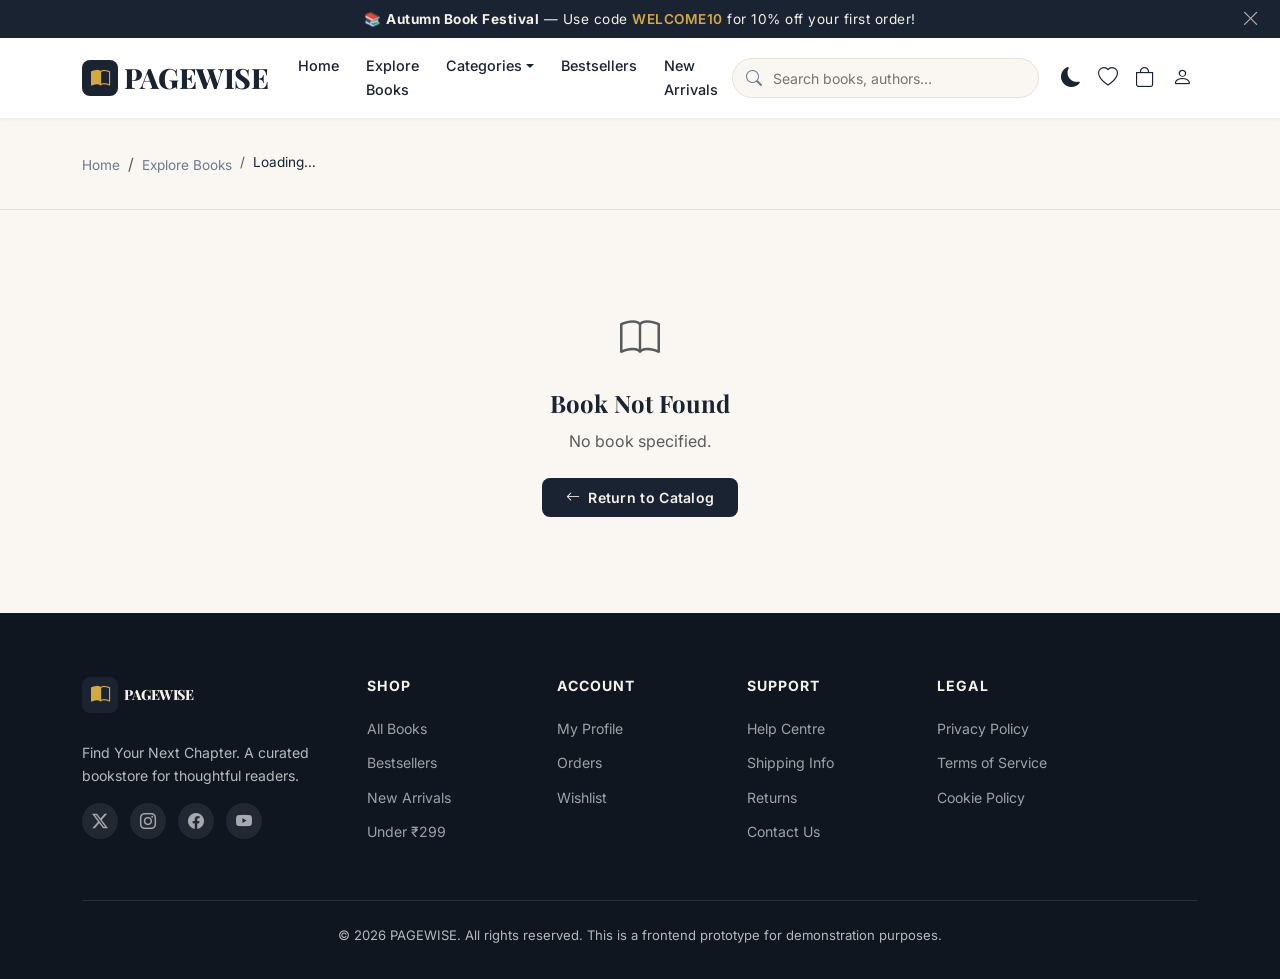
<file: book-details.html>
<!DOCTYPE html>
<html lang="en">
<head>
  <meta charset="UTF-8">
  <meta name="viewport" content="width=device-width, initial-scale=1.0">
  <title>Book Details — PAGEWISE | Premium Online Bookstore</title>
  <meta name="description" content="View book details, synopsis, author biography, reader reviews, and order online with PAGEWISE.">
  <link rel="icon" href="data:image/svg+xml,<svg xmlns='http://www.w3.org/2000/svg' viewBox='0 0 100 100'><rect rx='18' width='100' height='100' fill='%231A2332'/><text x='50' y='68' text-anchor='middle' font-size='52' font-family='serif' font-weight='bold' fill='%23D4A843'>P</text></svg>">
  <!-- Google Fonts -->
  <link rel="preconnect" href="https://fonts.googleapis.com">
  <link rel="preconnect" href="https://fonts.gstatic.com" crossorigin>
  <link href="https://fonts.googleapis.com/css2?family=Inter:wght@400;500;600;700&family=Playfair+Display:wght@600;700;800&display=swap" rel="stylesheet">
  <!-- Bootstrap 5 -->
  <link href="https://cdn.jsdelivr.net/npm/bootstrap@5.3.3/dist/css/bootstrap.min.css" rel="stylesheet">
  <link href="https://cdn.jsdelivr.net/npm/bootstrap-icons@1.11.3/font/bootstrap-icons.min.css" rel="stylesheet">
  <!-- VOOK -->
  <link href="css/style.css" rel="stylesheet">
</head>
<body>

  <!-- ═══ Announcement Bar ═══ -->
  <div class="announcement-bar" id="announcement-bar">
    <span>📚 <strong>Autumn Book Festival</strong> — Use code <a href="shop.html">WELCOME10</a> for 10% off your first order!</span>
    <button class="announcement-close" aria-label="Dismiss announcement"><i class="bi bi-x-lg"></i></button>
  </div>

  <!-- ═══ Navbar ═══ -->
  <nav class="navbar navbar-expand-lg vook-navbar" id="main-navbar">
    <div class="container">
      <a class="navbar-brand vook-logo" href="index.html">
        <span class="logo-icon"><i class="bi bi-book-half"></i></span>
        PAGEWISE
      </a>

      <div class="d-flex align-items-center gap-2 d-lg-none">
        <button class="nav-icon-btn dark-mode-toggle" aria-label="Toggle dark mode"><i class="bi bi-moon-fill"></i></button>
        <a href="wishlist.html" class="nav-icon-link" aria-label="Wishlist">
          <i class="bi bi-heart"></i>
          <span class="wishlist-badge" style="display:none">0</span>
        </a>
        <a href="cart.html" class="nav-icon-link" aria-label="Cart">
          <i class="bi bi-bag"></i>
          <span class="cart-badge" style="display:none">0</span>
        </a>
        <button class="navbar-toggler border-0" type="button" data-bs-toggle="collapse" data-bs-target="#navbarNav" aria-label="Toggle navigation">
          <span class="navbar-toggler-icon"></span>
        </button>
      </div>

      <div class="collapse navbar-collapse" id="navbarNav">
        <ul class="navbar-nav me-auto mb-2 mb-lg-0">
          <li class="nav-item"><a class="nav-link" href="index.html">Home</a></li>
          <li class="nav-item"><a class="nav-link" href="shop.html">Explore Books</a></li>
          <li class="nav-item dropdown">
            <a class="nav-link dropdown-toggle" href="#" data-bs-toggle="dropdown">Categories</a>
            <ul class="dropdown-menu" id="nav-categories-dropdown"></ul>
          </li>
          <li class="nav-item"><a class="nav-link" href="shop.html?sort=bestseller">Bestsellers</a></li>
          <li class="nav-item"><a class="nav-link" href="shop.html?sort=newest">New Arrivals</a></li>
        </ul>

        <div class="vook-search-wrap d-none d-lg-block me-3">
          <i class="bi bi-search vook-search-icon"></i>
          <input type="search" class="vook-search-input" placeholder="Search books, authors…" aria-label="Search books">
        </div>

        <div class="d-none d-lg-flex align-items-center gap-1">
          <button class="nav-icon-btn dark-mode-toggle" aria-label="Toggle dark mode"><i class="bi bi-moon-fill"></i></button>
          <a href="wishlist.html" class="nav-icon-link" aria-label="Wishlist">
            <i class="bi bi-heart"></i>
            <span class="wishlist-badge" style="display:none">0</span>
          </a>
          <a href="cart.html" class="nav-icon-link" aria-label="Cart">
            <i class="bi bi-bag"></i>
            <span class="cart-badge" style="display:none">0</span>
          </a>
          <a href="profile.html" class="nav-icon-link" aria-label="Account">
            <i class="bi bi-person"></i>
          </a>
        </div>
      </div>
    </div>
  </nav>

  <!-- Mobile Search -->
  <div class="d-lg-none px-3 py-2 bg-white border-bottom" style="position:sticky;top:var(--navbar-height);z-index:1035">
    <div class="vook-search-wrap w-100">
      <i class="bi bi-search vook-search-icon"></i>
      <input type="search" class="vook-search-input" placeholder="Search books, authors…" aria-label="Search books">
    </div>
  </div>

  <!-- Breadcrumbs -->
  <section class="py-3 border-bottom" style="background:var(--vook-cream-light)">
    <div class="container">
      <nav aria-label="breadcrumb">
        <ol class="breadcrumb vook-breadcrumb mb-0" id="book-breadcrumbs">
          <li class="breadcrumb-item"><a href="index.html">Home</a></li>
          <li class="breadcrumb-item"><a href="shop.html">Explore Books</a></li>
          <li class="breadcrumb-item active" id="breadcrumb-title" aria-current="page">Loading…</li>
        </ol>
      </nav>
    </div>
  </section>

  <!-- ═══ Book Details Section ═══ -->
  <main class="section-padding py-5">
    <div class="container" id="book-detail-container">
      <!-- Loading Skeleton or Not Found -->
      <div class="text-center py-5" id="book-loading-state">
        <div class="spinner-border text-primary" role="status">
          <span class="visually-hidden">Loading book details...</span>
        </div>
        <p class="mt-3 text-muted">Retrieving book information…</p>
      </div>
    </div>
  </main>

  <!-- ═══ Recommended / Similar Books ═══ -->
  <section class="section-padding section-bg-alt border-top" id="similar-section" style="display:none">
    <div class="container">
      <div class="d-flex justify-content-between align-items-end mb-3">
        <div>
          <h2 class="section-title mb-1">Readers Also Enjoyed</h2>
          <div class="section-divider"></div>
          <p class="section-subtitle mb-0">Hand-picked recommendations based on this genre.</p>
        </div>
        <a href="shop.html" class="btn btn-ghost">View All <i class="bi bi-arrow-right"></i></a>
      </div>
      <div class="row row-cols-2 row-cols-md-4 g-3" id="similar-books-grid">
        <!-- Filled by JS -->
      </div>
    </div>
  </section>

  <!-- ═══ Recently Viewed Books ═══ -->
  <section class="section-padding border-top" id="recently-viewed-section" style="display:none">
    <div class="container">
      <h3 class="fw-heading h4 mb-3">Recently Viewed</h3>
      <div class="book-scroll-row" id="recently-viewed-row">
        <!-- Filled by JS -->
      </div>
    </div>
  </section>

  <!-- ═══ Write Review Modal (Simulated) ═══ -->
  <div class="modal fade" id="reviewModal" tabindex="-1" aria-label="Write a Review">
    <div class="modal-dialog modal-dialog-centered">
      <div class="modal-content">
        <div class="modal-header">
          <h5 class="modal-title fw-heading">Write a Review</h5>
          <button type="button" class="btn-close" data-bs-dismiss="modal" aria-label="Close"></button>
        </div>
        <div class="modal-body">
          <form id="write-review-form">
            <div class="mb-3">
              <label class="form-label">Your Rating</label>
              <div class="rating-select d-flex gap-2 fs-4 text-warning cursor-pointer" id="star-rating-input">
                <i class="bi bi-star" data-val="1"></i>
                <i class="bi bi-star" data-val="2"></i>
                <i class="bi bi-star" data-val="3"></i>
                <i class="bi bi-star" data-val="4"></i>
                <i class="bi bi-star" data-val="5"></i>
              </div>
              <input type="hidden" id="review-stars-val" value="5">
            </div>
            <div class="mb-3">
              <label class="form-label" for="review-title">Review Headline</label>
              <input type="text" class="form-control" id="review-title" placeholder="e.g. Masterpiece of storytelling" required>
            </div>
            <div class="mb-3">
              <label class="form-label" for="review-body">Your Review</label>
              <textarea class="form-control" id="review-body" rows="4" placeholder="What did you like or dislike about this book?" required></textarea>
            </div>
            <button type="submit" class="btn btn-vook w-100">Submit Review</button>
            <p class="text-center mt-2 sample-data-label">Simulated review submission for the local prototype.</p>
          </form>
        </div>
      </div>
    </div>
  </div>

  <!-- ═══ Footer ═══ -->
  <footer class="vook-footer">
    <div class="container">
      <div class="row g-4">
        <div class="col-lg-3 col-md-6">
          <a class="vook-logo mb-3 d-inline-flex" href="index.html" style="color:var(--vook-cream)!important">
            <span class="logo-icon"><i class="bi bi-book-half"></i></span> PAGEWISE
          </a>
          <p style="font-size:0.88rem;margin-top:0.75rem">Find Your Next Chapter. A curated bookstore for thoughtful readers.</p>
          <div class="footer-social mt-3">
            <a href="#" aria-label="Twitter"><i class="bi bi-twitter-x"></i></a>
            <a href="#" aria-label="Instagram"><i class="bi bi-instagram"></i></a>
            <a href="#" aria-label="Facebook"><i class="bi bi-facebook"></i></a>
            <a href="#" aria-label="YouTube"><i class="bi bi-youtube"></i></a>
          </div>
        </div>
        <div class="col-lg-2 col-md-6 col-6">
          <h6>Shop</h6>
          <ul class="footer-links">
            <li><a href="shop.html">All Books</a></li>
            <li><a href="shop.html?sort=bestseller">Bestsellers</a></li>
            <li><a href="shop.html?sort=newest">New Arrivals</a></li>
            <li><a href="shop.html?filter=under299">Under ₹299</a></li>
          </ul>
        </div>
        <div class="col-lg-2 col-md-6 col-6">
          <h6>Account</h6>
          <ul class="footer-links">
            <li><a href="profile.html">My Profile</a></li>
            <li><a href="orders.html">Orders</a></li>
            <li><a href="wishlist.html">Wishlist</a></li>
          </ul>
        </div>
        <div class="col-lg-2 col-md-6 col-6">
          <h6>Support</h6>
          <ul class="footer-links">
            <li><a href="#">Help Centre</a></li>
            <li><a href="#">Shipping Info</a></li>
            <li><a href="#">Returns</a></li>
            <li><a href="#">Contact Us</a></li>
          </ul>
        </div>
        <div class="col-lg-3 col-md-6 col-6">
          <h6>Legal</h6>
          <ul class="footer-links">
            <li><a href="#">Privacy Policy</a></li>
            <li><a href="#">Terms of Service</a></li>
            <li><a href="#">Cookie Policy</a></li>
          </ul>
        </div>
      </div>
      <div class="footer-bottom text-center">
        <p class="mb-0">&copy; 2026 PAGEWISE. All rights reserved. This is a frontend prototype for demonstration purposes.</p>
      </div>
    </div>
  </footer>

  <!-- ═══ Mobile Bottom Navigation ═══ -->
  <nav class="mobile-bottom-nav" id="mobile-bottom-nav">
    <a href="index.html" class="mobile-nav-item" aria-label="Home">
      <i class="bi bi-house"></i> <span>Home</span>
    </a>
    <a href="shop.html" class="mobile-nav-item" aria-label="Explore">
      <i class="bi bi-compass"></i> <span>Explore</span>
    </a>
    <a href="wishlist.html" class="mobile-nav-item" aria-label="Wishlist">
      <i class="bi bi-heart"></i> <span>Wishlist</span>
      <span class="wishlist-badge" style="display:none;position:absolute;top:2px;right:calc(50% - 18px)">0</span>
    </a>
    <a href="cart.html" class="mobile-nav-item" aria-label="Cart">
      <i class="bi bi-bag"></i> <span>Cart</span>
      <span class="cart-badge" style="display:none;position:absolute;top:2px;right:calc(50% - 18px)">0</span>
    </a>
    <a href="profile.html" class="mobile-nav-item" aria-label="Profile">
      <i class="bi bi-person"></i> <span>Profile</span>
    </a>
  </nav>

  <!-- Auth Modal -->
  <div class="modal fade" id="authModal" tabindex="-1" aria-label="Sign In or Register">
    <div class="modal-dialog modal-dialog-centered">
      <div class="modal-content">
        <div class="modal-header border-0 pb-0">
          <h5 class="modal-title fw-heading">Welcome to PAGEWISE</h5>
          <button type="button" class="btn-close" data-bs-dismiss="modal" aria-label="Close"></button>
        </div>
        <div class="modal-body">
          <ul class="nav auth-tabs mb-3 justify-content-center" role="tablist">
            <li class="nav-item"><button class="nav-link active" data-bs-toggle="tab" data-bs-target="#signin-tab">Sign In</button></li>
            <li class="nav-item"><button class="nav-link" data-bs-toggle="tab" data-bs-target="#register-tab">Register</button></li>
          </ul>
          <div class="tab-content">
            <div class="tab-pane fade show active" id="signin-tab">
              <form id="signin-form">
                <div class="mb-3">
                  <label class="form-label" for="signin-email">Email</label>
                  <input type="email" class="form-control" id="signin-email" placeholder="you@example.com" required>
                </div>
                <div class="mb-3">
                  <label class="form-label" for="signin-password">Password</label>
                  <input type="password" class="form-control" id="signin-password" placeholder="Enter password" required>
                </div>
                <button type="submit" class="btn btn-vook w-100">Sign In</button>
                <p class="text-center mt-3 sample-data-label">This is a simulated sign-in for the local prototype. No real authentication occurs.</p>
              </form>
            </div>
            <div class="tab-pane fade" id="register-tab">
              <form id="register-form">
                <div class="mb-3">
                  <label class="form-label" for="reg-name">Full Name</label>
                  <input type="text" class="form-control" id="reg-name" placeholder="Your name" required>
                </div>
                <div class="mb-3">
                  <label class="form-label" for="reg-email">Email</label>
                  <input type="email" class="form-control" id="reg-email" placeholder="you@example.com" required>
                </div>
                <div class="mb-3">
                  <label class="form-label" for="reg-password">Password</label>
                  <input type="password" class="form-control" id="reg-password" placeholder="Create password" required minlength="6">
                </div>
                <button type="submit" class="btn btn-vook w-100">Create Account</button>
                <p class="text-center mt-3 sample-data-label">This is a simulated registration. Production use requires a trusted backend for authentication.</p>
              </form>
            </div>
          </div>
        </div>
      </div>
    </div>
  </div>

  <!-- Scripts -->
  <script src="https://cdn.jsdelivr.net/npm/bootstrap@5.3.3/dist/js/bootstrap.bundle.min.js"></script>
  <script src="js/data.js"></script>
  <script src="js/app.js"></script>
  <script>
    document.addEventListener('DOMContentLoaded', () => {
      // Navbar categories
      const catDropdown = document.getElementById('nav-categories-dropdown');
      if (catDropdown) {
        CATEGORIES.forEach(cat => {
          const li = document.createElement('li');
          li.innerHTML = `<a class="dropdown-item" href="shop.html?category=${cat.id}"><i class="bi ${cat.icon} me-2"></i>${cat.name}</a>`;
          catDropdown.appendChild(li);
        });
      }

      // Read ID from URL
      const params = new URLSearchParams(window.location.search);
      const bookId = params.get('id');
      const container = document.getElementById('book-detail-container');

      if (!bookId) {
        renderNotFound('No book specified.');
        return;
      }

      const book = getBookById(bookId);
      if (!book) {
        renderNotFound('The book you are looking for could not be found.');
        return;
      }

      // Add to recently viewed
      addRecentlyViewed(book.id);

      // Page Title & Meta
      document.title = `${book.title} by ${book.author} — PAGEWISE`;
      const descMeta = document.querySelector('meta[name="description"]');
      if (descMeta) descMeta.content = book.description.substring(0, 150) + '...';

      // Update Breadcrumbs
      const bcTitle = document.getElementById('breadcrumb-title');
      if (bcTitle) bcTitle.textContent = book.title;
      const bcList = document.getElementById('book-breadcrumbs');
      if (bcList) {
        const catObj = CATEGORIES.find(c => c.id === book.category);
        const catName = catObj ? catObj.name : book.category;
        const catLi = document.createElement('li');
        catLi.className = 'breadcrumb-item';
        catLi.innerHTML = `<a href="shop.html?category=${book.category}">${catName}</a>`;
        bcList.insertBefore(catLi, bcTitle);
      }

      // Check stock
      const stock = getStock(book.id);
      const isOutOfStock = stock <= 0;
      const discount = Math.round(((book.originalPrice - book.sellingPrice) / book.originalPrice) * 100);
      const isWish = isWishlisted(book.id);

      // Render Book Detail
      container.innerHTML = `
        <div class="row g-5">
          <!-- Left Column: Cover & Badges -->
          <div class="col-lg-5">
            <div class="position-sticky" style="top: 100px;">
              <div class="book-detail-cover-wrap p-4 bg-white rounded-3 shadow-sm border text-center position-relative">
                <img src="${book.cover}" alt="${book.title}" class="img-fluid rounded shadow book-detail-cover" 
                     onerror="this.src='https://placehold.co/400x600/1a2332/f5f0e8?text=${encodeURIComponent(book.title)}'"
                     style="max-height: 480px; width: auto; object-fit: cover;">
                
                <button class="wishlist-btn position-absolute top-0 end-0 m-3 ${isWish ? 'active' : ''}" 
                        onclick="handleWishlistToggle('${book.id}', this)" 
                        title="${isWish ? 'Remove from Wishlist' : 'Add to Wishlist'}"
                        style="width: 44px; height: 44px; font-size: 1.25rem;">
                  <i class="bi ${isWish ? 'bi-heart-fill' : 'bi-heart'}"></i>
                </button>

                ${book.isBestseller ? '<span class="badge bg-danger position-absolute top-0 start-0 m-3 px-3 py-2"><i class="bi bi-award me-1"></i> Bestseller</span>' : ''}
              </div>

              <!-- Fast Shipping Perks Card -->
              <div class="card mt-4 border-0 bg-light p-3">
                <div class="d-flex align-items-center gap-3 mb-2">
                  <i class="bi bi-truck text-accent fs-4"></i>
                  <div>
                    <div class="fw-semibold small">Free Express Delivery</div>
                    <div class="text-muted" style="font-size:0.8rem">On eligible orders over ₹499</div>
                  </div>
                </div>
                <div class="d-flex align-items-center gap-3 mb-2">
                  <i class="bi bi-shield-check text-accent fs-4"></i>
                  <div>
                    <div class="fw-semibold small">100% Genuine Guaranteed</div>
                    <div class="text-muted" style="font-size:0.8rem">Original publisher direct editions</div>
                  </div>
                </div>
                <div class="d-flex align-items-center gap-3">
                  <i class="bi bi-arrow-repeat text-accent fs-4"></i>
                  <div>
                    <div class="fw-semibold small">7-Day Easy Returns</div>
                    <div class="text-muted" style="font-size:0.8rem">No questions asked return policy</div>
                  </div>
                </div>
              </div>
            </div>
          </div>

          <!-- Right Column: Info & Actions -->
          <div class="col-lg-7">
            <span class="badge text-bg-secondary text-uppercase mb-2" style="letter-spacing:1px; font-size:0.75rem">${book.category}</span>
            <h1 class="display-6 fw-heading mb-2">${book.title}</h1>
            <p class="fs-5 text-muted mb-3">By <a href="shop.html?search=${encodeURIComponent(book.author)}" class="text-decoration-none fw-semibold text-dark">${book.author}</a></p>

            <!-- Rating & Reviews -->
            <div class="d-flex align-items-center gap-2 mb-4">
              <span class="text-warning fs-5">${renderStars(book.rating)}</span>
              <span class="fw-bold">${book.rating.toFixed(1)}</span>
              <span class="text-muted">(${book.reviewCount.toLocaleString('en-IN')} ratings)</span>
              <span class="mx-2 text-muted">•</span>
              <a href="#reviews-section" class="text-decoration-none small text-accent">Read customer reviews</a>
            </div>

            <!-- Price Card -->
            <div class="p-3 rounded-3 bg-light border mb-4">
              <div class="d-flex align-items-baseline gap-3">
                <span class="h2 fw-bold text-accent mb-0">₹${book.sellingPrice}</span>
                ${discount > 0 ? `
                  <span class="text-decoration-line-through text-muted fs-5">₹${book.originalPrice}</span>
                  <span class="badge bg-success-subtle text-success border border-success-subtle px-2 py-1">${discount}% OFF</span>
                ` : ''}
              </div>
              <div class="mt-2 text-muted small d-flex align-items-center gap-2">
                <i class="bi bi-shield-check text-success"></i>
                <span>Inclusive of all taxes • 100% Genuine publisher original</span>
              </div>
            </div>

            <!-- Format Selector -->
            <div class="mb-4">
              <label class="form-label fw-semibold mb-2">Available Formats</label>
              <div class="d-flex flex-wrap gap-2" id="format-options">
                ${(book.formats || ['Paperback']).map((fmt, idx) => `
                  <button type="button" class="btn btn-outline-dark btn-sm rounded-pill px-3 py-2 format-btn ${idx === 0 ? 'active' : ''}" 
                          onclick="selectFormat(this, '${fmt}')">
                    <i class="bi ${fmt === 'hardcover' ? 'bi-book-half' : fmt === 'ebook' ? 'bi-tablet' : 'bi-book'} me-1"></i>
                    ${fmt.charAt(0).toUpperCase() + fmt.slice(1)}
                  </button>
                `).join('')}
              </div>
            </div>

            <!-- Stock Status -->
            <div class="mb-4">
              ${isOutOfStock ? `
                <div class="alert alert-danger py-2 px-3 d-inline-block small mb-0">
                  <i class="bi bi-x-circle me-1"></i> <strong>Out of Stock</strong> — Check back soon
                </div>
              ` : stock <= 5 ? `
                <div class="alert alert-warning py-2 px-3 d-inline-block small mb-0">
                  <i class="bi bi-exclamation-triangle me-1"></i> Only <strong>${stock} copies</strong> left in stock!
                </div>
              ` : `
                <div class="text-success small fw-semibold">
                  <i class="bi bi-check-circle-fill me-1"></i> In Stock (${stock} available)
                </div>
              `}
            </div>

            <!-- Quantity & Purchase Actions -->
            <div class="d-flex flex-wrap align-items-center gap-3 mb-5">
              <div class="quantity-control" style="width: 130px;">
                <button type="button" class="btn btn-sm btn-outline-secondary px-2" onclick="adjustQty(-1)" ${isOutOfStock ? 'disabled' : ''}>-</button>
                <input type="number" id="book-qty" class="form-control form-control-sm text-center mx-1" value="1" min="1" max="${stock || 1}" ${isOutOfStock ? 'disabled' : ''} readonly>
                <button type="button" class="btn btn-sm btn-outline-secondary px-2" onclick="adjustQty(1)" ${isOutOfStock ? 'disabled' : ''}>+</button>
              </div>

              <button class="btn btn-vook btn-lg px-4 flex-grow-1" onclick="handleAddToCart('${book.id}')" ${isOutOfStock ? 'disabled' : ''}>
                <i class="bi bi-bag-plus me-2"></i> Add to Cart
              </button>

              <button class="btn btn-outline-vook btn-lg px-4" onclick="handleBuyNow('${book.id}')" ${isOutOfStock ? 'disabled' : ''}>
                Buy Now
              </button>
            </div>

            <!-- Book Synopsis -->
            <div class="mb-4">
              <h4 class="fw-heading mb-3">Overview</h4>
              <p class="text-secondary leading-relaxed" style="line-height:1.75; font-size:1.05rem">
                ${book.description}
              </p>
            </div>

            <!-- Author Bio -->
            <div class="p-4 bg-light rounded-3 mb-4 border">
              <h5 class="fw-heading mb-2"><i class="bi bi-feather me-2 text-accent"></i>About ${book.author}</h5>
              <p class="text-muted mb-0 small" style="line-height:1.6">
                ${book.authorBio || `${book.author} is an acclaimed author celebrated internationally for insightful and transformative work in ${book.category}.`}
              </p>
            </div>

            <!-- Specifications Table -->
            <div class="mb-5">
              <h5 class="fw-heading mb-3">Book Details</h5>
              <div class="table-responsive">
                <table class="table table-bordered table-sm small">
                  <tbody>
                    <tr><th class="bg-light" style="width:35%">ISBN-13</th><td>${book.isbn}</td></tr>
                    <tr><th class="bg-light">Publisher</th><td>${book.publisher}</td></tr>
                    <tr><th class="bg-light">Publication Date</th><td>${new Date(book.publishDate).toLocaleDateString('en-IN', { year:'numeric', month:'long', day:'numeric' })}</td></tr>
                    <tr><th class="bg-light">Pages</th><td>${book.pageCount} pages</td></tr>
                    <tr><th class="bg-light">Language</th><td>${book.language || 'English'}</td></tr>
                    <tr><th class="bg-light">Dimensions</th><td>${book.dimensions || '5.5 x 8.5 inches'}</td></tr>
                  </tbody>
                </table>
              </div>
            </div>

            <!-- Reviews Section -->
            <div id="reviews-section" class="pt-4 border-top">
              <div class="d-flex justify-content-between align-items-center mb-4">
                <div>
                  <h4 class="fw-heading mb-1">Customer Reviews</h4>
                  <div class="small text-muted">Overall rating ${book.rating.toFixed(1)} out of 5 (${book.reviewCount} total reviews)</div>
                </div>
                <button class="btn btn-outline-dark btn-sm" data-bs-toggle="modal" data-bs-target="#reviewModal">
                  <i class="bi bi-pencil me-1"></i> Write a Review
                </button>
              </div>

              <!-- Sample Reviews List -->
              <div class="reviews-list d-flex flex-column gap-3" id="book-reviews-container">
                <div class="card border-0 bg-light p-3">
                  <div class="d-flex justify-content-between align-items-center mb-2">
                    <span class="fw-semibold small">Aditi Sharma <span class="badge bg-secondary-subtle text-secondary ms-1">Verified Reader</span></span>
                    <span class="text-warning small">★★★★★</span>
                  </div>
                  <h6 class="fw-bold mb-1 small">Could not put it down!</h6>
                  <p class="text-muted small mb-0">An absolute masterpiece. Beautifully packaged by PAGEWISE, delivered promptly in pristine condition. Highly recommended to anyone who loves deep, reflective reads.</p>
                </div>

                <div class="card border-0 bg-light p-3">
                  <div class="d-flex justify-content-between align-items-center mb-2">
                    <span class="fw-semibold small">Vikram Malhotra <span class="badge bg-secondary-subtle text-secondary ms-1">Verified Reader</span></span>
                    <span class="text-warning small">★★★★☆</span>
                  </div>
                  <h6 class="fw-bold mb-1 small">Thought-provoking and beautifully written</h6>
                  <p class="text-muted small mb-0">The concepts discussed here stayed with me for weeks. Essential reading for every bookshelf.</p>
                </div>
              </div>
            </div>

          </div>
        </div>
      `;

      // Render Similar Books (Same category)
      const allBooks = getBooks();
      const similar = allBooks.filter(b => b.category === book.category && b.id !== book.id).slice(0, 4);
      if (similar.length > 0) {
        const simSection = document.getElementById('similar-section');
        const simGrid = document.getElementById('similar-books-grid');
        simGrid.innerHTML = similar.map(b => renderBookCard(b)).join('');
        simSection.style.display = 'block';
      }

      // Render Recently Viewed Books
      renderRecentlyViewedRow(book.id);
    });

    // Quantity adjuster
    window.adjustQty = function(change) {
      const input = document.getElementById('book-qty');
      if (!input) return;
      let val = parseInt(input.value, 10) || 1;
      const max = parseInt(input.getAttribute('max'), 10) || 10;
      val = Math.max(1, Math.min(max, val + change));
      input.value = val;
    };

    // Format selection
    window.selectFormat = function(btn, format) {
      document.querySelectorAll('.format-btn').forEach(b => b.classList.remove('active'));
      btn.classList.add('active');
    };

    // Add to cart with quantity
    window.handleAddToCart = function(bookId) {
      const qtyInput = document.getElementById('book-qty');
      const qty = qtyInput ? parseInt(qtyInput.value, 10) || 1 : 1;
      addToCart(bookId, qty);
    };

    // Buy now (add to cart and redirect to checkout)
    window.handleBuyNow = function(bookId) {
      const qtyInput = document.getElementById('book-qty');
      const qty = qtyInput ? parseInt(qtyInput.value, 10) || 1 : 1;
      addToCart(bookId, qty);
      window.location.href = 'checkout.html';
    };

    // Wishlist toggle handler
    window.handleWishlistToggle = function(bookId, btn) {
      toggleWishlist(bookId);
      const active = isWishlisted(bookId);
      btn.classList.toggle('active', active);
      const icon = btn.querySelector('i');
      if (icon) {
        icon.className = active ? 'bi bi-heart-fill' : 'bi bi-heart';
      }
    };

    // Not found state
    function renderNotFound(msg) {
      const container = document.getElementById('book-detail-container');
      container.innerHTML = `
        <div class="empty-state text-center py-5">
          <div class="empty-state-icon fs-1 text-muted mb-3"><i class="bi bi-book"></i></div>
          <h3 class="fw-heading">Book Not Found</h3>
          <p class="text-muted mb-4">${msg}</p>
          <a href="shop.html" class="btn btn-vook"><i class="bi bi-arrow-left me-1"></i> Return to Catalog</a>
        </div>
      `;
    }

    // Recently viewed row
    function renderRecentlyViewedRow(currentId) {
      const recentIds = getRecentlyViewed().filter(id => id !== currentId);
      if (recentIds.length === 0) return;
      const recentBooks = recentIds.map(id => getBookById(id)).filter(Boolean).slice(0, 8);
      if (recentBooks.length === 0) return;

      const sec = document.getElementById('recently-viewed-section');
      const row = document.getElementById('recently-viewed-row');
      row.innerHTML = recentBooks.map(b => {
        const card = renderBookCard(b);
        const temp = document.createElement('div');
        temp.innerHTML = card;
        const inner = temp.querySelector('.col');
        return `<div class="book-scroll-item">${inner ? inner.innerHTML : card}</div>`;
      }).join('');
      sec.style.display = 'block';
    }

    // Write review form handler
    const revForm = document.getElementById('write-review-form');
    if (revForm) {
      // Star selection
      const starInputs = document.querySelectorAll('#star-rating-input i');
      starInputs.forEach(star => {
        star.addEventListener('click', () => {
          const val = parseInt(star.dataset.val, 10);
          document.getElementById('review-stars-val').value = val;
          starInputs.forEach(s => {
            const sVal = parseInt(s.dataset.val, 10);
            s.className = sVal <= val ? 'bi bi-star-fill' : 'bi bi-star';
          });
        });
      });

      revForm.addEventListener('submit', (e) => {
        e.preventDefault();
        const headline = document.getElementById('review-title').value;
        const body = document.getElementById('review-body').value;
        const rating = parseInt(document.getElementById('review-stars-val').value, 10) || 5;
        const user = ensureUser();

        // Prepend review to reviews container
        const revContainer = document.getElementById('book-reviews-container');
        if (revContainer) {
          const div = document.createElement('div');
          div.className = 'card border-0 bg-light p-3';
          div.innerHTML = `
            <div class="d-flex justify-content-between align-items-center mb-2">
              <span class="fw-semibold small">${user.name || 'Anonymous Reader'} <span class="badge bg-secondary-subtle text-secondary ms-1">Verified Reader</span></span>
              <span class="text-warning small">${'★'.repeat(rating) + '☆'.repeat(5 - rating)}</span>
            </div>
            <h6 class="fw-bold mb-1 small">${headline}</h6>
            <p class="text-muted small mb-0">${body}</p>
          `;
          revContainer.prepend(div);
        }

        bootstrap.Modal.getInstance(document.getElementById('reviewModal'))?.hide();
        revForm.reset();
        showToast('Review submitted! Thank you for sharing your feedback.', 'success');
      });
    }
  </script>
</body>
</html>
</file>
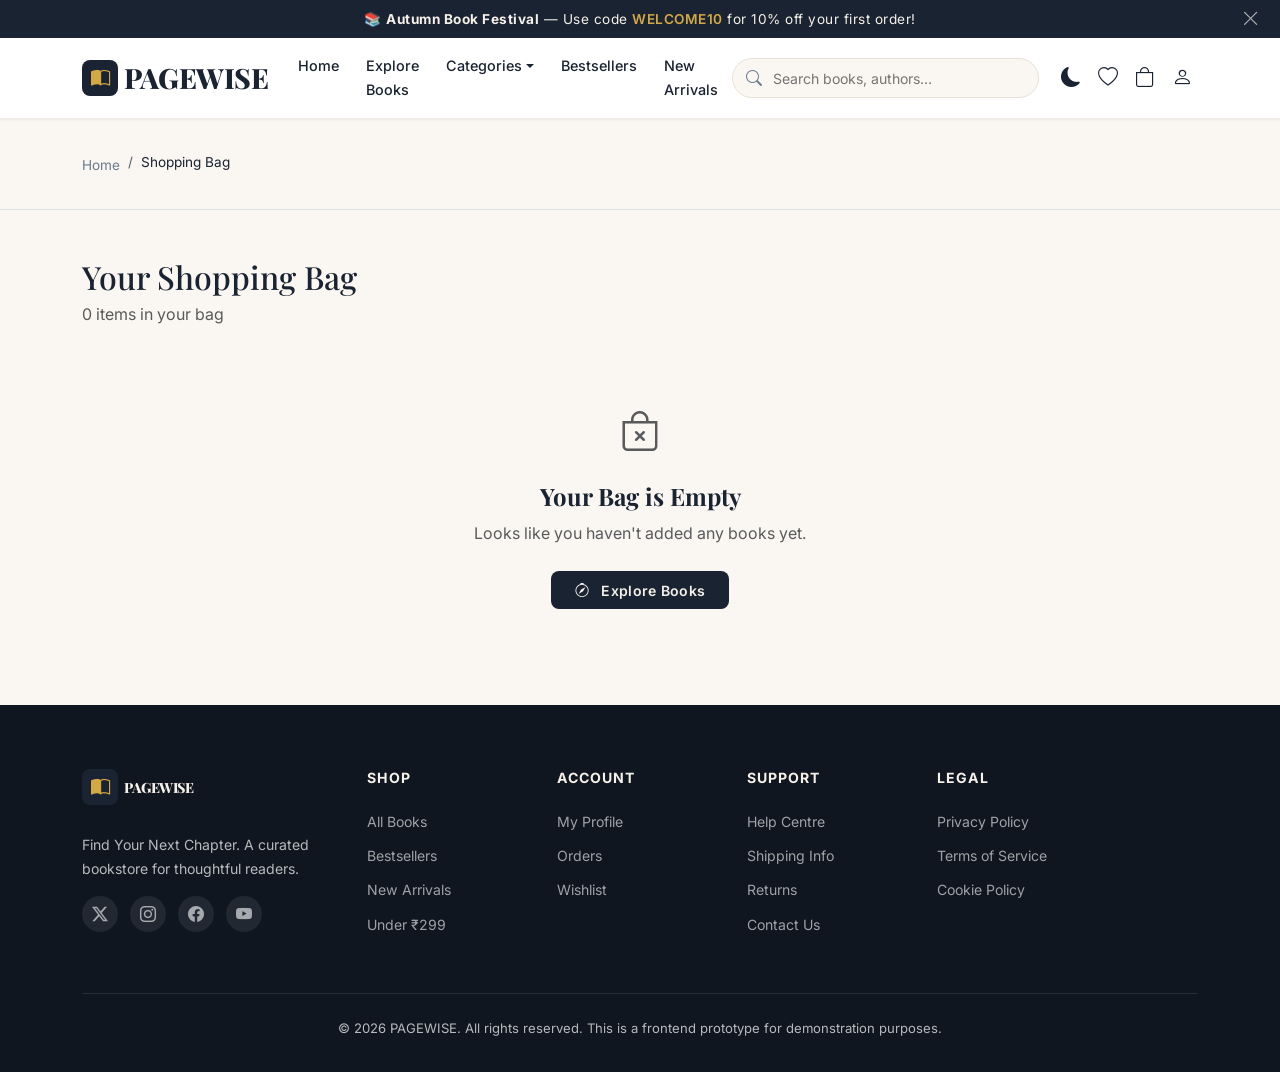
<file: cart.html>
<!DOCTYPE html>
<html lang="en">
<head>
  <meta charset="UTF-8">
  <meta name="viewport" content="width=device-width, initial-scale=1.0">
  <title>Shopping Cart — PAGEWISE | Premium Online Bookstore</title>
  <meta name="description" content="Review your selected books, apply discount coupons, and proceed to checkout with PAGEWISE.">
  <link rel="icon" href="data:image/svg+xml,<svg xmlns='http://www.w3.org/2000/svg' viewBox='0 0 100 100'><rect rx='18' width='100' height='100' fill='%231A2332'/><text x='50' y='68' text-anchor='middle' font-size='52' font-family='serif' font-weight='bold' fill='%23D4A843'>P</text></svg>">
  <!-- Google Fonts -->
  <link rel="preconnect" href="https://fonts.googleapis.com">
  <link rel="preconnect" href="https://fonts.gstatic.com" crossorigin>
  <link href="https://fonts.googleapis.com/css2?family=Inter:wght@400;500;600;700&family=Playfair+Display:wght@600;700;800&display=swap" rel="stylesheet">
  <!-- Bootstrap 5 -->
  <link href="https://cdn.jsdelivr.net/npm/bootstrap@5.3.3/dist/css/bootstrap.min.css" rel="stylesheet">
  <link href="https://cdn.jsdelivr.net/npm/bootstrap-icons@1.11.3/font/bootstrap-icons.min.css" rel="stylesheet">
  <!-- VOOK -->
  <link href="css/style.css" rel="stylesheet">
</head>
<body>

  <!-- ═══ Announcement Bar ═══ -->
  <div class="announcement-bar" id="announcement-bar">
    <span>📚 <strong>Autumn Book Festival</strong> — Use code <a href="shop.html">WELCOME10</a> for 10% off your first order!</span>
    <button class="announcement-close" aria-label="Dismiss announcement"><i class="bi bi-x-lg"></i></button>
  </div>

  <!-- ═══ Navbar ═══ -->
  <nav class="navbar navbar-expand-lg vook-navbar" id="main-navbar">
    <div class="container">
      <a class="navbar-brand vook-logo" href="index.html">
        <span class="logo-icon"><i class="bi bi-book-half"></i></span>
        PAGEWISE
      </a>

      <div class="d-flex align-items-center gap-2 d-lg-none">
        <button class="nav-icon-btn dark-mode-toggle" aria-label="Toggle dark mode"><i class="bi bi-moon-fill"></i></button>
        <a href="wishlist.html" class="nav-icon-link" aria-label="Wishlist">
          <i class="bi bi-heart"></i>
          <span class="wishlist-badge" style="display:none">0</span>
        </a>
        <a href="cart.html" class="nav-icon-link active" aria-label="Cart">
          <i class="bi bi-bag"></i>
          <span class="cart-badge" style="display:none">0</span>
        </a>
        <button class="navbar-toggler border-0" type="button" data-bs-toggle="collapse" data-bs-target="#navbarNav" aria-label="Toggle navigation">
          <span class="navbar-toggler-icon"></span>
        </button>
      </div>

      <div class="collapse navbar-collapse" id="navbarNav">
        <ul class="navbar-nav me-auto mb-2 mb-lg-0">
          <li class="nav-item"><a class="nav-link" href="index.html">Home</a></li>
          <li class="nav-item"><a class="nav-link" href="shop.html">Explore Books</a></li>
          <li class="nav-item dropdown">
            <a class="nav-link dropdown-toggle" href="#" data-bs-toggle="dropdown">Categories</a>
            <ul class="dropdown-menu" id="nav-categories-dropdown"></ul>
          </li>
          <li class="nav-item"><a class="nav-link" href="shop.html?sort=bestseller">Bestsellers</a></li>
          <li class="nav-item"><a class="nav-link" href="shop.html?sort=newest">New Arrivals</a></li>
        </ul>

        <div class="vook-search-wrap d-none d-lg-block me-3">
          <i class="bi bi-search vook-search-icon"></i>
          <input type="search" class="vook-search-input" placeholder="Search books, authors…" aria-label="Search books">
        </div>

        <div class="d-none d-lg-flex align-items-center gap-1">
          <button class="nav-icon-btn dark-mode-toggle" aria-label="Toggle dark mode"><i class="bi bi-moon-fill"></i></button>
          <a href="wishlist.html" class="nav-icon-link" aria-label="Wishlist">
            <i class="bi bi-heart"></i>
            <span class="wishlist-badge" style="display:none">0</span>
          </a>
          <a href="cart.html" class="nav-icon-link active" aria-label="Cart">
            <i class="bi bi-bag"></i>
            <span class="cart-badge" style="display:none">0</span>
          </a>
          <a href="profile.html" class="nav-icon-link" aria-label="Account">
            <i class="bi bi-person"></i>
          </a>
        </div>
      </div>
    </div>
  </nav>

  <!-- Breadcrumbs -->
  <section class="py-3 border-bottom" style="background:var(--vook-cream-light)">
    <div class="container">
      <nav aria-label="breadcrumb">
        <ol class="breadcrumb vook-breadcrumb mb-0">
          <li class="breadcrumb-item"><a href="index.html">Home</a></li>
          <li class="breadcrumb-item active" aria-current="page">Shopping Bag</li>
        </ol>
      </nav>
    </div>
  </section>

  <!-- ═══ Cart Main Section ═══ -->
  <main class="section-padding py-5">
    <div class="container">
      <div class="d-flex justify-content-between align-items-baseline mb-4">
        <div>
          <h1 class="h2 fw-heading mb-1">Your Shopping Bag</h1>
          <p class="text-muted mb-0" id="cart-item-count-label">Review your items</p>
        </div>
        <button class="btn btn-ghost text-danger btn-sm" id="clear-cart-btn" onclick="handleClearCart()" style="display:none">
          <i class="bi bi-trash3 me-1"></i> Clear Cart
        </button>
      </div>

      <!-- Free Shipping Meter -->
      <div class="card border-0 bg-light p-3 mb-4 shadow-sm" id="shipping-meter-card" style="display:none">
        <div class="d-flex justify-content-between small fw-semibold mb-1">
          <span id="shipping-meter-text"><i class="bi bi-truck text-accent me-1"></i> Add items for FREE delivery</span>
          <span id="shipping-meter-pct">0%</span>
        </div>
        <div class="progress" style="height: 6px;">
          <div class="progress-bar bg-accent" id="shipping-progress-bar" role="progressbar" style="width: 0%"></div>
        </div>
      </div>

      <!-- Cart Content (Filled by JS) -->
      <div id="cart-container">
        <!-- Spinner while loading -->
        <div class="text-center py-5">
          <div class="spinner-border text-primary" role="status"></div>
        </div>
      </div>
    </div>
  </main>

  <!-- ═══ Footer ═══ -->
  <footer class="vook-footer">
    <div class="container">
      <div class="row g-4">
        <div class="col-lg-3 col-md-6">
          <a class="vook-logo mb-3 d-inline-flex" href="index.html" style="color:var(--vook-cream)!important">
            <span class="logo-icon"><i class="bi bi-book-half"></i></span> PAGEWISE
          </a>
          <p style="font-size:0.88rem;margin-top:0.75rem">Find Your Next Chapter. A curated bookstore for thoughtful readers.</p>
          <div class="footer-social mt-3">
            <a href="#" aria-label="Twitter"><i class="bi bi-twitter-x"></i></a>
            <a href="#" aria-label="Instagram"><i class="bi bi-instagram"></i></a>
            <a href="#" aria-label="Facebook"><i class="bi bi-facebook"></i></a>
            <a href="#" aria-label="YouTube"><i class="bi bi-youtube"></i></a>
          </div>
        </div>
        <div class="col-lg-2 col-md-6 col-6">
          <h6>Shop</h6>
          <ul class="footer-links">
            <li><a href="shop.html">All Books</a></li>
            <li><a href="shop.html?sort=bestseller">Bestsellers</a></li>
            <li><a href="shop.html?sort=newest">New Arrivals</a></li>
            <li><a href="shop.html?filter=under299">Under ₹299</a></li>
          </ul>
        </div>
        <div class="col-lg-2 col-md-6 col-6">
          <h6>Account</h6>
          <ul class="footer-links">
            <li><a href="profile.html">My Profile</a></li>
            <li><a href="orders.html">Orders</a></li>
            <li><a href="wishlist.html">Wishlist</a></li>
          </ul>
        </div>
        <div class="col-lg-2 col-md-6 col-6">
          <h6>Support</h6>
          <ul class="footer-links">
            <li><a href="#">Help Centre</a></li>
            <li><a href="#">Shipping Info</a></li>
            <li><a href="#">Returns</a></li>
            <li><a href="#">Contact Us</a></li>
          </ul>
        </div>
        <div class="col-lg-3 col-md-6 col-6">
          <h6>Legal</h6>
          <ul class="footer-links">
            <li><a href="#">Privacy Policy</a></li>
            <li><a href="#">Terms of Service</a></li>
            <li><a href="#">Cookie Policy</a></li>
          </ul>
        </div>
      </div>
      <div class="footer-bottom text-center">
        <p class="mb-0">&copy; 2026 PAGEWISE. All rights reserved. This is a frontend prototype for demonstration purposes.</p>
      </div>
    </div>
  </footer>

  <!-- ═══ Mobile Bottom Navigation ═══ -->
  <nav class="mobile-bottom-nav" id="mobile-bottom-nav">
    <a href="index.html" class="mobile-nav-item" aria-label="Home">
      <i class="bi bi-house"></i> <span>Home</span>
    </a>
    <a href="shop.html" class="mobile-nav-item" aria-label="Explore">
      <i class="bi bi-compass"></i> <span>Explore</span>
    </a>
    <a href="wishlist.html" class="mobile-nav-item" aria-label="Wishlist">
      <i class="bi bi-heart"></i> <span>Wishlist</span>
      <span class="wishlist-badge" style="display:none;position:absolute;top:2px;right:calc(50% - 18px)">0</span>
    </a>
    <a href="cart.html" class="mobile-nav-item active" aria-label="Cart">
      <i class="bi bi-bag"></i> <span>Cart</span>
      <span class="cart-badge" style="display:none;position:absolute;top:2px;right:calc(50% - 18px)">0</span>
    </a>
    <a href="profile.html" class="mobile-nav-item" aria-label="Profile">
      <i class="bi bi-person"></i> <span>Profile</span>
    </a>
  </nav>

  <!-- Scripts -->
  <script src="https://cdn.jsdelivr.net/npm/bootstrap@5.3.3/dist/js/bootstrap.bundle.min.js"></script>
  <script src="js/data.js"></script>
  <script src="js/app.js"></script>
  <script>
    // State for coupon
    let appliedCoupon = null; // { code, discount, coupon }

    document.addEventListener('DOMContentLoaded', () => {
      // Navbar categories
      const catDropdown = document.getElementById('nav-categories-dropdown');
      if (catDropdown) {
        CATEGORIES.forEach(cat => {
          const li = document.createElement('li');
          li.innerHTML = `<a class="dropdown-item" href="shop.html?category=${cat.id}"><i class="bi ${cat.icon} me-2"></i>${cat.name}</a>`;
          catDropdown.appendChild(li);
        });
      }

      // Check for saved coupon from session/storage if any
      const savedCoupon = sessionStorage.getItem('pagewise_applied_coupon') || sessionStorage.getItem('vook_applied_coupon');
      if (savedCoupon) {
        try { appliedCoupon = JSON.parse(savedCoupon); } catch(e){}
      }

      renderCart();

      // Listen for storage updates
      window.addEventListener('cartUpdated', () => renderCart());
    });

    function renderCart() {
      const cart = getCart();
      const container = document.getElementById('cart-container');
      const countLabel = document.getElementById('cart-item-count-label');
      const clearBtn = document.getElementById('clear-cart-btn');
      const meterCard = document.getElementById('shipping-meter-card');

      if (!cart || cart.length === 0) {
        if (countLabel) countLabel.textContent = '0 items in your bag';
        if (clearBtn) clearBtn.style.display = 'none';
        if (meterCard) meterCard.style.display = 'none';

        container.innerHTML = `
          <div class="empty-state text-center py-5">
            <div class="empty-state-icon fs-1 text-muted mb-3"><i class="bi bi-bag-x"></i></div>
            <h3 class="fw-heading">Your Bag is Empty</h3>
            <p class="text-muted mb-4">Looks like you haven't added any books yet.</p>
            <a href="shop.html" class="btn btn-vook btn-lg px-4"><i class="bi bi-compass me-2"></i> Explore Books</a>
          </div>
        `;
        return;
      }

      const totalItems = getCartCount();
      if (countLabel) countLabel.textContent = `${totalItems} book${totalItems > 1 ? 's' : ''} in your bag`;
      if (clearBtn) clearBtn.style.display = 'inline-block';

      const subtotal = getCartSubtotal();
      const origTotal = getCartOriginalTotal();
      const retailSavings = Math.max(0, origTotal - subtotal);

      // Shipping threshold calculation
      const freeThreshold = SHIPPING_CONFIG.freeThreshold;
      const isFreeShipping = subtotal >= freeThreshold;
      const shippingAmount = isFreeShipping ? 0 : SHIPPING_CONFIG.standardRate;
      const amountNeeded = Math.max(0, freeThreshold - subtotal);
      const shippingProgress = Math.min(100, Math.round((subtotal / freeThreshold) * 100));

      if (meterCard) {
        meterCard.style.display = 'block';
        const pBar = document.getElementById('shipping-progress-bar');
        const pText = document.getElementById('shipping-meter-text');
        const pPct = document.getElementById('shipping-meter-pct');
        if (pBar) pBar.style.width = `${shippingProgress}%`;
        if (pPct) pPct.textContent = `${shippingProgress}%`;
        if (pText) {
          pText.innerHTML = isFreeShipping
            ? `<i class="bi bi-check-circle-fill text-success me-1"></i> <strong>Congratulations!</strong> You have unlocked FREE Express Delivery.`
            : `<i class="bi bi-truck text-accent me-1"></i> Add <strong>₹${amountNeeded}</strong> more to qualify for <strong>FREE Express Delivery</strong>.`;
        }
      }

      // Re-validate coupon against current subtotal
      let couponDiscount = 0;
      if (appliedCoupon) {
        const valRes = applyCoupon(appliedCoupon.code, subtotal);
        if (valRes.valid) {
          appliedCoupon.discount = valRes.discount;
          couponDiscount = valRes.discount;
        } else {
          showToast(`Coupon removed: ${valRes.message}`, 'warning');
          appliedCoupon = null;
          sessionStorage.removeItem('pagewise_applied_coupon');
          sessionStorage.removeItem('vook_applied_coupon');
        }
      }

      const finalTotal = Math.max(0, roundMoney(subtotal - couponDiscount + shippingAmount));

      // Render Layout
      container.innerHTML = `
        <div class="row g-4">
          <!-- Items Column -->
          <div class="col-lg-8">
            <div class="card border-0 shadow-sm p-3 mb-4">
              <div class="table-responsive">
                <table class="table align-middle mb-0">
                  <thead class="table-light small">
                    <tr>
                      <th scope="col" style="min-width: 250px;">Book</th>
                      <th scope="col" class="text-center">Price</th>
                      <th scope="col" class="text-center" style="width: 140px;">Quantity</th>
                      <th scope="col" class="text-end">Total</th>
                      <th scope="col" style="width: 40px;"></th>
                    </tr>
                  </thead>
                  <tbody>
                    ${cart.map(item => {
                      const book = getBookById(item.bookId);
                      if (!book) return '';
                      const itemTotal = book.sellingPrice * item.qty;
                      const stock = getStock(book.id);
                      return `
                        <tr>
                          <td>
                            <div class="d-flex align-items-center gap-3">
                              <a href="book-details.html?id=${book.id}">
                                <img src="${book.cover}" alt="${book.title}" 
                                     class="rounded shadow-sm" 
                                     style="width: 54px; height: 78px; object-fit: cover;"
                                     onerror="this.src='https://placehold.co/100x150/1a2332/f5f0e8?text=PAGEWISE'">
                              </a>
                              <div>
                                <a href="book-details.html?id=${book.id}" class="text-decoration-none fw-semibold text-dark d-block">
                                  ${book.title}
                                </a>
                                <small class="text-muted d-block">${book.author}</small>
                                <span class="badge text-bg-light border text-uppercase" style="font-size:0.7rem">${book.formats ? book.formats[0] : 'Paperback'}</span>
                              </div>
                            </div>
                          </td>
                          <td class="text-center">
                            <span class="fw-semibold">₹${book.sellingPrice}</span>
                            ${book.originalPrice > book.sellingPrice ? `<div class="text-decoration-line-through text-muted small">₹${book.originalPrice}</div>` : ''}
                          </td>
                          <td class="text-center">
                            <div class="quantity-control mx-auto" style="width: 105px;">
                              <button type="button" class="btn btn-sm btn-outline-secondary px-2" onclick="handleUpdateQty('${book.id}', ${item.qty - 1})">-</button>
                              <input type="text" class="form-control form-control-sm text-center" value="${item.qty}" readonly>
                              <button type="button" class="btn btn-sm btn-outline-secondary px-2" onclick="handleUpdateQty('${book.id}', ${item.qty + 1})" ${item.qty >= stock ? 'disabled' : ''}>+</button>
                            </div>
                            ${item.qty >= stock ? '<div class="text-danger small mt-1" style="font-size:0.7rem">Max stock reached</div>' : ''}
                          </td>
                          <td class="text-end fw-bold text-accent">
                            ₹${itemTotal}
                          </td>
                          <td class="text-end">
                            <button class="btn btn-ghost text-danger btn-sm p-1" onclick="handleRemoveItem('${book.id}')" title="Remove item">
                              <i class="bi bi-x-lg"></i>
                            </button>
                          </td>
                        </tr>
                      `;
                    }).join('')}
                  </tbody>
                </table>
              </div>
            </div>

            <!-- Coupon Code & Guarantees Box -->
            <div class="row g-3">
              <div class="col-md-6">
                <div class="card border-0 bg-light p-3 h-100">
                  <h6 class="fw-semibold mb-2"><i class="bi bi-tag me-1 text-accent"></i> Apply Discount Coupon</h6>
                  <p class="text-muted small mb-3">Try <code>WELCOME10</code>, <code>PAGE50</code>, or <code>READER100</code></p>
                  <div class="input-group">
                    <input type="text" id="coupon-code-input" class="form-control" placeholder="Enter coupon code" value="${appliedCoupon ? appliedCoupon.code : ''}" ${appliedCoupon ? 'disabled' : ''}>
                    ${appliedCoupon ? `
                      <button class="btn btn-outline-danger" type="button" onclick="handleRemoveCoupon()">Remove</button>
                    ` : `
                      <button class="btn btn-vook" type="button" onclick="handleApplyCoupon()">Apply</button>
                    `}
                  </div>
                  ${appliedCoupon ? `
                    <div class="text-success small mt-2 fw-semibold">
                      <i class="bi bi-check-circle me-1"></i> Coupon "${appliedCoupon.code}" applied: You save ₹${couponDiscount}!
                    </div>
                  ` : ''}
                </div>
              </div>

              <!-- Buyer Protection & Delivery Perks -->
              <div class="col-md-6">
                <div class="card border-0 bg-light p-3 h-100">
                  <h6 class="fw-semibold mb-2"><i class="bi bi-shield-check me-1 text-success"></i> PAGEWISE Promise</h6>
                  <ul class="list-unstyled small text-muted mb-0 d-flex flex-column gap-2">
                    <li><i class="bi bi-check2 text-success me-2"></i><strong>100% Genuine</strong> publisher editions</li>
                    <li><i class="bi bi-check2 text-success me-2"></i><strong>Premium protective packaging</strong></li>
                    <li><i class="bi bi-check2 text-success me-2"></i><strong>7-Day Returns</strong> & fast support</li>
                  </ul>
                </div>
              </div>
            </div>
          </div>

          <!-- Summary Column -->
          <div class="col-lg-4">
            <div class="card border-0 shadow-sm p-4 sticky-top" style="top: 100px;">
              <h5 class="fw-heading mb-3">Order Summary</h5>
              
              <div class="d-flex justify-content-between mb-2">
                <span class="text-muted">Total MRP</span>
                <span>₹${origTotal}</span>
              </div>

              ${retailSavings > 0 ? `
                <div class="d-flex justify-content-between mb-2 text-success">
                  <span>Retail Savings</span>
                  <span>- ₹${retailSavings}</span>
                </div>
              ` : ''}

              <div class="d-flex justify-content-between mb-2">
                <span class="text-muted">Subtotal</span>
                <span>₹${subtotal}</span>
              </div>

              ${couponDiscount > 0 ? `
                <div class="d-flex justify-content-between mb-2 text-success">
                  <span>Coupon Discount (${appliedCoupon.code})</span>
                  <span>- ₹${couponDiscount}</span>
                </div>
              ` : ''}

              <div class="d-flex justify-content-between mb-3">
                <span class="text-muted">Estimated Shipping</span>
                <span>${shippingAmount === 0 ? '<span class="text-success fw-semibold">FREE</span>' : `₹${shippingAmount}`}</span>
              </div>

              <hr>

              <div class="d-flex justify-content-between align-items-baseline mb-3">
                <span class="h5 fw-bold mb-0">Total</span>
                <span class="h3 fw-bold text-accent mb-0">₹${finalTotal}</span>
              </div>

              <button class="btn btn-vook btn-lg w-100 mb-3" onclick="handleProceedCheckout()">
                Proceed to Checkout <i class="bi bi-arrow-right ms-1"></i>
              </button>

              <a href="shop.html" class="btn btn-ghost w-100 text-center small text-muted">
                <i class="bi bi-arrow-left me-1"></i> Continue Shopping
              </a>

              <!-- Security Badges -->
              <div class="mt-4 pt-3 border-top text-center text-muted small">
                <div class="d-flex justify-content-center gap-3 mb-1">
                  <span><i class="bi bi-shield-check text-success me-1"></i> SSL Secure</span>
                  <span><i class="bi bi-patch-check text-primary me-1"></i> Verified</span>
                </div>
                <div style="font-size:0.75rem; opacity:0.7">Guaranteed safe & secure checkout</div>
              </div>

            </div>
          </div>
        </div>
      `;
    }

    // Handlers
    window.handleUpdateQty = function(bookId, newQty) {
      updateCartQuantity(bookId, newQty);
      renderCart();
    };

    window.handleRemoveItem = function(bookId) {
      removeFromCart(bookId);
      renderCart();
    };

    window.handleClearCart = function() {
      if (confirm('Are you sure you want to remove all items from your bag?')) {
        clearCart();
        appliedCoupon = null;
        sessionStorage.removeItem('pagewise_applied_coupon');
        sessionStorage.removeItem('vook_applied_coupon');
        renderCart();
      }
    };

    window.handleApplyCoupon = function() {
      const input = document.getElementById('coupon-code-input');
      const code = input ? input.value.trim().toUpperCase() : '';
      if (!code) {
        showToast('Please enter a coupon code.', 'warning');
        return;
      }
      const subtotal = getCartSubtotal();
      const res = applyCoupon(code, subtotal);
      if (res.valid) {
        appliedCoupon = { code: res.coupon.code, discount: res.discount, coupon: res.coupon };
        sessionStorage.setItem('pagewise_applied_coupon', JSON.stringify(appliedCoupon));
        sessionStorage.setItem('vook_applied_coupon', JSON.stringify(appliedCoupon));
        showToast(res.message, 'success');
        renderCart();
      } else {
        showToast(res.message, 'error');
      }
    };

    window.handleRemoveCoupon = function() {
      appliedCoupon = null;
      sessionStorage.removeItem('pagewise_applied_coupon');
      sessionStorage.removeItem('vook_applied_coupon');
      showToast('Coupon removed.', 'info');
      renderCart();
    };

    window.handleProceedCheckout = function() {
      // Store checkout coupon state
      if (appliedCoupon) {
        sessionStorage.setItem('pagewise_applied_coupon', JSON.stringify(appliedCoupon));
        sessionStorage.setItem('vook_applied_coupon', JSON.stringify(appliedCoupon));
      } else {
        sessionStorage.removeItem('pagewise_applied_coupon');
        sessionStorage.removeItem('vook_applied_coupon');
      }
      sessionStorage.removeItem('vook_coins_redeem');
      window.location.href = 'checkout.html';
    };
  </script>
</body>
</html>
</file>
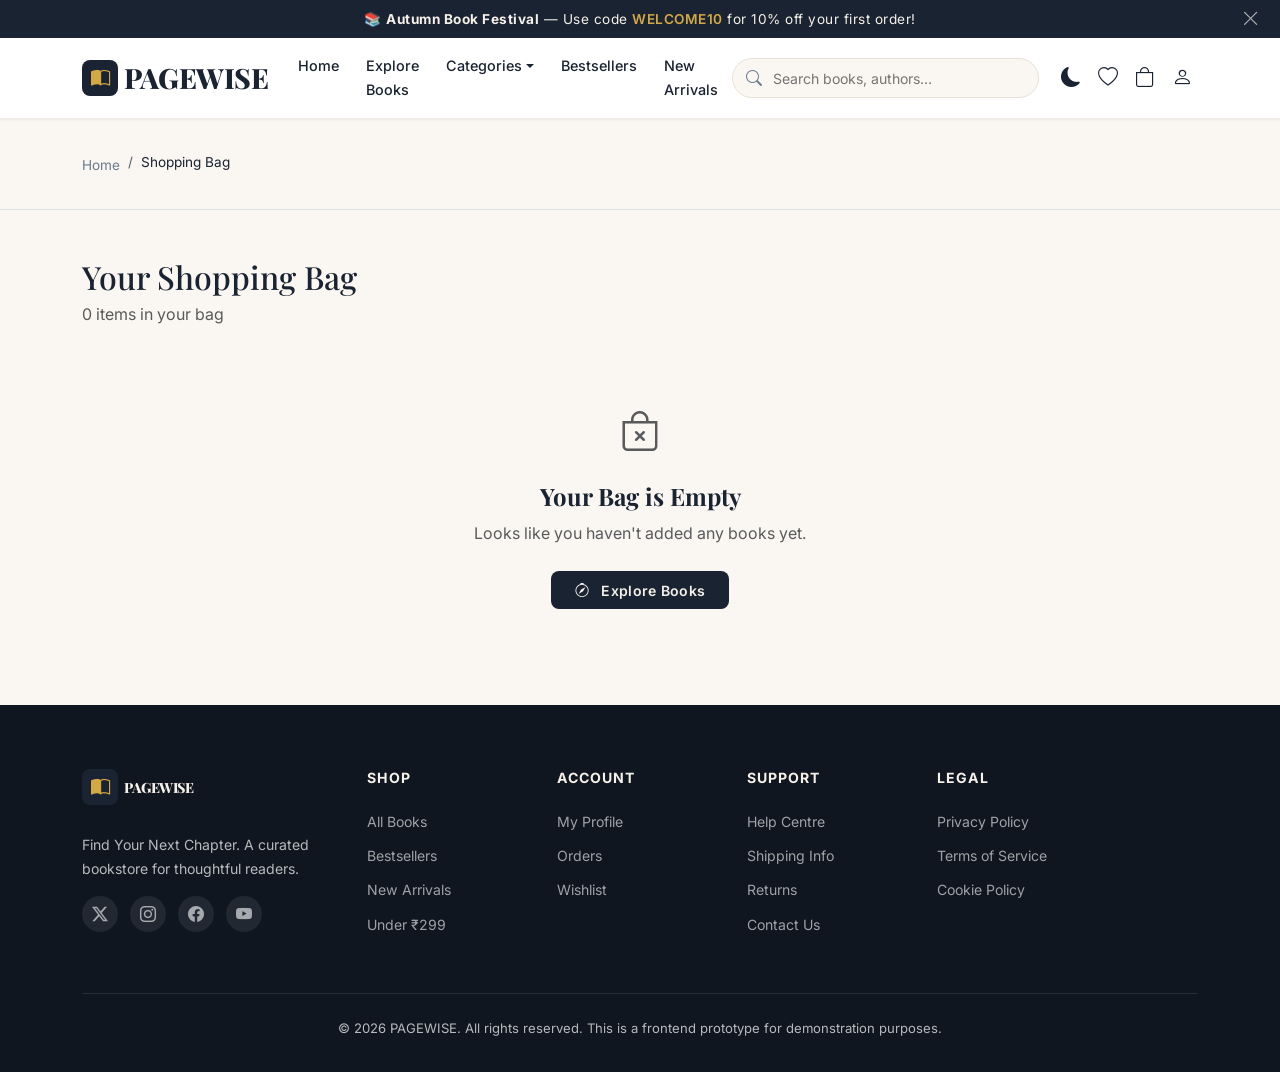
<file: checkout.html>
<!DOCTYPE html>
<html lang="en">
<head>
  <meta charset="UTF-8">
  <meta name="viewport" content="width=device-width, initial-scale=1.0">
  <title>Checkout — PAGEWISE | Premium Online Bookstore</title>
  <meta name="description" content="Secure checkout for your selected books with flexible delivery and simulated payment options.">
  <link rel="icon" href="data:image/svg+xml,<svg xmlns='http://www.w3.org/2000/svg' viewBox='0 0 100 100'><rect rx='18' width='100' height='100' fill='%231A2332'/><text x='50' y='68' text-anchor='middle' font-size='52' font-family='serif' font-weight='bold' fill='%23D4A843'>P</text></svg>">
  <!-- Google Fonts -->
  <link rel="preconnect" href="https://fonts.googleapis.com">
  <link rel="preconnect" href="https://fonts.gstatic.com" crossorigin>
  <link href="https://fonts.googleapis.com/css2?family=Inter:wght@400;500;600;700&family=Playfair+Display:wght@600;700;800&display=swap" rel="stylesheet">
  <!-- Bootstrap 5 -->
  <link href="https://cdn.jsdelivr.net/npm/bootstrap@5.3.3/dist/css/bootstrap.min.css" rel="stylesheet">
  <link href="https://cdn.jsdelivr.net/npm/bootstrap-icons@1.11.3/font/bootstrap-icons.min.css" rel="stylesheet">
  <!-- VOOK -->
  <link href="css/style.css" rel="stylesheet">
</head>
<body>

  <!-- ═══ Simple Checkout Navbar ═══ -->
  <header class="py-3 border-bottom bg-white">
    <div class="container d-flex justify-content-between align-items-center">
      <a class="navbar-brand vook-logo mb-0" href="index.html">
        <span class="logo-icon"><i class="bi bi-book-half"></i></span> PAGEWISE
      </a>
      <div class="d-flex align-items-center gap-3">
        <span class="text-muted small d-none d-sm-inline"><i class="bi bi-shield-lock-fill text-success me-1"></i> 256-bit Encrypted Checkout</span>
        <a href="cart.html" class="btn btn-ghost btn-sm"><i class="bi bi-arrow-left me-1"></i> Back to Cart</a>
      </div>
    </div>
  </header>

  <!-- ═══ Step Progress Indicator ═══ -->
  <section class="py-3 bg-light border-bottom">
    <div class="container">
      <div class="checkout-steps d-flex justify-content-center align-items-center gap-2 gap-md-4">
        <div class="step-item d-flex align-items-center gap-2">
          <span class="step-badge active" id="step-badge-1">1</span>
          <span class="step-label d-none d-md-inline small fw-semibold">Contact</span>
        </div>
        <div class="step-line" style="width: 30px; height: 2px; background: var(--vook-border);"></div>

        <div class="step-item d-flex align-items-center gap-2">
          <span class="step-badge" id="step-badge-2">2</span>
          <span class="step-label d-none d-md-inline small fw-semibold">Shipping</span>
        </div>
        <div class="step-line" style="width: 30px; height: 2px; background: var(--vook-border);"></div>

        <div class="step-item d-flex align-items-center gap-2">
          <span class="step-badge" id="step-badge-3">3</span>
          <span class="step-label d-none d-md-inline small fw-semibold">Delivery</span>
        </div>
        <div class="step-line" style="width: 30px; height: 2px; background: var(--vook-border);"></div>

        <div class="step-item d-flex align-items-center gap-2">
          <span class="step-badge" id="step-badge-4">4</span>
          <span class="step-label d-none d-md-inline small fw-semibold">Payment</span>
        </div>
      </div>
    </div>
  </section>

  <!-- ═══ Main Checkout Content ═══ -->
  <main class="section-padding py-5">
    <div class="container">
      <div class="row g-5" id="checkout-main-row">
        
        <!-- Form Steps Area (Left) -->
        <div class="col-lg-7">
          
          <!-- STEP 1: Contact Information -->
          <div class="checkout-step-pane" id="step-pane-1">
            <h4 class="fw-heading mb-3">1. Contact Information</h4>
            <p class="text-muted small mb-4">We'll send order updates and invoice receipts here.</p>

            <form onsubmit="return false;">
              <div class="mb-3">
                <label for="checkout-email" class="form-label">Email Address <span class="text-danger">*</span></label>
                <input type="email" class="form-control" id="checkout-email" placeholder="you@example.com" required>
              </div>

              <div class="row g-3 mb-3">
                <div class="col-md-6">
                  <label for="checkout-name" class="form-label">Full Name <span class="text-danger">*</span></label>
                  <input type="text" class="form-control" id="checkout-name" placeholder="John Doe" required>
                </div>
                <div class="col-md-6">
                  <label for="checkout-phone" class="form-label">Phone Number <span class="text-danger">*</span></label>
                  <input type="tel" class="form-control" id="checkout-phone" placeholder="9876543210" required>
                </div>
              </div>

              <div class="d-flex justify-content-end mt-4">
                <button type="button" class="btn btn-vook px-4" id="btn-step-1">
                  Continue to Shipping <i class="bi bi-arrow-right ms-1"></i>
                </button>
              </div>
            </form>
          </div>

          <!-- STEP 2: Delivery Address -->
          <div class="checkout-step-pane" id="step-pane-2" style="display: none;">
            <h4 class="fw-heading mb-3">2. Delivery Address</h4>
            
            <!-- Saved Addresses Container -->
            <div id="saved-addresses-list" class="mb-4"></div>

            <form onsubmit="return false;">
              <div class="mb-3">
                <label for="checkout-street" class="form-label">Street Address / House No. / Flat <span class="text-danger">*</span></label>
                <input type="text" class="form-control" id="checkout-street" placeholder="e.g. 42 Heritage Manor, Baker Street" required>
              </div>

              <div class="row g-3 mb-3">
                <div class="col-md-5">
                  <label for="checkout-city" class="form-label">City <span class="text-danger">*</span></label>
                  <input type="text" class="form-control" id="checkout-city" placeholder="e.g. Bengaluru" required>
                </div>
                <div class="col-md-4">
                  <label for="checkout-state" class="form-label">State <span class="text-danger">*</span></label>
                  <input type="text" class="form-control" id="checkout-state" placeholder="e.g. Karnataka" required>
                </div>
                <div class="col-md-3">
                  <label for="checkout-pincode" class="form-label">PIN Code <span class="text-danger">*</span></label>
                  <input type="text" class="form-control" id="checkout-pincode" placeholder="560001" maxlength="6" required>
                </div>
              </div>

              <div class="form-check mb-4">
                <input class="form-check-input" type="checkbox" id="save-address-check" checked>
                <label class="form-check-label small" for="save-address-check">
                  Save this address to my profile for future orders
                </label>
              </div>

              <div class="d-flex justify-content-between mt-4">
                <button type="button" class="btn btn-outline-secondary" id="btn-back-1">
                  <i class="bi bi-arrow-left me-1"></i> Back
                </button>
                <button type="button" class="btn btn-vook px-4" id="btn-step-2">
                  Continue to Delivery Method <i class="bi bi-arrow-right ms-1"></i>
                </button>
              </div>
            </form>
          </div>

          <!-- STEP 3: Shipping Method -->
          <div class="checkout-step-pane" id="step-pane-3" style="display: none;">
            <h4 class="fw-heading mb-3">3. Delivery Options</h4>
            <p class="text-muted small mb-4">Choose your preferred delivery speed.</p>

            <div class="d-flex flex-column gap-3 mb-4">
              <label class="card p-3 border cursor-pointer">
                <div class="d-flex align-items-center justify-content-between">
                  <div class="d-flex align-items-center gap-3">
                    <input type="radio" class="form-check-input" name="shipping-option" value="standard" checked>
                    <div>
                      <div class="fw-semibold">Standard Shipping</div>
                      <small class="text-muted">Estimated delivery in 4-6 business days</small>
                    </div>
                  </div>
                  <span class="fw-semibold text-success">FREE on orders ≥ ₹499 (else ₹50)</span>
                </div>
              </label>

              <label class="card p-3 border cursor-pointer">
                <div class="d-flex align-items-center justify-content-between">
                  <div class="d-flex align-items-center gap-3">
                    <input type="radio" class="form-check-input" name="shipping-option" value="express">
                    <div>
                      <div class="fw-semibold"><i class="bi bi-lightning-charge-fill text-warning me-1"></i> Priority Express Delivery</div>
                      <small class="text-muted">Guaranteed delivery in 1-2 business days with premium packaging</small>
                    </div>
                  </div>
                  <span class="fw-bold">₹99</span>
                </div>
              </label>
            </div>

            <div class="d-flex justify-content-between mt-4">
              <button type="button" class="btn btn-outline-secondary" id="btn-back-2">
                <i class="bi bi-arrow-left me-1"></i> Back
              </button>
              <button type="button" class="btn btn-vook px-4" id="btn-step-3">
                Continue to Payment <i class="bi bi-arrow-right ms-1"></i>
              </button>
            </div>
          </div>

          <!-- STEP 4: Payment Method (Simulated) -->
          <div class="checkout-step-pane" id="step-pane-4" style="display: none;">
            <h4 class="fw-heading mb-2">4. Payment Method</h4>
            <div class="alert alert-info py-2 px-3 small mb-4">
              <i class="bi bi-info-circle me-1"></i> <strong>Prototype Mode:</strong> All payments are simulated. No real money will be charged.
            </div>

            <div class="d-flex flex-column gap-3 mb-4">
              
              <!-- UPI Option -->
              <div class="card p-3 border">
                <div class="form-check">
                  <input class="form-check-input" type="radio" name="payment-method" id="pay-upi" value="upi" checked>
                  <label class="form-check-label fw-semibold" for="pay-upi">
                    <i class="bi bi-qr-code text-primary me-2"></i> UPI / QR Code (Google Pay, PhonePe, Paytm)
                  </label>
                </div>
                <div class="payment-subform mt-3 ps-4" id="payment-subform-upi">
                  <label class="form-label small">UPI ID / VPA</label>
                  <div class="input-group input-group-sm mb-2" style="max-width: 320px;">
                    <input type="text" class="form-control" value="demo@okhdfcbank" readonly>
                    <span class="input-group-text bg-success-subtle text-success small">Verified</span>
                  </div>
                  <small class="text-muted d-block">A payment request will be simulated upon placing order.</small>
                </div>
              </div>

              <!-- Card Option -->
              <div class="card p-3 border">
                <div class="form-check">
                  <input class="form-check-input" type="radio" name="payment-method" id="pay-card" value="card">
                  <label class="form-check-label fw-semibold" for="pay-card">
                    <i class="bi bi-credit-card-2-front text-accent me-2"></i> Credit / Debit Card
                  </label>
                </div>
                <div class="payment-subform mt-3 ps-4" id="payment-subform-card" style="display: none;">
                  <div class="row g-2 mb-2" style="max-width: 400px;">
                    <div class="col-12">
                      <input type="text" class="form-control form-control-sm" value="•••• •••• •••• 4242 (Simulated)" readonly>
                    </div>
                    <div class="col-6">
                      <input type="text" class="form-control form-control-sm" value="12/28" readonly>
                    </div>
                    <div class="col-6">
                      <input type="password" class="form-control form-control-sm" value="•••" readonly>
                    </div>
                  </div>
                  <small class="text-muted d-block">Test card populated automatically.</small>
                </div>
              </div>

              <!-- Net Banking -->
              <div class="card p-3 border">
                <div class="form-check">
                  <input class="form-check-input" type="radio" name="payment-method" id="pay-netbanking" value="netbanking">
                  <label class="form-check-label fw-semibold" for="pay-netbanking">
                    <i class="bi bi-bank text-dark me-2"></i> Net Banking
                  </label>
                </div>
                <div class="payment-subform mt-3 ps-4" id="payment-subform-netbanking" style="display: none;">
                  <select class="form-select form-select-sm" style="max-width: 320px;">
                    <option>HDFC Bank</option>
                    <option>ICICI Bank</option>
                    <option>State Bank of India</option>
                    <option>Axis Bank</option>
                  </select>
                </div>
              </div>

              <!-- COD -->
              <div class="card p-3 border">
                <div class="form-check">
                  <input class="form-check-input" type="radio" name="payment-method" id="pay-cod" value="cod">
                  <label class="form-check-label fw-semibold" for="pay-cod">
                    <i class="bi bi-cash-stack text-success me-2"></i> Cash on Delivery (COD)
                  </label>
                </div>
                <div class="payment-subform mt-2 ps-4" id="payment-subform-cod" style="display: none;">
                  <small class="text-muted">Pay by cash or UPI at the doorstep upon arrival.</small>
                </div>
              </div>

            </div>

            <div class="d-flex justify-content-between mt-4">
              <button type="button" class="btn btn-outline-secondary" id="btn-back-3">
                <i class="bi bi-arrow-left me-1"></i> Back
              </button>
              <button type="button" class="btn btn-vook btn-lg px-5" id="btn-place-order">
                <i class="bi bi-bag-check me-2"></i> Place Order
              </button>
            </div>
          </div>

        </div>

        <!-- Order Summary Sidebar (Right) -->
        <div class="col-lg-5">
          <div class="card border-0 shadow-sm p-4 sticky-top" style="top: 20px;">
            <h5 class="fw-heading mb-3">Order Summary</h5>
            
            <!-- Items in Cart -->
            <div id="checkout-summary-items" class="mb-3" style="max-height: 240px; overflow-y: auto;">
              <!-- Filled by JS -->
            </div>

            <hr>

            <div class="d-flex justify-content-between mb-2 small text-muted">
              <span>Items Subtotal</span>
              <span id="sum-subtotal">₹0</span>
            </div>

            <div class="d-flex justify-content-between mb-2 small text-success" id="sum-coupon-row" style="display: none;">
              <span>Coupon Discount</span>
              <span id="sum-coupon">- ₹0</span>
            </div>

            <div class="d-flex justify-content-between mb-2 small text-muted">
              <span>Delivery Fee</span>
              <span id="sum-shipping">₹0</span>
            </div>

            <hr>

            <div class="d-flex justify-content-between align-items-baseline mb-3">
              <span class="h6 fw-bold mb-0">Total to Pay</span>
              <span class="h4 fw-bold text-accent mb-0" id="sum-total">₹0</span>
            </div>

            <div class="alert alert-light border small rounded-3 d-flex align-items-center gap-2 mb-0">
              <i class="bi bi-shield-check text-success fs-5"></i>
              <div>Safe & contact-free delivery with real-time order tracking</div>
            </div>

          </div>
        </div>

      </div>
    </div>
  </main>

  <!-- Scripts -->
  <script src="https://cdn.jsdelivr.net/npm/bootstrap@5.3.3/dist/js/bootstrap.bundle.min.js"></script>
  <script src="js/data.js"></script>
  <script src="js/app.js"></script>
  <script src="js/checkout.js"></script>
</body>
</html>
</file>
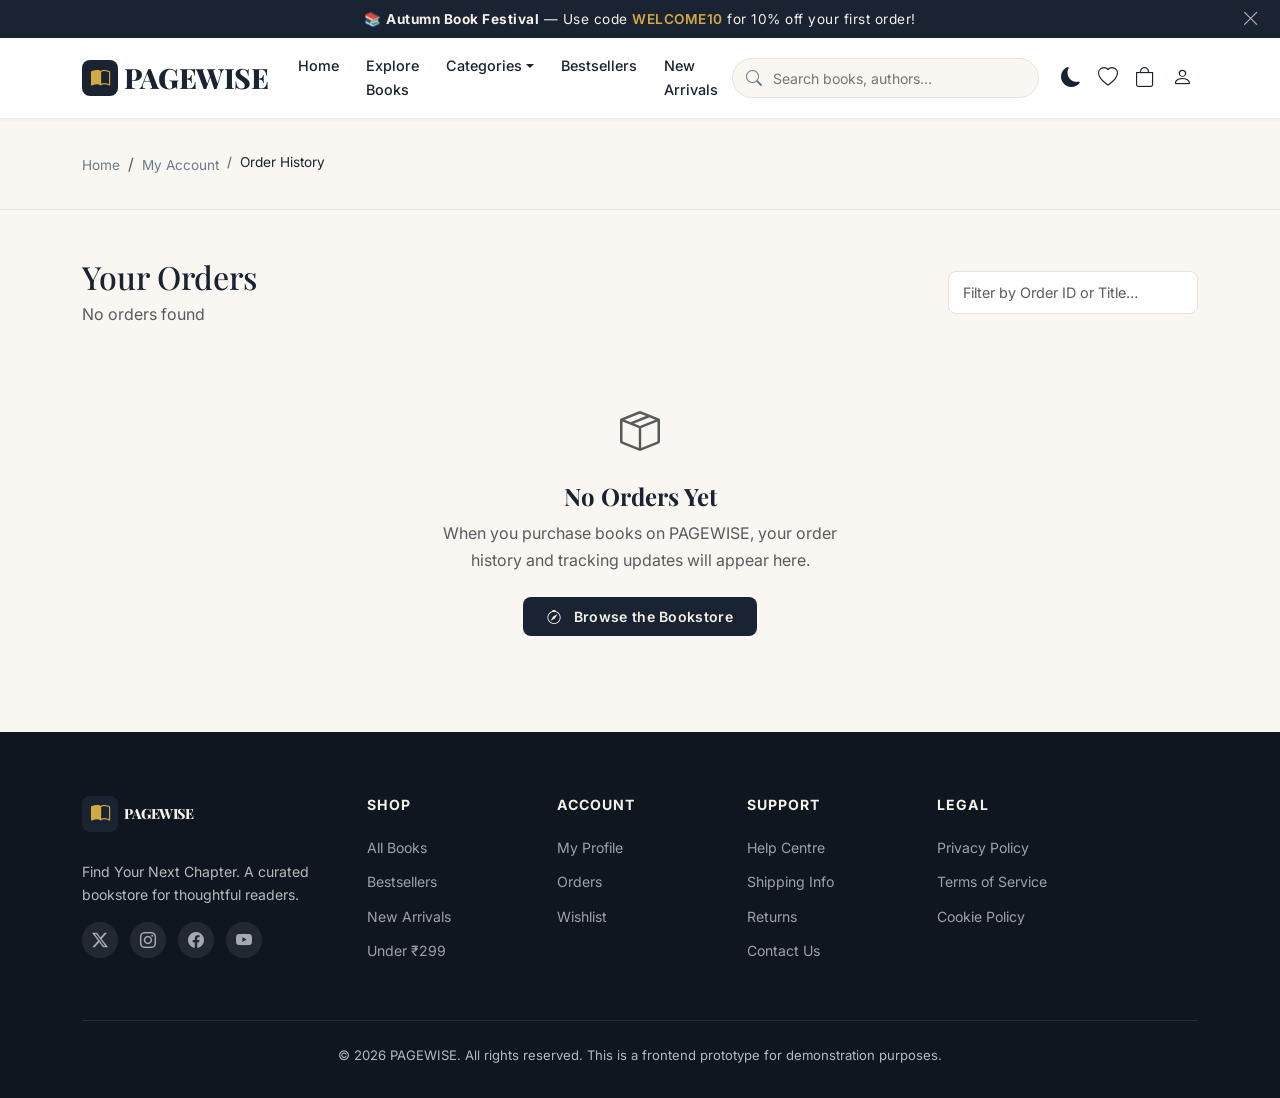
<file: orders.html>
<!DOCTYPE html>
<html lang="en">
<head>
  <meta charset="UTF-8">
  <meta name="viewport" content="width=device-width, initial-scale=1.0">
  <title>Order History & Tracking — PAGEWISE | Premium Online Bookstore</title>
  <meta name="description" content="View past book orders, track deliveries, download receipts, and manage reorders with PAGEWISE.">
  <link rel="icon" href="data:image/svg+xml,<svg xmlns='http://www.w3.org/2000/svg' viewBox='0 0 100 100'><rect rx='18' width='100' height='100' fill='%231A2332'/><text x='50' y='68' text-anchor='middle' font-size='52' font-family='serif' font-weight='bold' fill='%23D4A843'>P</text></svg>">
  <!-- Google Fonts -->
  <link rel="preconnect" href="https://fonts.googleapis.com">
  <link rel="preconnect" href="https://fonts.gstatic.com" crossorigin>
  <link href="https://fonts.googleapis.com/css2?family=Inter:wght@400;500;600;700&family=Playfair+Display:wght@600;700;800&display=swap" rel="stylesheet">
  <!-- Bootstrap 5 -->
  <link href="https://cdn.jsdelivr.net/npm/bootstrap@5.3.3/dist/css/bootstrap.min.css" rel="stylesheet">
  <link href="https://cdn.jsdelivr.net/npm/bootstrap-icons@1.11.3/font/bootstrap-icons.min.css" rel="stylesheet">
  <!-- VOOK -->
  <link href="css/style.css" rel="stylesheet">
</head>
<body>

  <!-- ═══ Announcement Bar ═══ -->
  <div class="announcement-bar" id="announcement-bar">
    <span>📚 <strong>Autumn Book Festival</strong> — Use code <a href="shop.html">WELCOME10</a> for 10% off your first order!</span>
    <button class="announcement-close" aria-label="Dismiss announcement"><i class="bi bi-x-lg"></i></button>
  </div>

  <!-- ═══ Navbar ═══ -->
  <nav class="navbar navbar-expand-lg vook-navbar" id="main-navbar">
    <div class="container">
      <a class="navbar-brand vook-logo" href="index.html">
        <span class="logo-icon"><i class="bi bi-book-half"></i></span>
        PAGEWISE
      </a>

      <div class="d-flex align-items-center gap-2 d-lg-none">
        <button class="nav-icon-btn dark-mode-toggle" aria-label="Toggle dark mode"><i class="bi bi-moon-fill"></i></button>
        <a href="wishlist.html" class="nav-icon-link" aria-label="Wishlist">
          <i class="bi bi-heart"></i>
          <span class="wishlist-badge" style="display:none">0</span>
        </a>
        <a href="cart.html" class="nav-icon-link" aria-label="Cart">
          <i class="bi bi-bag"></i>
          <span class="cart-badge" style="display:none">0</span>
        </a>
        <button class="navbar-toggler border-0" type="button" data-bs-toggle="collapse" data-bs-target="#navbarNav" aria-label="Toggle navigation">
          <span class="navbar-toggler-icon"></span>
        </button>
      </div>

      <div class="collapse navbar-collapse" id="navbarNav">
        <ul class="navbar-nav me-auto mb-2 mb-lg-0">
          <li class="nav-item"><a class="nav-link" href="index.html">Home</a></li>
          <li class="nav-item"><a class="nav-link" href="shop.html">Explore Books</a></li>
          <li class="nav-item dropdown">
            <a class="nav-link dropdown-toggle" href="#" data-bs-toggle="dropdown">Categories</a>
            <ul class="dropdown-menu" id="nav-categories-dropdown"></ul>
          </li>
          <li class="nav-item"><a class="nav-link" href="shop.html?sort=bestseller">Bestsellers</a></li>
          <li class="nav-item"><a class="nav-link" href="shop.html?sort=newest">New Arrivals</a></li>
        </ul>

        <div class="vook-search-wrap d-none d-lg-block me-3">
          <i class="bi bi-search vook-search-icon"></i>
          <input type="search" class="vook-search-input" placeholder="Search books, authors…" aria-label="Search books">
        </div>

        <div class="d-none d-lg-flex align-items-center gap-1">
          <button class="nav-icon-btn dark-mode-toggle" aria-label="Toggle dark mode"><i class="bi bi-moon-fill"></i></button>
          <a href="wishlist.html" class="nav-icon-link" aria-label="Wishlist">
            <i class="bi bi-heart"></i>
            <span class="wishlist-badge" style="display:none">0</span>
          </a>
          <a href="cart.html" class="nav-icon-link" aria-label="Cart">
            <i class="bi bi-bag"></i>
            <span class="cart-badge" style="display:none">0</span>
          </a>
          <a href="profile.html" class="nav-icon-link" aria-label="Account">
            <i class="bi bi-person"></i>
          </a>
        </div>
      </div>
    </div>
  </nav>

  <!-- Breadcrumbs -->
  <section class="py-3 border-bottom" style="background:var(--vook-cream-light)">
    <div class="container">
      <nav aria-label="breadcrumb">
        <ol class="breadcrumb vook-breadcrumb mb-0">
          <li class="breadcrumb-item"><a href="index.html">Home</a></li>
          <li class="breadcrumb-item"><a href="profile.html">My Account</a></li>
          <li class="breadcrumb-item active" aria-current="page">Order History</li>
        </ol>
      </nav>
    </div>
  </section>

  <!-- ═══ Main Orders Section ═══ -->
  <main class="section-padding py-5">
    <div class="container">
      <div class="d-flex flex-wrap justify-content-between align-items-center mb-4 gap-2">
        <div>
          <h1 class="h2 fw-heading mb-1">Your Orders</h1>
          <p class="text-muted mb-0" id="orders-subtitle">Track, view details, or reorder books</p>
        </div>
        <div class="d-flex align-items-center gap-2">
          <input type="text" id="order-search-input" class="form-control form-control-sm" placeholder="Filter by Order ID or Title…" style="max-width: 250px;">
        </div>
      </div>

      <!-- Orders List Container -->
      <div id="orders-list-container">
        <!-- Rendered by JS -->
      </div>
    </div>
  </main>

  <!-- Invoice / Receipt Modal -->
  <div class="modal fade" id="invoiceModal" tabindex="-1" aria-label="Order Receipt">
    <div class="modal-dialog modal-dialog-centered modal-lg">
      <div class="modal-content">
        <div class="modal-header border-0 pb-0">
          <h5 class="modal-title fw-heading">Order Receipt</h5>
          <button type="button" class="btn-close" data-bs-dismiss="modal" aria-label="Close"></button>
        </div>
        <div class="modal-body p-4" id="invoice-modal-content">
          <!-- Filled by JS -->
        </div>
        <div class="modal-footer border-0 pt-0">
          <button type="button" class="btn btn-outline-secondary" data-bs-dismiss="modal">Close</button>
          <button type="button" class="btn btn-vook" onclick="window.print()">
            <i class="bi bi-printer me-1"></i> Print Receipt
          </button>
        </div>
      </div>
    </div>
  </div>

  <!-- ═══ Footer ═══ -->
  <footer class="vook-footer">
    <div class="container">
      <div class="row g-4">
        <div class="col-lg-3 col-md-6">
          <a class="vook-logo mb-3 d-inline-flex" href="index.html" style="color:var(--vook-cream)!important">
            <span class="logo-icon"><i class="bi bi-book-half"></i></span> PAGEWISE
          </a>
          <p style="font-size:0.88rem;margin-top:0.75rem">Find Your Next Chapter. A curated bookstore for thoughtful readers.</p>
          <div class="footer-social mt-3">
            <a href="#" aria-label="Twitter"><i class="bi bi-twitter-x"></i></a>
            <a href="#" aria-label="Instagram"><i class="bi bi-instagram"></i></a>
            <a href="#" aria-label="Facebook"><i class="bi bi-facebook"></i></a>
            <a href="#" aria-label="YouTube"><i class="bi bi-youtube"></i></a>
          </div>
        </div>
        <div class="col-lg-2 col-md-6 col-6">
          <h6>Shop</h6>
          <ul class="footer-links">
            <li><a href="shop.html">All Books</a></li>
            <li><a href="shop.html?sort=bestseller">Bestsellers</a></li>
            <li><a href="shop.html?sort=newest">New Arrivals</a></li>
            <li><a href="shop.html?filter=under299">Under ₹299</a></li>
          </ul>
        </div>
        <div class="col-lg-2 col-md-6 col-6">
          <h6>Account</h6>
          <ul class="footer-links">
            <li><a href="profile.html">My Profile</a></li>
            <li><a href="orders.html">Orders</a></li>
            <li><a href="wishlist.html">Wishlist</a></li>
          </ul>
        </div>
        <div class="col-lg-2 col-md-6 col-6">
          <h6>Support</h6>
          <ul class="footer-links">
            <li><a href="#">Help Centre</a></li>
            <li><a href="#">Shipping Info</a></li>
            <li><a href="#">Returns</a></li>
            <li><a href="#">Contact Us</a></li>
          </ul>
        </div>
        <div class="col-lg-3 col-md-6 col-6">
          <h6>Legal</h6>
          <ul class="footer-links">
            <li><a href="#">Privacy Policy</a></li>
            <li><a href="#">Terms of Service</a></li>
            <li><a href="#">Cookie Policy</a></li>
          </ul>
        </div>
      </div>
      <div class="footer-bottom text-center">
        <p class="mb-0">&copy; 2026 PAGEWISE. All rights reserved. This is a frontend prototype for demonstration purposes.</p>
      </div>
    </div>
  </footer>

  <!-- ═══ Mobile Bottom Navigation ═══ -->
  <nav class="mobile-bottom-nav" id="mobile-bottom-nav">
    <a href="index.html" class="mobile-nav-item" aria-label="Home">
      <i class="bi bi-house"></i> <span>Home</span>
    </a>
    <a href="shop.html" class="mobile-nav-item" aria-label="Explore">
      <i class="bi bi-compass"></i> <span>Explore</span>
    </a>
    <a href="wishlist.html" class="mobile-nav-item" aria-label="Wishlist">
      <i class="bi bi-heart"></i> <span>Wishlist</span>
      <span class="wishlist-badge" style="display:none;position:absolute;top:2px;right:calc(50% - 18px)">0</span>
    </a>
    <a href="cart.html" class="mobile-nav-item" aria-label="Cart">
      <i class="bi bi-bag"></i> <span>Cart</span>
      <span class="cart-badge" style="display:none;position:absolute;top:2px;right:calc(50% - 18px)">0</span>
    </a>
    <a href="profile.html" class="mobile-nav-item" aria-label="Profile">
      <i class="bi bi-person"></i> <span>Profile</span>
    </a>
  </nav>

  <!-- Scripts -->
  <script src="https://cdn.jsdelivr.net/npm/bootstrap@5.3.3/dist/js/bootstrap.bundle.min.js"></script>
  <script src="js/data.js"></script>
  <script src="js/app.js"></script>
  <script>
    document.addEventListener('DOMContentLoaded', () => {
      // Navbar categories
      const catDropdown = document.getElementById('nav-categories-dropdown');
      if (catDropdown) {
        CATEGORIES.forEach(cat => {
          const li = document.createElement('li');
          li.innerHTML = `<a class="dropdown-item" href="shop.html?category=${cat.id}"><i class="bi ${cat.icon} me-2"></i>${cat.name}</a>`;
          catDropdown.appendChild(li);
        });
      }

      renderOrders();

      // Search filter
      const searchInput = document.getElementById('order-search-input');
      if (searchInput) {
        searchInput.addEventListener('input', () => {
          renderOrders(searchInput.value.trim().toLowerCase());
        });
      }
    });

    function renderOrders(filterQuery = '') {
      let orders = getOrders();
      const container = document.getElementById('orders-list-container');
      const subtitle = document.getElementById('orders-subtitle');

      // Check URL query param for specific ID
      const params = new URLSearchParams(window.location.search);
      const targetId = params.get('id');
      if (targetId && !filterQuery) {
        filterQuery = targetId.toLowerCase();
        const searchInput = document.getElementById('order-search-input');
        if (searchInput) searchInput.value = targetId;
      }

      if (filterQuery) {
        orders = orders.filter(o =>
          o.id.toLowerCase().includes(filterQuery) ||
          o.items.some(i => i.title.toLowerCase().includes(filterQuery))
        );
      }

      if (!orders || orders.length === 0) {
        if (subtitle) subtitle.textContent = 'No orders found';
        container.innerHTML = `
          <div class="empty-state text-center py-5">
            <div class="empty-state-icon fs-1 text-muted mb-3"><i class="bi bi-box-seam"></i></div>
            <h3 class="fw-heading">No Orders Yet</h3>
            <p class="text-muted mb-4">When you purchase books on PAGEWISE, your order history and tracking updates will appear here.</p>
            <a href="shop.html" class="btn btn-vook btn-lg px-4"><i class="bi bi-compass me-2"></i> Browse the Bookstore</a>
          </div>
        `;
        return;
      }

      if (subtitle) subtitle.textContent = `Showing ${orders.length} order${orders.length > 1 ? 's' : ''}`;

      container.innerHTML = orders.map(order => {
        const orderDate = new Date(order.date).toLocaleDateString('en-IN', {
          year: 'numeric',
          month: 'long',
          day: 'numeric',
          hour: '2-digit',
          minute: '2-digit'
        });

        const statusClass = 
          order.status === 'Delivered' ? 'bg-success' :
          order.status === 'Cancelled' ? 'bg-danger' :
          order.status === 'Shipped' ? 'bg-info text-dark' : 'bg-primary';

        // Tracking steps status index
        const steps = ['Order Placed', 'Processing', 'Shipped', 'Delivered'];
        let activeStepIdx = 1; // Default Confirmed/Processing
        if (order.status === 'Shipped') activeStepIdx = 2;
        if (order.status === 'Delivered') activeStepIdx = 3;
        if (order.status === 'Cancelled') activeStepIdx = -1;

        return `
          <div class="card border-0 shadow-sm mb-4 overflow-hidden">
            <!-- Header Bar -->
            <div class="card-header bg-light border-0 py-3 px-4 d-flex flex-wrap justify-content-between align-items-center gap-2">
              <div>
                <span class="badge ${statusClass} me-2 text-uppercase" style="letter-spacing:0.5px">${order.status}</span>
                <span class="fw-bold text-accent fs-6">Order #${order.id}</span>
                <span class="text-muted small ms-2 d-none d-md-inline">• Placed on ${orderDate}</span>
              </div>
              <div class="d-flex align-items-center gap-2">
                <span class="fw-bold fs-5 text-dark me-2">₹${order.total}</span>
                <button class="btn btn-outline-dark btn-sm" onclick="showInvoiceModal('${order.id}')">
                  <i class="bi bi-receipt me-1"></i> Receipt
                </button>
              </div>
            </div>

            <div class="card-body p-4">
              <!-- Visual Delivery Stepper -->
              ${activeStepIdx >= 0 ? `
                <div class="delivery-tracker py-3 mb-4 border-bottom">
                  <div class="d-flex justify-content-between text-center position-relative">
                    ${steps.map((s, idx) => `
                      <div class="step flex-grow-1">
                        <div class="step-circle mx-auto mb-1 rounded-circle d-flex align-items-center justify-content-center ${idx <= activeStepIdx ? 'bg-primary text-white' : 'bg-light text-muted border'}" style="width:32px; height:32px; font-size:0.85rem">
                          ${idx <= activeStepIdx ? '<i class="bi bi-check"></i>' : idx + 1}
                        </div>
                        <span class="small ${idx <= activeStepIdx ? 'fw-bold text-dark' : 'text-muted'}" style="font-size:0.75rem">${s}</span>
                      </div>
                    `).join('')}
                  </div>
                </div>
              ` : `
                <div class="alert alert-danger py-2 small mb-4">
                  <i class="bi bi-x-circle me-1"></i> This order was cancelled.
                </div>
              `}

              <!-- Items in Order -->
              <div class="row g-3 mb-4">
                <div class="col-lg-8">
                  <div class="d-flex flex-column gap-3">
                    ${order.items.map(item => `
                      <div class="d-flex align-items-center gap-3">
                        <a href="book-details.html?id=${item.bookId}">
                          <img src="${item.cover}" alt="${item.title}" class="rounded border shadow-sm" style="width:50px; height:72px; object-fit: cover;" onerror="this.src='https://placehold.co/100x150/1a2332/f5f0e8?text=PAGEWISE'">
                        </a>
                        <div class="flex-grow-1 min-w-0">
                          <h6 class="mb-0 text-truncate fw-semibold">
                            <a href="book-details.html?id=${item.bookId}" class="text-decoration-none text-dark">${item.title}</a>
                          </h6>
                          <small class="text-muted d-block">${item.author}</small>
                          <small class="text-secondary">Qty: ${item.qty} × ₹${item.price}</small>
                        </div>
                        <div class="text-end fw-semibold">
                          ₹${item.price * item.qty}
                        </div>
                      </div>
                    `).join('')}
                  </div>
                </div>

                <!-- Shipping Address & Details -->
                <div class="col-lg-4 border-start-lg ps-lg-4">
                  <div class="bg-light p-3 rounded-3 h-100 small">
                    <h6 class="fw-semibold mb-2">Delivery Address</h6>
                    <div><strong>${order.shippingAddress.fullName}</strong></div>
                    <div class="text-muted">${order.shippingAddress.street}</div>
                    <div class="text-muted">${order.shippingAddress.city}, ${order.shippingAddress.state} - ${order.shippingAddress.pincode}</div>
                    <div class="text-muted mt-1"><i class="bi bi-telephone me-1"></i>${order.shippingAddress.phone}</div>

                    <hr class="my-2">
                    <div class="d-flex justify-content-between text-muted mb-1">
                      <span>Payment:</span>
                      <strong class="text-dark">${order.paymentMethod}</strong>
                    </div>
                  </div>
                </div>
              </div>

              <!-- Footer Actions -->
              <div class="d-flex flex-wrap justify-content-between align-items-center pt-3 border-top gap-2">
                <div>
                  ${order.status === 'Confirmed' || order.status === 'Processing' ? `
                    <button class="btn btn-outline-danger btn-sm" onclick="handleCancelOrder('${order.id}')">
                      Cancel Order
                    </button>
                  ` : ''}
                </div>

                <div class="d-flex gap-2">
                  <button class="btn btn-outline-vook btn-sm px-3" onclick="handleReorder('${order.id}')">
                    <i class="bi bi-arrow-repeat me-1"></i> Buy Again
                  </button>
                </div>
              </div>

            </div>
          </div>
        `;
      }).join('');
    }

    // Cancel Order Handler
    window.handleCancelOrder = function(orderId) {
      if (!confirm(`Are you sure you want to cancel order #${orderId}?`)) return;

      const orders = getOrders();
      const order = orders.find(o => o.id === orderId);
      if (!order) return;

      // 1. Update status
      updateOrderStatus(orderId, 'Cancelled');

      // 2. Restore inventory
      order.items.forEach(item => {
        updateStock(item.bookId, item.qty);
      });

      showToast(`Order #${orderId} has been cancelled and refunded.`, 'info');
      renderOrders();
    };

    // Reorder Handler (adds all order items back to cart)
    window.handleReorder = function(orderId) {
      const order = getOrders().find(o => o.id === orderId);
      if (!order) return;

      let added = 0;
      order.items.forEach(item => {
        addToCart(item.bookId, item.qty);
        added++;
      });

      showToast(`Added items from order #${orderId} to your shopping bag!`, 'success');
      window.location.href = 'cart.html';
    };

    // Show Invoice Modal
    window.showInvoiceModal = function(orderId) {
      const order = getOrders().find(o => o.id === orderId);
      if (!order) return;

      const content = document.getElementById('invoice-modal-content');
      const orderDate = new Date(order.date).toLocaleDateString('en-IN', {
        year: 'numeric',
        month: 'long',
        day: 'numeric'
      });

      content.innerHTML = `
        <div class="d-flex justify-content-between align-items-start mb-4 border-bottom pb-3">
          <div>
            <h4 class="fw-heading text-dark mb-1"><span class="text-accent">PAGEWISE</span> Bookstore</h4>
            <div class="text-muted small">Curated reads & literature</div>
            <div class="text-muted small">www.pagewise.in</div>
          </div>
          <div class="text-end">
            <h5 class="mb-0 text-accent">TAX INVOICE</h5>
            <div class="small fw-bold">#${order.id}</div>
            <div class="text-muted small">${orderDate}</div>
          </div>
        </div>

        <div class="row g-3 mb-4 small">
          <div class="col-6">
            <strong class="text-muted d-block">Billed To:</strong>
            <div>${order.shippingAddress.fullName}</div>
            <div>${order.shippingAddress.street}</div>
            <div>${order.shippingAddress.city}, ${order.shippingAddress.state} - ${order.shippingAddress.pincode}</div>
            <div>Ph: ${order.shippingAddress.phone}</div>
          </div>
          <div class="col-6 text-end">
            <strong class="text-muted d-block">Payment Method:</strong>
            <div class="text-capitalize">${order.paymentMethod} (Simulated)</div>
            <strong class="text-muted d-block mt-2">Status:</strong>
            <div class="badge bg-success">${order.status}</div>
          </div>
        </div>

        <div class="table-responsive mb-4">
          <table class="table table-bordered table-sm small">
            <thead class="table-light">
              <tr>
                <th>Item Description</th>
                <th class="text-center">Qty</th>
                <th class="text-end">Unit Price</th>
                <th class="text-end">Total</th>
              </tr>
            </thead>
            <tbody>
              ${order.items.map(i => `
                <tr>
                  <td>${i.title} <small class="text-muted d-block">by ${i.author}</small></td>
                  <td class="text-center">${i.qty}</td>
                  <td class="text-end">₹${i.price}</td>
                  <td class="text-end">₹${i.price * i.qty}</td>
                </tr>
              `).join('')}
            </tbody>
            <tfoot>
              <tr>
                <td colspan="3" class="text-end">Items Subtotal:</td>
                <td class="text-end">₹${order.subtotal}</td>
              </tr>
              ${order.couponDiscount > 0 ? `
                <tr>
                  <td colspan="3" class="text-end text-success">Coupon Discount (${order.couponCode}):</td>
                  <td class="text-end text-success">- ₹${order.couponDiscount}</td>
                </tr>
              ` : ''}
              <tr>
                <td colspan="3" class="text-end">Shipping Fee:</td>
                <td class="text-end">${order.shippingFee === 0 ? 'FREE' : '₹' + order.shippingFee}</td>
              </tr>
              <tr class="fw-bold fs-6 table-light">
                <td colspan="3" class="text-end">Grand Total:</td>
                <td class="text-end text-accent">₹${order.total}</td>
              </tr>
            </tfoot>
          </table>
        </div>

        <div class="text-center text-muted small border-top pt-3">
          Thank you for choosing PAGEWISE. Happy reading!
          <p class="sample-data-label mt-1 mb-0">Frontend prototype receipt for demonstration purposes.</p>
        </div>
      `;

      new bootstrap.Modal(document.getElementById('invoiceModal')).show();
    };
  </script>
</body>
</html>
</file>
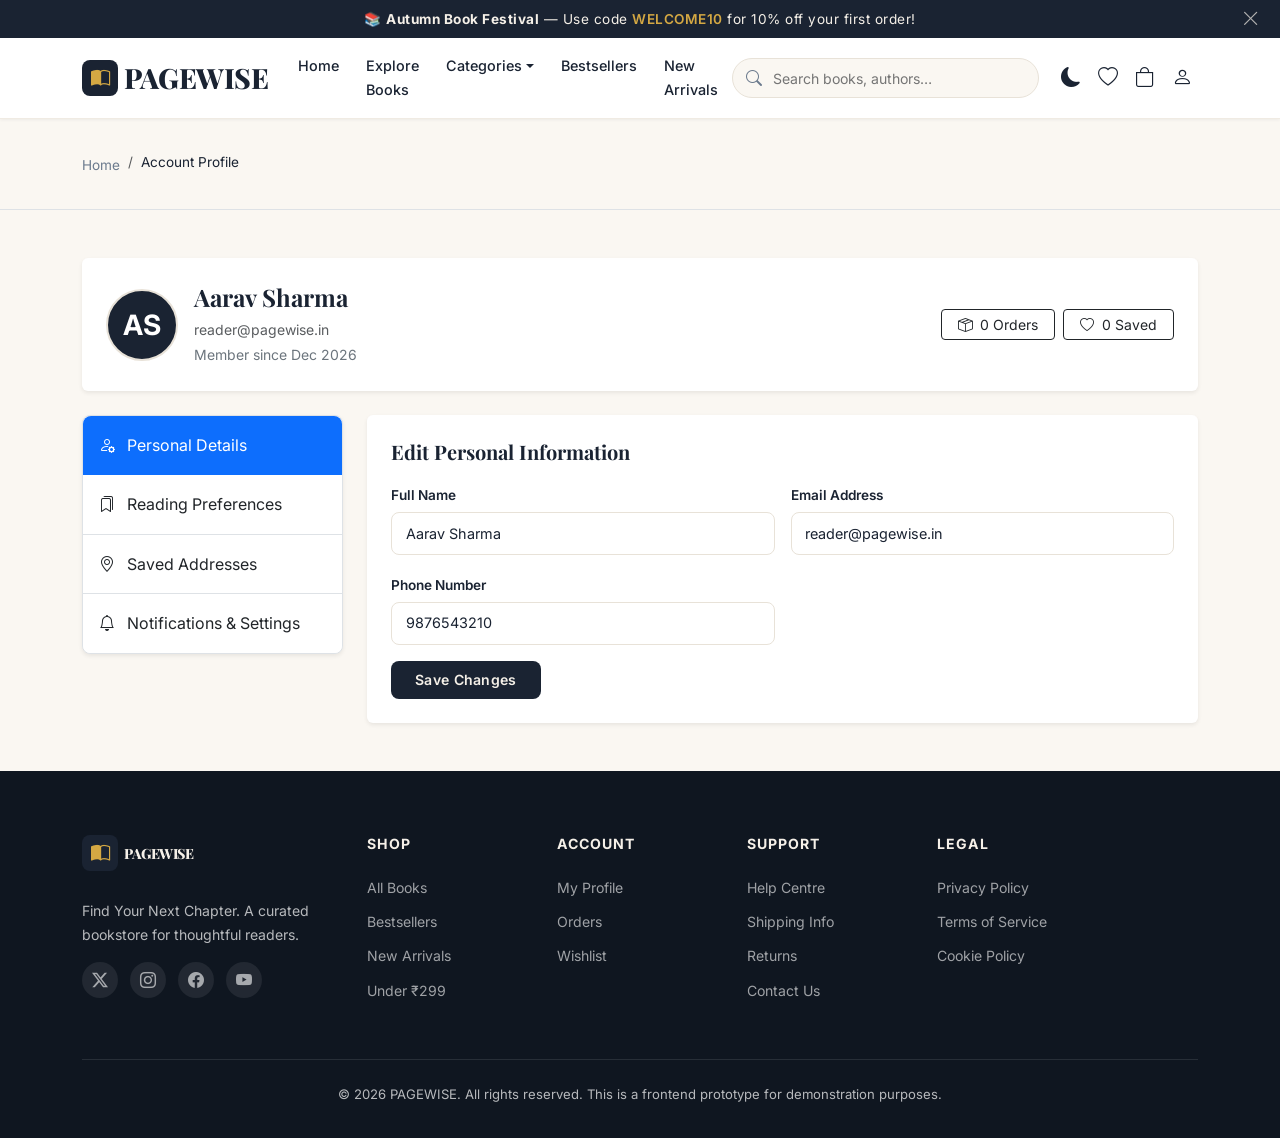
<file: profile.html>
<!DOCTYPE html>
<html lang="en">
<head>
  <meta charset="UTF-8">
  <meta name="viewport" content="width=device-width, initial-scale=1.0">
  <title>My Profile — PAGEWISE | Premium Online Bookstore</title>
  <meta name="description" content="Manage your PAGEWISE account, delivery addresses, reading preferences, and notification settings.">
  <link rel="icon" href="data:image/svg+xml,<svg xmlns='http://www.w3.org/2000/svg' viewBox='0 0 100 100'><rect rx='18' width='100' height='100' fill='%231A2332'/><text x='50' y='68' text-anchor='middle' font-size='52' font-family='serif' font-weight='bold' fill='%23D4A843'>P</text></svg>">
  <!-- Google Fonts -->
  <link rel="preconnect" href="https://fonts.googleapis.com">
  <link rel="preconnect" href="https://fonts.gstatic.com" crossorigin>
  <link href="https://fonts.googleapis.com/css2?family=Inter:wght@400;500;600;700&family=Playfair+Display:wght@600;700;800&display=swap" rel="stylesheet">
  <!-- Bootstrap 5 -->
  <link href="https://cdn.jsdelivr.net/npm/bootstrap@5.3.3/dist/css/bootstrap.min.css" rel="stylesheet">
  <link href="https://cdn.jsdelivr.net/npm/bootstrap-icons@1.11.3/font/bootstrap-icons.min.css" rel="stylesheet">
  <!-- VOOK -->
  <link href="css/style.css" rel="stylesheet">
</head>
<body>

  <!-- ═══ Announcement Bar ═══ -->
  <div class="announcement-bar" id="announcement-bar">
    <span>📚 <strong>Autumn Book Festival</strong> — Use code <a href="shop.html">WELCOME10</a> for 10% off your first order!</span>
    <button class="announcement-close" aria-label="Dismiss announcement"><i class="bi bi-x-lg"></i></button>
  </div>

  <!-- ═══ Navbar ═══ -->
  <nav class="navbar navbar-expand-lg vook-navbar" id="main-navbar">
    <div class="container">
      <a class="navbar-brand vook-logo" href="index.html">
        <span class="logo-icon"><i class="bi bi-book-half"></i></span>
        PAGEWISE
      </a>

      <div class="d-flex align-items-center gap-2 d-lg-none">
        <button class="nav-icon-btn dark-mode-toggle" aria-label="Toggle dark mode"><i class="bi bi-moon-fill"></i></button>
        <a href="wishlist.html" class="nav-icon-link" aria-label="Wishlist">
          <i class="bi bi-heart"></i>
          <span class="wishlist-badge" style="display:none">0</span>
        </a>
        <a href="cart.html" class="nav-icon-link" aria-label="Cart">
          <i class="bi bi-bag"></i>
          <span class="cart-badge" style="display:none">0</span>
        </a>
        <button class="navbar-toggler border-0" type="button" data-bs-toggle="collapse" data-bs-target="#navbarNav" aria-label="Toggle navigation">
          <span class="navbar-toggler-icon"></span>
        </button>
      </div>

      <div class="collapse navbar-collapse" id="navbarNav">
        <ul class="navbar-nav me-auto mb-2 mb-lg-0">
          <li class="nav-item"><a class="nav-link" href="index.html">Home</a></li>
          <li class="nav-item"><a class="nav-link" href="shop.html">Explore Books</a></li>
          <li class="nav-item dropdown">
            <a class="nav-link dropdown-toggle" href="#" data-bs-toggle="dropdown">Categories</a>
            <ul class="dropdown-menu" id="nav-categories-dropdown"></ul>
          </li>
          <li class="nav-item"><a class="nav-link" href="shop.html?sort=bestseller">Bestsellers</a></li>
          <li class="nav-item"><a class="nav-link" href="shop.html?sort=newest">New Arrivals</a></li>
        </ul>

        <div class="vook-search-wrap d-none d-lg-block me-3">
          <i class="bi bi-search vook-search-icon"></i>
          <input type="search" class="vook-search-input" placeholder="Search books, authors…" aria-label="Search books">
        </div>

        <div class="d-none d-lg-flex align-items-center gap-1">
          <button class="nav-icon-btn dark-mode-toggle" aria-label="Toggle dark mode"><i class="bi bi-moon-fill"></i></button>
          <a href="wishlist.html" class="nav-icon-link" aria-label="Wishlist">
            <i class="bi bi-heart"></i>
            <span class="wishlist-badge" style="display:none">0</span>
          </a>
          <a href="cart.html" class="nav-icon-link" aria-label="Cart">
            <i class="bi bi-bag"></i>
            <span class="cart-badge" style="display:none">0</span>
          </a>
          <a href="profile.html" class="nav-icon-link active" aria-label="Account">
            <i class="bi bi-person"></i>
          </a>
        </div>
      </div>
    </div>
  </nav>

  <!-- Breadcrumbs -->
  <section class="py-3 border-bottom" style="background:var(--vook-cream-light)">
    <div class="container">
      <nav aria-label="breadcrumb">
        <ol class="breadcrumb vook-breadcrumb mb-0">
          <li class="breadcrumb-item"><a href="index.html">Home</a></li>
          <li class="breadcrumb-item active" aria-current="page">Account Profile</li>
        </ol>
      </nav>
    </div>
  </section>

  <!-- ═══ Main Profile Section ═══ -->
  <main class="section-padding py-5">
    <div class="container">
      
      <!-- Top Account Banner -->
      <div class="card border-0 shadow-sm p-4 mb-4 bg-white">
        <div class="d-flex flex-wrap align-items-center justify-content-between gap-3">
          <div class="d-flex align-items-center gap-3">
            <div class="avatar-placeholder rounded-circle d-flex align-items-center justify-content-center text-white fw-bold fs-3" 
                 id="profile-avatar" style="width: 72px; height: 72px; background: var(--vook-navy);">
              <i class="bi bi-person"></i>
            </div>
            <div>
              <h3 class="fw-heading mb-1" id="profile-display-name">Valued Reader</h3>
              <p class="text-muted small mb-0" id="profile-display-email">reader@pagewise.in</p>
              <small class="text-secondary" id="profile-member-since">Member since 2026</small>
            </div>
          </div>

          <div class="d-flex flex-wrap gap-2">
            <a href="orders.html" class="btn btn-outline-dark btn-sm px-3">
              <i class="bi bi-box-seam me-1"></i> <span id="profile-order-count">0</span> Orders
            </a>
            <a href="wishlist.html" class="btn btn-outline-dark btn-sm px-3">
              <i class="bi bi-heart me-1"></i> <span id="profile-wishlist-count">0</span> Saved
            </a>
          </div>
        </div>
      </div>

      <!-- Profile Tabs & Content -->
      <div class="row g-4">
        <!-- Sidebar Navigation -->
        <div class="col-lg-3">
          <div class="list-group list-group-flush rounded-3 shadow-sm border bg-white sticky-top" style="top: 100px;">
            <button type="button" class="list-group-item list-group-item-action active p-3" data-bs-toggle="list" data-bs-target="#tab-personal">
              <i class="bi bi-person-gear me-2"></i> Personal Details
            </button>
            <button type="button" class="list-group-item list-group-item-action p-3" data-bs-toggle="list" data-bs-target="#tab-preferences">
              <i class="bi bi-bookmarks me-2"></i> Reading Preferences
            </button>
            <button type="button" class="list-group-item list-group-item-action p-3" data-bs-toggle="list" data-bs-target="#tab-addresses">
              <i class="bi bi-geo-alt me-2"></i> Saved Addresses
            </button>
            <button type="button" class="list-group-item list-group-item-action p-3" data-bs-toggle="list" data-bs-target="#tab-settings">
              <i class="bi bi-bell me-2"></i> Notifications & Settings
            </button>
          </div>
        </div>

        <!-- Tab Contents -->
        <div class="col-lg-9">
          <div class="tab-content">
            
            <!-- Tab 1: Personal Details -->
            <div class="tab-pane fade show active" id="tab-personal">
              <div class="card border-0 shadow-sm p-4 bg-white">
                <h5 class="fw-heading mb-3">Edit Personal Information</h5>
                <form id="profile-form">
                  <div class="row g-3 mb-3">
                    <div class="col-md-6">
                      <label class="form-label" for="user-name">Full Name</label>
                      <input type="text" class="form-control" id="user-name" placeholder="Your Name" required>
                    </div>
                    <div class="col-md-6">
                      <label class="form-label" for="user-email">Email Address</label>
                      <input type="email" class="form-control" id="user-email" placeholder="you@example.com" required>
                    </div>
                    <div class="col-md-6">
                      <label class="form-label" for="user-phone">Phone Number</label>
                      <input type="tel" class="form-control" id="user-phone" placeholder="9876543210">
                    </div>
                  </div>
                  <button type="submit" class="btn btn-vook px-4">Save Changes</button>
                </form>
              </div>
            </div>

            <!-- Tab 2: Reading Preferences -->
            <div class="tab-pane fade" id="tab-preferences">
              <div class="card border-0 shadow-sm p-4 bg-white">
                <h5 class="fw-heading mb-1">Reading Tastes & Genres</h5>
                <p class="text-muted small mb-4">Select the genres you love so we can personalize your bookstore recommendations.</p>

                <div class="d-flex flex-wrap gap-2 mb-4" id="genre-chips-container">
                  <!-- Filled by JS -->
                </div>

                <button type="button" class="btn btn-vook px-4" onclick="saveGenrePreferences()">
                  Update Reading Tastes
                </button>
              </div>
            </div>

            <!-- Tab 3: Saved Addresses -->
            <div class="tab-pane fade" id="tab-addresses">
              <div class="card border-0 shadow-sm p-4 bg-white">
                <div class="d-flex justify-content-between align-items-center mb-4">
                  <div>
                    <h5 class="fw-heading mb-1">Saved Addresses</h5>
                    <small class="text-muted">Manage your delivery locations for faster checkout</small>
                  </div>
                  <button class="btn btn-outline-dark btn-sm" data-bs-toggle="modal" data-bs-target="#newAddressModal">
                    <i class="bi bi-plus-lg me-1"></i> Add Address
                  </button>
                </div>

                <div id="profile-addresses-grid" class="row g-3">
                  <!-- Rendered by JS -->
                </div>
              </div>
            </div>

            <!-- Tab 4: Notifications & Settings -->
            <div class="tab-pane fade" id="tab-settings">
              <div class="card border-0 shadow-sm p-4 bg-white">
                <h5 class="fw-heading mb-3">Notification Preferences</h5>
                
                <div class="list-group list-group-flush mb-4">
                  <div class="list-group-item d-flex justify-content-between align-items-center px-0 py-3">
                    <div>
                      <h6 class="mb-0">New Releases & Recommendations</h6>
                      <small class="text-muted">Receive weekly digests on curated titles matching your taste.</small>
                    </div>
                    <div class="form-check form-switch">
                      <input class="form-check-input" type="checkbox" id="notif-recommendations" checked>
                    </div>
                  </div>

                  <div class="list-group-item d-flex justify-content-between align-items-center px-0 py-3">
                    <div>
                      <h6 class="mb-0">Curated Reading Recommendations</h6>
                      <small class="text-muted">Receive tailored weekly digests based on your preferred book genres.</small>
                    </div>
                    <div class="form-check form-switch">
                      <input class="form-check-input" type="checkbox" id="notif-recs" checked>
                    </div>
                  </div>

                  <div class="list-group-item d-flex justify-content-between align-items-center px-0 py-3">
                    <div>
                      <h6 class="mb-0">Order Status Updates</h6>
                      <small class="text-muted">Real-time status alerts for processing, shipping, and delivery.</small>
                    </div>
                    <div class="form-check form-switch">
                      <input class="form-check-input" type="checkbox" id="notif-orders" checked>
                    </div>
                  </div>
                </div>

                <button type="button" class="btn btn-vook px-4" onclick="saveNotificationPreferences()">Save Notification Settings</button>
              </div>
            </div>

          </div>
        </div>
      </div>

    </div>
  </main>

  <!-- Add Address Modal -->
  <div class="modal fade" id="newAddressModal" tabindex="-1" aria-label="Add New Address">
    <div class="modal-dialog modal-dialog-centered">
      <div class="modal-content">
        <div class="modal-header">
          <h5 class="modal-title fw-heading">Add Delivery Address</h5>
          <button type="button" class="btn-close" data-bs-dismiss="modal" aria-label="Close"></button>
        </div>
        <div class="modal-body">
          <form id="add-address-form">
            <div class="mb-3">
              <label class="form-label" for="modal-addr-name">Full Name <span class="text-danger">*</span></label>
              <input type="text" class="form-control" id="modal-addr-name" required>
            </div>
            <div class="mb-3">
              <label class="form-label" for="modal-addr-phone">Phone Number <span class="text-danger">*</span></label>
              <input type="tel" class="form-control" id="modal-addr-phone" required>
            </div>
            <div class="mb-3">
              <label class="form-label" for="modal-addr-street">Street Address / House <span class="text-danger">*</span></label>
              <input type="text" class="form-control" id="modal-addr-street" required>
            </div>
            <div class="row g-2 mb-3">
              <div class="col-6">
                <label class="form-label" for="modal-addr-city">City <span class="text-danger">*</span></label>
                <input type="text" class="form-control" id="modal-addr-city" required>
              </div>
              <div class="col-6">
                <label class="form-label" for="modal-addr-state">State <span class="text-danger">*</span></label>
                <input type="text" class="form-control" id="modal-addr-state" required>
              </div>
            </div>
            <div class="row g-2 mb-3">
              <div class="col-6">
                <label class="form-label" for="modal-addr-pincode">PIN Code <span class="text-danger">*</span></label>
                <input type="text" class="form-control" id="modal-addr-pincode" maxlength="6" required>
              </div>
              <div class="col-6">
                <label class="form-label" for="modal-addr-type">Address Type</label>
                <select class="form-select" id="modal-addr-type">
                  <option value="Home">Home</option>
                  <option value="Office">Office / Work</option>
                  <option value="Other">Other</option>
                </select>
              </div>
            </div>
            <button type="submit" class="btn btn-vook w-100">Save Address</button>
          </form>
        </div>
      </div>
    </div>
  </div>

  <!-- ═══ Footer ═══ -->
  <footer class="vook-footer">
    <div class="container">
      <div class="row g-4">
        <div class="col-lg-3 col-md-6">
          <a class="vook-logo mb-3 d-inline-flex" href="index.html" style="color:var(--vook-cream)!important">
            <span class="logo-icon"><i class="bi bi-book-half"></i></span> PAGEWISE
          </a>
          <p style="font-size:0.88rem;margin-top:0.75rem">Find Your Next Chapter. A curated bookstore for thoughtful readers.</p>
          <div class="footer-social mt-3">
            <a href="#" aria-label="Twitter"><i class="bi bi-twitter-x"></i></a>
            <a href="#" aria-label="Instagram"><i class="bi bi-instagram"></i></a>
            <a href="#" aria-label="Facebook"><i class="bi bi-facebook"></i></a>
            <a href="#" aria-label="YouTube"><i class="bi bi-youtube"></i></a>
          </div>
        </div>
        <div class="col-lg-2 col-md-6 col-6">
          <h6>Shop</h6>
          <ul class="footer-links">
            <li><a href="shop.html">All Books</a></li>
            <li><a href="shop.html?sort=bestseller">Bestsellers</a></li>
            <li><a href="shop.html?sort=newest">New Arrivals</a></li>
            <li><a href="shop.html?filter=under299">Under ₹299</a></li>
          </ul>
        </div>
        <div class="col-lg-2 col-md-6 col-6">
          <h6>Account</h6>
          <ul class="footer-links">
            <li><a href="profile.html">My Profile</a></li>
            <li><a href="orders.html">Orders</a></li>
            <li><a href="wishlist.html">Wishlist</a></li>
          </ul>
        </div>
        <div class="col-lg-2 col-md-6 col-6">
          <h6>Support</h6>
          <ul class="footer-links">
            <li><a href="#">Help Centre</a></li>
            <li><a href="#">Shipping Info</a></li>
            <li><a href="#">Returns</a></li>
            <li><a href="#">Contact Us</a></li>
          </ul>
        </div>
        <div class="col-lg-3 col-md-6 col-6">
          <h6>Legal</h6>
          <ul class="footer-links">
            <li><a href="#">Privacy Policy</a></li>
            <li><a href="#">Terms of Service</a></li>
            <li><a href="#">Cookie Policy</a></li>
          </ul>
        </div>
      </div>
      <div class="footer-bottom text-center">
        <p class="mb-0">&copy; 2026 PAGEWISE. All rights reserved. This is a frontend prototype for demonstration purposes.</p>
      </div>
    </div>
  </footer>

  <!-- ═══ Mobile Bottom Navigation ═══ -->
  <nav class="mobile-bottom-nav" id="mobile-bottom-nav">
    <a href="index.html" class="mobile-nav-item" aria-label="Home">
      <i class="bi bi-house"></i> <span>Home</span>
    </a>
    <a href="shop.html" class="mobile-nav-item" aria-label="Explore">
      <i class="bi bi-compass"></i> <span>Explore</span>
    </a>
    <a href="wishlist.html" class="mobile-nav-item" aria-label="Wishlist">
      <i class="bi bi-heart"></i> <span>Wishlist</span>
      <span class="wishlist-badge" style="display:none;position:absolute;top:2px;right:calc(50% - 18px)">0</span>
    </a>
    <a href="cart.html" class="mobile-nav-item" aria-label="Cart">
      <i class="bi bi-bag"></i> <span>Cart</span>
      <span class="cart-badge" style="display:none;position:absolute;top:2px;right:calc(50% - 18px)">0</span>
    </a>
    <a href="profile.html" class="mobile-nav-item active" aria-label="Profile">
      <i class="bi bi-person"></i> <span>Profile</span>
    </a>
  </nav>

  <!-- Scripts -->
  <script src="https://cdn.jsdelivr.net/npm/bootstrap@5.3.3/dist/js/bootstrap.bundle.min.js"></script>
  <script src="js/data.js"></script>
  <script src="js/app.js"></script>
  <script>
    document.addEventListener('DOMContentLoaded', () => {
      // Navbar categories
      const catDropdown = document.getElementById('nav-categories-dropdown');
      if (catDropdown) {
        CATEGORIES.forEach(cat => {
          const li = document.createElement('li');
          li.innerHTML = `<a class="dropdown-item" href="shop.html?category=${cat.id}"><i class="bi ${cat.icon} me-2"></i>${cat.name}</a>`;
          catDropdown.appendChild(li);
        });
      }

      loadUserProfile();
      renderGenreChips();
      renderAddresses();

      // Profile form submission
      document.getElementById('profile-form')?.addEventListener('submit', (e) => {
        e.preventDefault();
        const user = ensureUser();
        user.name = document.getElementById('user-name').value.trim();
        user.email = document.getElementById('user-email').value.trim();
        user.phone = document.getElementById('user-phone').value.trim();
        saveUser(user);
        showToast('Profile updated successfully!', 'success');
        loadUserProfile();
      });

      // Add address form submission
      document.getElementById('add-address-form')?.addEventListener('submit', (e) => {
        e.preventDefault();
        const newAddr = {
          fullName: document.getElementById('modal-addr-name').value.trim(),
          phone: document.getElementById('modal-addr-phone').value.trim(),
          street: document.getElementById('modal-addr-street').value.trim(),
          city: document.getElementById('modal-addr-city').value.trim(),
          state: document.getElementById('modal-addr-state').value.trim(),
          pincode: document.getElementById('modal-addr-pincode').value.trim(),
          type: document.getElementById('modal-addr-type').value
        };
        saveAddress(newAddr);
        bootstrap.Modal.getInstance(document.getElementById('newAddressModal'))?.hide();
        document.getElementById('add-address-form').reset();
        showToast('New address saved!', 'success');
        renderAddresses();
      });
    });

    function loadUserProfile() {
      const user = ensureUser();
      const orders = getOrders();
      const wishlist = getWishlist();

      document.getElementById('profile-display-name').textContent = user.name || 'Valued Reader';
      document.getElementById('profile-display-email').textContent = user.email || 'reader@pagewise.in';
      document.getElementById('profile-order-count').textContent = orders.length;
      document.getElementById('profile-wishlist-count').textContent = wishlist.length;

      const initials = (user.name || 'VR').split(' ').map(n => n[0]).join('').toUpperCase().substring(0, 2);
      document.getElementById('profile-avatar').textContent = initials;

      // Inputs
      if (document.getElementById('user-name')) document.getElementById('user-name').value = user.name || '';
      if (document.getElementById('user-email')) document.getElementById('user-email').value = user.email || '';
      if (document.getElementById('user-phone')) document.getElementById('user-phone').value = user.phone || '';

      if (user.joinDate) {
        const d = new Date(user.joinDate);
        document.getElementById('profile-member-since').textContent = `Member since ${d.toLocaleDateString('en-IN', { month:'short', year:'numeric' })}`;
      }
    }

    function renderGenreChips() {
      const container = document.getElementById('genre-chips-container');
      if (!container) return;

      const prefs = getPreferences();
      const selected = prefs.genres || [];

      container.innerHTML = CATEGORIES.map(cat => {
        const isSelected = selected.includes(cat.id);
        return `
          <button type="button" class="btn btn-sm ${isSelected ? 'btn-dark' : 'btn-outline-secondary'} rounded-pill genre-chip" 
                  data-cat="${cat.id}" onclick="toggleGenreChip(this)">
            <i class="bi ${cat.icon} me-1"></i> ${cat.name}
          </button>
        `;
      }).join('');
    }

    window.toggleGenreChip = function(btn) {
      btn.classList.toggle('btn-dark');
      btn.classList.toggle('btn-outline-secondary');
    };

    window.saveGenrePreferences = function() {
      const activeChips = document.querySelectorAll('.genre-chip.btn-dark');
      const selected = Array.from(activeChips).map(c => c.dataset.cat);
      const prefs = getPreferences();
      prefs.genres = selected;
      savePreferences(prefs);
      showToast('Reading preferences saved!', 'success');
    };

    function renderAddresses() {
      const grid = document.getElementById('profile-addresses-grid');
      if (!grid) return;

      const addresses = getAddresses();
      if (addresses.length === 0) {
        grid.innerHTML = `
          <div class="col-12">
            <div class="text-center py-4 text-muted">
              <i class="bi bi-geo-alt fs-2 mb-2 d-block"></i>
              No delivery addresses saved yet.
            </div>
          </div>
        `;
        return;
      }

      grid.innerHTML = addresses.map(addr => `
        <div class="col-md-6">
          <div class="card p-3 border h-100 bg-light">
            <div class="d-flex justify-content-between align-items-center mb-2">
              <span class="badge text-bg-secondary">${addr.type || 'Home'}</span>
              <button class="btn btn-ghost text-danger btn-sm p-0" onclick="handleDeleteAddress('${addr.id}')" title="Delete address">
                <i class="bi bi-trash3"></i>
              </button>
            </div>
            <h6 class="fw-semibold mb-1 small">${addr.fullName}</h6>
            <div class="text-muted small">${addr.street}</div>
            <div class="text-muted small">${addr.city}, ${addr.state} - ${addr.pincode}</div>
            <div class="text-muted small mt-2"><i class="bi bi-telephone me-1"></i>${addr.phone}</div>
          </div>
        </div>
      `).join('');
    }

    window.handleDeleteAddress = function(id) {
      if (confirm('Delete this address?')) {
        let addresses = getAddresses();
        addresses = addresses.filter(a => a.id !== id);
        Store.set(STORAGE_KEYS.addresses, addresses);
        showToast('Address removed.', 'info');
        renderAddresses();
      }
    };

    window.saveNotificationPreferences = function() {
      showToast('Notification settings updated.', 'success');
    };
  </script>
</body>
</html>
</file>
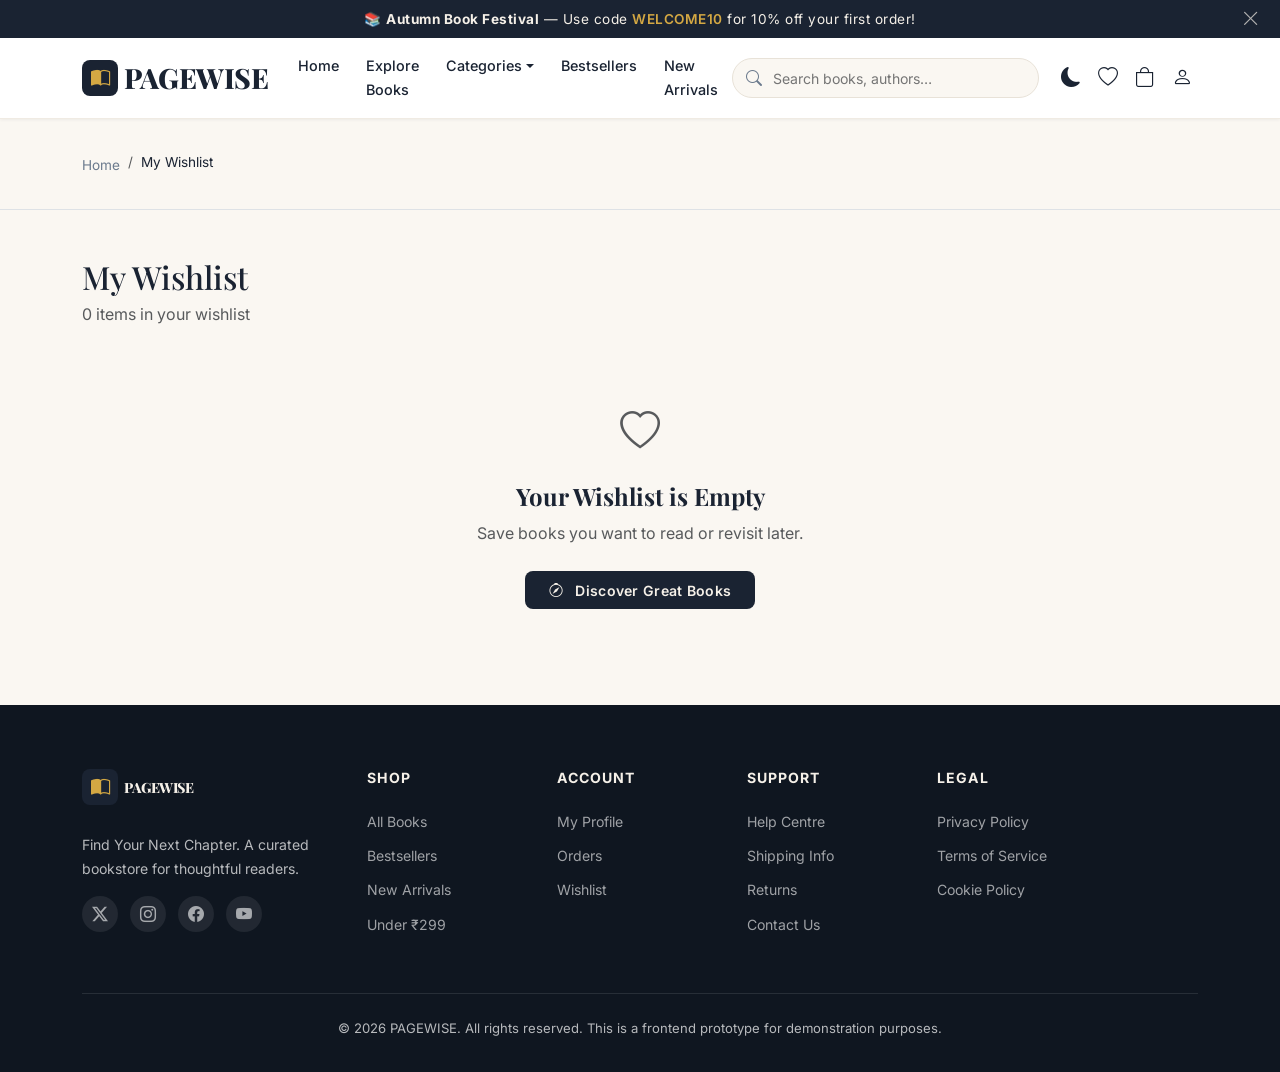
<file: wishlist.html>
<!DOCTYPE html>
<html lang="en">
<head>
  <meta charset="UTF-8">
  <meta name="viewport" content="width=device-width, initial-scale=1.0">
  <title>My Wishlist — PAGEWISE | Premium Online Bookstore</title>
  <meta name="description" content="View your saved books, curated for future reading and gifting. Move items directly to your shopping bag.">
  <link rel="icon" href="data:image/svg+xml,<svg xmlns='http://www.w3.org/2000/svg' viewBox='0 0 100 100'><rect rx='18' width='100' height='100' fill='%231A2332'/><text x='50' y='68' text-anchor='middle' font-size='52' font-family='serif' font-weight='bold' fill='%23D4A843'>P</text></svg>">
  <!-- Google Fonts -->
  <link rel="preconnect" href="https://fonts.googleapis.com">
  <link rel="preconnect" href="https://fonts.gstatic.com" crossorigin>
  <link href="https://fonts.googleapis.com/css2?family=Inter:wght@400;500;600;700&family=Playfair+Display:wght@600;700;800&display=swap" rel="stylesheet">
  <!-- Bootstrap 5 -->
  <link href="https://cdn.jsdelivr.net/npm/bootstrap@5.3.3/dist/css/bootstrap.min.css" rel="stylesheet">
  <link href="https://cdn.jsdelivr.net/npm/bootstrap-icons@1.11.3/font/bootstrap-icons.min.css" rel="stylesheet">
  <!-- VOOK -->
  <link href="css/style.css" rel="stylesheet">
</head>
<body>

  <!-- ═══ Announcement Bar ═══ -->
  <div class="announcement-bar" id="announcement-bar">
    <span>📚 <strong>Autumn Book Festival</strong> — Use code <a href="shop.html">WELCOME10</a> for 10% off your first order!</span>
    <button class="announcement-close" aria-label="Dismiss announcement"><i class="bi bi-x-lg"></i></button>
  </div>

  <!-- ═══ Navbar ═══ -->
  <nav class="navbar navbar-expand-lg vook-navbar" id="main-navbar">
    <div class="container">
      <a class="navbar-brand vook-logo" href="index.html">
        <span class="logo-icon"><i class="bi bi-book-half"></i></span>
        PAGEWISE
      </a>

      <div class="d-flex align-items-center gap-2 d-lg-none">
        <button class="nav-icon-btn dark-mode-toggle" aria-label="Toggle dark mode"><i class="bi bi-moon-fill"></i></button>
        <a href="wishlist.html" class="nav-icon-link active" aria-label="Wishlist">
          <i class="bi bi-heart"></i>
          <span class="wishlist-badge" style="display:none">0</span>
        </a>
        <a href="cart.html" class="nav-icon-link" aria-label="Cart">
          <i class="bi bi-bag"></i>
          <span class="cart-badge" style="display:none">0</span>
        </a>
        <button class="navbar-toggler border-0" type="button" data-bs-toggle="collapse" data-bs-target="#navbarNav" aria-label="Toggle navigation">
          <span class="navbar-toggler-icon"></span>
        </button>
      </div>

      <div class="collapse navbar-collapse" id="navbarNav">
        <ul class="navbar-nav me-auto mb-2 mb-lg-0">
          <li class="nav-item"><a class="nav-link" href="index.html">Home</a></li>
          <li class="nav-item"><a class="nav-link" href="shop.html">Explore Books</a></li>
          <li class="nav-item dropdown">
            <a class="nav-link dropdown-toggle" href="#" data-bs-toggle="dropdown">Categories</a>
            <ul class="dropdown-menu" id="nav-categories-dropdown"></ul>
          </li>
          <li class="nav-item"><a class="nav-link" href="shop.html?sort=bestseller">Bestsellers</a></li>
          <li class="nav-item"><a class="nav-link" href="shop.html?sort=newest">New Arrivals</a></li>
        </ul>

        <div class="vook-search-wrap d-none d-lg-block me-3">
          <i class="bi bi-search vook-search-icon"></i>
          <input type="search" class="vook-search-input" placeholder="Search books, authors…" aria-label="Search books">
        </div>

        <div class="d-none d-lg-flex align-items-center gap-1">
          <button class="nav-icon-btn dark-mode-toggle" aria-label="Toggle dark mode"><i class="bi bi-moon-fill"></i></button>
          <a href="wishlist.html" class="nav-icon-link active" aria-label="Wishlist">
            <i class="bi bi-heart"></i>
            <span class="wishlist-badge" style="display:none">0</span>
          </a>
          <a href="cart.html" class="nav-icon-link" aria-label="Cart">
            <i class="bi bi-bag"></i>
            <span class="cart-badge" style="display:none">0</span>
          </a>
          <a href="profile.html" class="nav-icon-link" aria-label="Account">
            <i class="bi bi-person"></i>
          </a>
        </div>
      </div>
    </div>
  </nav>

  <!-- Breadcrumbs -->
  <section class="py-3 border-bottom" style="background:var(--vook-cream-light)">
    <div class="container">
      <nav aria-label="breadcrumb">
        <ol class="breadcrumb vook-breadcrumb mb-0">
          <li class="breadcrumb-item"><a href="index.html">Home</a></li>
          <li class="breadcrumb-item active" aria-current="page">My Wishlist</li>
        </ol>
      </nav>
    </div>
  </section>

  <!-- ═══ Wishlist Main Section ═══ -->
  <main class="section-padding py-5">
    <div class="container">
      <div class="d-flex flex-wrap justify-content-between align-items-center mb-4 gap-2">
        <div>
          <h1 class="h2 fw-heading mb-1">My Wishlist</h1>
          <p class="text-muted mb-0" id="wishlist-count-label">Books you’re saving for later</p>
        </div>
        <div id="wishlist-actions" style="display:none">
          <button class="btn btn-vook btn-sm px-3 me-2" onclick="handleMoveAllToCart()">
            <i class="bi bi-bag-plus me-1"></i> Add All to Bag
          </button>
          <button class="btn btn-outline-danger btn-sm" onclick="handleClearWishlist()">
            <i class="bi bi-trash3 me-1"></i> Clear Wishlist
          </button>
        </div>
      </div>

      <!-- Wishlist Grid -->
      <div id="wishlist-container">
        <!-- Rendered by JS -->
      </div>
    </div>
  </main>

  <!-- ═══ Footer ═══ -->
  <footer class="vook-footer">
    <div class="container">
      <div class="row g-4">
        <div class="col-lg-3 col-md-6">
          <a class="vook-logo mb-3 d-inline-flex" href="index.html" style="color:var(--vook-cream)!important">
            <span class="logo-icon"><i class="bi bi-book-half"></i></span> PAGEWISE
          </a>
          <p style="font-size:0.88rem;margin-top:0.75rem">Find Your Next Chapter. A curated bookstore for thoughtful readers.</p>
          <div class="footer-social mt-3">
            <a href="#" aria-label="Twitter"><i class="bi bi-twitter-x"></i></a>
            <a href="#" aria-label="Instagram"><i class="bi bi-instagram"></i></a>
            <a href="#" aria-label="Facebook"><i class="bi bi-facebook"></i></a>
            <a href="#" aria-label="YouTube"><i class="bi bi-youtube"></i></a>
          </div>
        </div>
        <div class="col-lg-2 col-md-6 col-6">
          <h6>Shop</h6>
          <ul class="footer-links">
            <li><a href="shop.html">All Books</a></li>
            <li><a href="shop.html?sort=bestseller">Bestsellers</a></li>
            <li><a href="shop.html?sort=newest">New Arrivals</a></li>
            <li><a href="shop.html?filter=under299">Under ₹299</a></li>
          </ul>
        </div>
        <div class="col-lg-2 col-md-6 col-6">
          <h6>Account</h6>
          <ul class="footer-links">
            <li><a href="profile.html">My Profile</a></li>
            <li><a href="orders.html">Orders</a></li>
            <li><a href="wishlist.html">Wishlist</a></li>
          </ul>
        </div>
        <div class="col-lg-2 col-md-6 col-6">
          <h6>Support</h6>
          <ul class="footer-links">
            <li><a href="#">Help Centre</a></li>
            <li><a href="#">Shipping Info</a></li>
            <li><a href="#">Returns</a></li>
            <li><a href="#">Contact Us</a></li>
          </ul>
        </div>
        <div class="col-lg-3 col-md-6 col-6">
          <h6>Legal</h6>
          <ul class="footer-links">
            <li><a href="#">Privacy Policy</a></li>
            <li><a href="#">Terms of Service</a></li>
            <li><a href="#">Cookie Policy</a></li>
          </ul>
        </div>
      </div>
      <div class="footer-bottom text-center">
        <p class="mb-0">&copy; 2026 PAGEWISE. All rights reserved. This is a frontend prototype for demonstration purposes.</p>
      </div>
    </div>
  </footer>

  <!-- ═══ Mobile Bottom Navigation ═══ -->
  <nav class="mobile-bottom-nav" id="mobile-bottom-nav">
    <a href="index.html" class="mobile-nav-item" aria-label="Home">
      <i class="bi bi-house"></i> <span>Home</span>
    </a>
    <a href="shop.html" class="mobile-nav-item" aria-label="Explore">
      <i class="bi bi-compass"></i> <span>Explore</span>
    </a>
    <a href="wishlist.html" class="mobile-nav-item active" aria-label="Wishlist">
      <i class="bi bi-heart"></i> <span>Wishlist</span>
      <span class="wishlist-badge" style="display:none;position:absolute;top:2px;right:calc(50% - 18px)">0</span>
    </a>
    <a href="cart.html" class="mobile-nav-item" aria-label="Cart">
      <i class="bi bi-bag"></i> <span>Cart</span>
      <span class="cart-badge" style="display:none;position:absolute;top:2px;right:calc(50% - 18px)">0</span>
    </a>
    <a href="profile.html" class="mobile-nav-item" aria-label="Profile">
      <i class="bi bi-person"></i> <span>Profile</span>
    </a>
  </nav>

  <!-- Scripts -->
  <script src="https://cdn.jsdelivr.net/npm/bootstrap@5.3.3/dist/js/bootstrap.bundle.min.js"></script>
  <script src="js/data.js"></script>
  <script src="js/app.js"></script>
  <script>
    document.addEventListener('DOMContentLoaded', () => {
      // Navbar categories
      const catDropdown = document.getElementById('nav-categories-dropdown');
      if (catDropdown) {
        CATEGORIES.forEach(cat => {
          const li = document.createElement('li');
          li.innerHTML = `<a class="dropdown-item" href="shop.html?category=${cat.id}"><i class="bi ${cat.icon} me-2"></i>${cat.name}</a>`;
          catDropdown.appendChild(li);
        });
      }

      renderWishlist();
      window.addEventListener('wishlistUpdated', () => renderWishlist());
    });

    function renderWishlist() {
      const wishlist = getWishlist();
      const container = document.getElementById('wishlist-container');
      const countLabel = document.getElementById('wishlist-count-label');
      const actions = document.getElementById('wishlist-actions');

      if (!wishlist || wishlist.length === 0) {
        if (countLabel) countLabel.textContent = '0 items in your wishlist';
        if (actions) actions.style.display = 'none';

        container.innerHTML = `
          <div class="empty-state text-center py-5">
            <div class="empty-state-icon fs-1 text-muted mb-3"><i class="bi bi-heart"></i></div>
            <h3 class="fw-heading">Your Wishlist is Empty</h3>
            <p class="text-muted mb-4">Save books you want to read or revisit later.</p>
            <a href="shop.html" class="btn btn-vook btn-lg px-4"><i class="bi bi-compass me-2"></i> Discover Great Books</a>
          </div>
        `;
        return;
      }

      const totalItems = wishlist.length;
      if (countLabel) countLabel.textContent = `${totalItems} saved book${totalItems > 1 ? 's' : ''}`;
      if (actions) actions.style.display = 'block';

      const books = wishlist.map(id => getBookById(id)).filter(Boolean);

      container.innerHTML = `
        <div class="row row-cols-2 row-cols-md-3 row-cols-lg-4 g-4">
          ${books.map(book => {
            const stock = getStock(book.id);
            const isOutOfStock = stock <= 0;
            const discount = Math.round(((book.originalPrice - book.sellingPrice) / book.originalPrice) * 100);

            return `
              <div class="col">
                <div class="card h-100 border-0 shadow-sm p-3 position-relative">
                  <button class="btn btn-light btn-sm position-absolute top-0 end-0 m-2 rounded-circle" 
                          onclick="handleRemoveWishlistItem('${book.id}')" 
                          title="Remove from wishlist" style="width:32px; height:32px; padding:0;">
                    <i class="bi bi-x-lg"></i>
                  </button>

                  <a href="book-details.html?id=${book.id}" class="text-center d-block mb-3">
                    <img src="${book.cover}" alt="${book.title}" class="rounded shadow-sm" 
                         style="height: 200px; width: auto; max-width: 100%; object-fit: cover;"
                         onerror="this.src='https://placehold.co/150x220/1a2332/f5f0e8?text=PAGEWISE'">
                  </a>

                  <div class="card-body p-0 d-flex flex-column">
                    <span class="badge text-bg-light border text-uppercase mb-1 align-self-start" style="font-size:0.65rem">${book.category}</span>
                    <h6 class="card-title fw-heading mb-1 text-truncate">
                      <a href="book-details.html?id=${book.id}" class="text-decoration-none text-dark">${book.title}</a>
                    </h6>
                    <small class="text-muted mb-2">${book.author}</small>

                    <div class="d-flex align-items-center gap-1 mb-2 small">
                      <span class="text-warning">${renderStars(book.rating)}</span>
                      <span class="text-muted">(${book.rating.toFixed(1)})</span>
                    </div>

                    <div class="d-flex align-items-baseline gap-2 mb-3">
                      <span class="fw-bold text-accent">₹${book.sellingPrice}</span>
                      ${discount > 0 ? `<span class="text-decoration-line-through text-muted small">₹${book.originalPrice}</span>` : ''}
                    </div>

                    <div class="mt-auto">
                      <button class="btn btn-vook btn-sm w-100 mb-2" onclick="handleMoveToCart('${book.id}')" ${isOutOfStock ? 'disabled' : ''}>
                        <i class="bi bi-bag-plus me-1"></i> ${isOutOfStock ? 'Out of Stock' : 'Move to Bag'}
                      </button>
                    </div>
                  </div>
                </div>
              </div>
            `;
          }).join('')}
        </div>
      `;
    }

    window.handleRemoveWishlistItem = function(bookId) {
      toggleWishlist(bookId);
      renderWishlist();
    };

    window.handleMoveToCart = function(bookId) {
      addToCart(bookId, 1);
      toggleWishlist(bookId);
      renderWishlist();
    };

    window.handleMoveAllToCart = function() {
      const wishlist = getWishlist();
      let movedCount = 0;
      wishlist.forEach(id => {
        if (getStock(id) > 0) {
          addToCart(id, 1);
          movedCount++;
        }
      });
      saveWishlist([]);
      showToast(`Moved ${movedCount} books to your shopping bag!`, 'success');
      renderWishlist();
    };

    window.handleClearWishlist = function() {
      if (confirm('Are you sure you want to clear your entire wishlist?')) {
        saveWishlist([]);
        showToast('Wishlist cleared.', 'info');
        renderWishlist();
      }
    };
  </script>
</body>
</html>
</file>
<file: css/style.css>
/**
 * PAGEWISE — Premium Online Bookstore
 * Complete Design System & Styles
 */

/* ═══════════════════════════════════════════════════════════
   CSS CUSTOM PROPERTIES (Design Tokens)
   ═══════════════════════════════════════════════════════════ */
:root {
  /* Brand Colours */
  --vook-ivory:        #FAF7F2;
  --vook-cream:        #F5F0E8;
  --vook-warm-white:   #FFFDF9;
  --vook-navy:         #1A2332;
  --vook-navy-light:   #2A3A50;
  --vook-navy-dark:    #0F1620;
  --vook-copper:       #B8860B;
  --vook-copper-light: #D4A843;
  --vook-copper-dark:  #8B6508;
  --vook-gold:         #C9A96E;
  --vook-green:        #2D4A3E;
  --vook-green-light:  #3D6B5A;

  /* Semantic Colours */
  --vook-bg:           var(--vook-ivory);
  --vook-bg-alt:       var(--vook-cream);
  --vook-bg-card:      #FFFFFF;
  --vook-text:         var(--vook-navy);
  --vook-text-muted:   #6B7A8D;
  --vook-text-light:   #8E9AAD;
  --vook-primary:      var(--vook-navy);
  --vook-accent:       var(--vook-copper);
  --vook-accent-light: var(--vook-copper-light);
  --vook-border:       #E8E2D8;
  --vook-border-light: #F0EBE3;
  --vook-success:      #2D6A4F;
  --vook-warning:      #E07C24;
  --vook-danger:       #C0392B;
  --vook-info:         #2E86AB;

  /* Shadows */
  --shadow-sm:   0 1px 3px rgba(26,35,50,0.06);
  --shadow-md:   0 4px 12px rgba(26,35,50,0.08);
  --shadow-lg:   0 8px 30px rgba(26,35,50,0.12);
  --shadow-xl:   0 16px 50px rgba(26,35,50,0.15);
  --shadow-card: 0 2px 8px rgba(26,35,50,0.06);
  --shadow-hover:0 8px 25px rgba(26,35,50,0.12);

  /* Typography */
  --font-heading: 'Playfair Display', 'Georgia', 'Times New Roman', serif;
  --font-body:    'Inter', -apple-system, BlinkMacSystemFont, 'Segoe UI', Roboto, sans-serif;
  --font-mono:    'JetBrains Mono', 'Fira Code', monospace;

  /* Spacing */
  --section-padding: 5rem 0;
  --card-radius:   12px;
  --btn-radius:    8px;
  --input-radius:  8px;

  /* Transitions */
  --transition-fast:   0.2s ease;
  --transition-base:   0.3s ease;
  --transition-slow:   0.5s ease;

  /* Navbar height */
  --navbar-height: 68px;
}

/* ── Dark Mode ──────────────────────────────────────────── */
[data-theme="dark"] {
  --vook-bg:           #0F1620;
  --vook-bg-alt:       #162030;
  --vook-bg-card:      #1A2A3C;
  --vook-text:         #E8E2D8;
  --vook-text-muted:   #8E9AAD;
  --vook-text-light:   #6B7A8D;
  --vook-border:       #2A3A50;
  --vook-border-light: #243248;
  --vook-primary:      #E8E2D8;
  --shadow-sm:   0 1px 3px rgba(0,0,0,0.2);
  --shadow-md:   0 4px 12px rgba(0,0,0,0.3);
  --shadow-lg:   0 8px 30px rgba(0,0,0,0.35);
  --shadow-card: 0 2px 8px rgba(0,0,0,0.25);
  --shadow-hover:0 8px 25px rgba(0,0,0,0.35);
}

/* ═══════════════════════════════════════════════════════════
   BASE & RESET
   ═══════════════════════════════════════════════════════════ */
*,*::before,*::after { box-sizing: border-box; }

html {
  scroll-behavior: smooth;
  -webkit-text-size-adjust: 100%;
}

@media (prefers-reduced-motion: reduce) {
  html { scroll-behavior: auto; }
  *, *::before, *::after {
    animation-duration: 0.01ms !important;
    animation-iteration-count: 1 !important;
    transition-duration: 0.01ms !important;
  }
}

body {
  font-family: var(--font-body);
  background-color: var(--vook-bg);
  color: var(--vook-text);
  line-height: 1.65;
  -webkit-font-smoothing: antialiased;
  -moz-osx-font-smoothing: grayscale;
  overflow-x: hidden;
}

h1,h2,h3,h4,h5,h6 {
  font-family: var(--font-heading);
  font-weight: 700;
  color: var(--vook-text);
  line-height: 1.3;
}
h1 { font-size: 2.5rem; }
h2 { font-size: 2rem; }
h3 { font-size: 1.5rem; }

a {
  color: var(--vook-accent);
  text-decoration: none;
  transition: color var(--transition-fast);
}
a:hover { color: var(--vook-copper-dark); }

img { max-width: 100%; height: auto; }

::selection {
  background: var(--vook-copper-light);
  color: #fff;
}

/* Focus styles */
:focus-visible {
  outline: 2px solid var(--vook-accent);
  outline-offset: 2px;
}

/* ═══════════════════════════════════════════════════════════
   ANNOUNCEMENT BAR
   ═══════════════════════════════════════════════════════════ */
.announcement-bar {
  background: var(--vook-navy);
  color: var(--vook-cream);
  text-align: center;
  padding: 0.5rem 1rem;
  font-size: 0.85rem;
  letter-spacing: 0.5px;
  position: relative;
  z-index: 1050;
}
.announcement-bar a { color: var(--vook-copper-light); font-weight: 600; }
.announcement-close {
  position: absolute;
  right: 1rem;
  top: 50%;
  transform: translateY(-50%);
  background: none;
  border: none;
  color: var(--vook-cream);
  cursor: pointer;
  font-size: 1.1rem;
  padding: 0.25rem;
  opacity: 0.7;
  transition: opacity var(--transition-fast);
}
.announcement-close:hover { opacity: 1; }

/* ═══════════════════════════════════════════════════════════
   NAVBAR
   ═══════════════════════════════════════════════════════════ */
.vook-navbar {
  background: var(--vook-bg-card);
  border-bottom: 1px solid var(--vook-border-light);
  box-shadow: var(--shadow-sm);
  padding: 0.5rem 0;
  position: sticky;
  top: 0;
  z-index: 1040;
  transition: box-shadow var(--transition-base);
  min-height: var(--navbar-height);
}
.vook-navbar.scrolled {
  box-shadow: var(--shadow-md);
}
.vook-logo {
  font-family: var(--font-heading);
  font-size: 1.75rem;
  font-weight: 800;
  color: var(--vook-navy) !important;
  letter-spacing: -0.5px;
  display: flex;
  align-items: center;
  gap: 0.4rem;
}
[data-theme="dark"] .vook-logo { color: var(--vook-cream) !important; }
.vook-logo .logo-icon {
  width: 36px;
  height: 36px;
  background: var(--vook-navy);
  color: var(--vook-copper-light);
  border-radius: 8px;
  display: flex;
  align-items: center;
  justify-content: center;
  font-size: 1.2rem;
}
[data-theme="dark"] .vook-logo .logo-icon {
  background: var(--vook-copper);
  color: var(--vook-navy);
}

.navbar-nav .nav-link {
  color: var(--vook-text);
  font-weight: 500;
  font-size: 0.9rem;
  padding: 0.5rem 0.85rem !important;
  transition: color var(--transition-fast);
  position: relative;
}
.navbar-nav .nav-link:hover,
.navbar-nav .nav-link.active {
  color: var(--vook-accent);
}
.navbar-nav .nav-link.active::after {
  content: '';
  position: absolute;
  bottom: 0;
  left: 0.85rem;
  right: 0.85rem;
  height: 2px;
  background: var(--vook-accent);
  border-radius: 2px;
}

/* Nav icons */
.nav-icon-btn {
  position: relative;
  background: none;
  border: none;
  color: var(--vook-text);
  font-size: 1.25rem;
  padding: 0.4rem;
  cursor: pointer;
  transition: color var(--transition-fast);
}
.nav-icon-btn:hover { color: var(--vook-accent); }
.nav-icon-link {
  position: relative;
  color: var(--vook-text);
  font-size: 1.25rem;
  padding: 0.4rem;
  transition: color var(--transition-fast);
}
.nav-icon-link:hover { color: var(--vook-accent); }
.cart-badge, .wishlist-badge {
  position: absolute;
  top: -2px;
  right: -6px;
  background: var(--vook-danger);
  color: #fff;
  font-size: 0.65rem;
  font-weight: 700;
  width: 18px;
  height: 18px;
  border-radius: 50%;
  display: flex;
  align-items: center;
  justify-content: center;
  font-family: var(--font-body);
}

/* Search bar in navbar */
.vook-search-wrap {
  position: relative;
  max-width: 320px;
  width: 100%;
}
.vook-search-input {
  border: 1.5px solid var(--vook-border);
  border-radius: 24px;
  padding: 0.45rem 1rem 0.45rem 2.5rem;
  font-size: 0.88rem;
  width: 100%;
  background: var(--vook-bg);
  color: var(--vook-text);
  transition: border-color var(--transition-fast), box-shadow var(--transition-fast);
}
.vook-search-input:focus {
  border-color: var(--vook-accent);
  box-shadow: 0 0 0 3px rgba(184,134,11,0.12);
  outline: none;
}
.vook-search-icon {
  position: absolute;
  left: 0.85rem;
  top: 50%;
  transform: translateY(-50%);
  color: var(--vook-text-muted);
  pointer-events: none;
}
.search-suggestions {
  position: absolute;
  top: 100%;
  left: 0;
  right: 0;
  background: var(--vook-bg-card);
  border: 1px solid var(--vook-border);
  border-radius: var(--card-radius);
  box-shadow: var(--shadow-lg);
  z-index: 1100;
  max-height: 380px;
  overflow-y: auto;
  display: none;
  margin-top: 4px;
}
.search-suggestions.show { display: block; }
.search-suggestion-item {
  display: flex;
  align-items: center;
  gap: 0.75rem;
  padding: 0.65rem 1rem;
  color: var(--vook-text);
  transition: background var(--transition-fast);
  border-bottom: 1px solid var(--vook-border-light);
}
.search-suggestion-item:last-child { border-bottom: none; }
.search-suggestion-item:hover { background: var(--vook-bg-alt); color: var(--vook-text); }
.search-suggestion-img { width: 36px; height: 50px; object-fit: cover; border-radius: 4px; flex-shrink: 0; }
.search-suggestion-title { font-weight: 600; font-size: 0.88rem; }
.search-suggestion-author { font-size: 0.78rem; color: var(--vook-text-muted); }
.search-suggestion-price { margin-left: auto; font-weight: 700; color: var(--vook-accent); font-size: 0.88rem; white-space: nowrap; }
.search-no-result { padding: 1rem; text-align: center; color: var(--vook-text-muted); font-size: 0.88rem; }

/* ═══════════════════════════════════════════════════════════
   BUTTONS
   ═══════════════════════════════════════════════════════════ */
.btn-vook {
  background: var(--vook-navy);
  color: var(--vook-cream);
  border: none;
  border-radius: var(--btn-radius);
  font-weight: 600;
  font-size: 0.88rem;
  padding: 0.55rem 1.5rem;
  transition: all var(--transition-fast);
  letter-spacing: 0.3px;
}
.btn-vook:hover {
  background: var(--vook-navy-light);
  color: var(--vook-cream);
  transform: translateY(-1px);
  box-shadow: var(--shadow-md);
}
.btn-vook:active { transform: translateY(0); }
[data-theme="dark"] .btn-vook {
  background: var(--vook-copper);
  color: var(--vook-navy);
}
[data-theme="dark"] .btn-vook:hover {
  background: var(--vook-copper-light);
  color: var(--vook-navy);
}

.btn-outline-vook {
  background: transparent;
  color: var(--vook-navy);
  border: 1.5px solid var(--vook-navy);
  border-radius: var(--btn-radius);
  font-weight: 600;
  font-size: 0.88rem;
  padding: 0.5rem 1.5rem;
  transition: all var(--transition-fast);
}
.btn-outline-vook:hover {
  background: var(--vook-navy);
  color: var(--vook-cream);
}
[data-theme="dark"] .btn-outline-vook {
  color: var(--vook-cream);
  border-color: var(--vook-cream);
}
[data-theme="dark"] .btn-outline-vook:hover {
  background: var(--vook-cream);
  color: var(--vook-navy);
}

.btn-accent {
  background: var(--vook-accent);
  color: #fff;
  border: none;
  border-radius: var(--btn-radius);
  font-weight: 600;
  padding: 0.55rem 1.5rem;
  transition: all var(--transition-fast);
}
.btn-accent:hover {
  background: var(--vook-copper-dark);
  color: #fff;
  transform: translateY(-1px);
}

.btn-ghost {
  background: transparent;
  color: var(--vook-text-muted);
  border: none;
  padding: 0.4rem 0.8rem;
  transition: color var(--transition-fast);
}
.btn-ghost:hover { color: var(--vook-accent); }

/* ═══════════════════════════════════════════════════════════
   HERO SECTION
   ═══════════════════════════════════════════════════════════ */
.hero-section {
  background: linear-gradient(135deg, var(--vook-cream) 0%, var(--vook-ivory) 50%, #EDE7DB 100%);
  padding: 5rem 0 4rem;
  position: relative;
  overflow: hidden;
}
[data-theme="dark"] .hero-section {
  background: linear-gradient(135deg, #0F1620 0%, #1A2A3C 50%, #162030 100%);
}
.hero-section::before {
  content: '';
  position: absolute;
  top: -50%;
  right: -20%;
  width: 60%;
  height: 200%;
  background: radial-gradient(ellipse, rgba(184,134,11,0.06) 0%, transparent 70%);
  pointer-events: none;
}
.hero-tagline {
  font-family: var(--font-heading);
  font-size: clamp(2rem, 5vw, 3.2rem);
  font-weight: 800;
  line-height: 1.15;
  color: var(--vook-navy);
  margin-bottom: 1.25rem;
}
[data-theme="dark"] .hero-tagline { color: var(--vook-cream); }
.hero-tagline .accent { color: var(--vook-accent); }
.hero-subtitle {
  font-size: 1.1rem;
  color: var(--vook-text-muted);
  max-width: 520px;
  margin-bottom: 2rem;
  line-height: 1.7;
}
.hero-books-stack {
  position: relative;
  display: flex;
  justify-content: center;
  align-items: flex-end;
  gap: 0;
  height: 340px;
}
.hero-book-img {
  width: 160px;
  height: auto;
  max-height: 240px;
  object-fit: cover;
  border-radius: 6px;
  box-shadow: var(--shadow-lg);
  transition: transform var(--transition-base);
  position: absolute;
}
.hero-book-img:nth-child(1) { transform: rotate(-12deg) translateX(-120px); z-index: 1; }
.hero-book-img:nth-child(2) { transform: rotate(-4deg) translateX(-40px); z-index: 2; }
.hero-book-img:nth-child(3) { transform: rotate(0deg); z-index: 3; }
.hero-book-img:nth-child(4) { transform: rotate(4deg) translateX(40px); z-index: 2; }
.hero-book-img:nth-child(5) { transform: rotate(12deg) translateX(120px); z-index: 1; }
.hero-books-stack:hover .hero-book-img:nth-child(1) { transform: rotate(-15deg) translateX(-140px) translateY(-8px); }
.hero-books-stack:hover .hero-book-img:nth-child(5) { transform: rotate(15deg) translateX(140px) translateY(-8px); }
.hero-books-stack:hover .hero-book-img:nth-child(3) { transform: translateY(-12px); }

@media (max-width: 991.98px) {
  .hero-section { padding: 3rem 0 2.5rem; }
  .hero-books-stack { height: 240px; }
  .hero-book-img { width: 110px; max-height: 170px; }
  .hero-book-img:nth-child(1) { transform: rotate(-10deg) translateX(-85px); }
  .hero-book-img:nth-child(2) { transform: rotate(-3deg) translateX(-30px); }
  .hero-book-img:nth-child(4) { transform: rotate(3deg) translateX(30px); }
  .hero-book-img:nth-child(5) { transform: rotate(10deg) translateX(85px); }
}
@media (max-width: 575.98px) {
  .hero-books-stack { height: 190px; }
  .hero-book-img { width: 80px; max-height: 130px; }
  .hero-book-img:nth-child(1) { transform: rotate(-8deg) translateX(-60px); }
  .hero-book-img:nth-child(2) { transform: rotate(-3deg) translateX(-22px); }
  .hero-book-img:nth-child(4) { transform: rotate(3deg) translateX(22px); }
  .hero-book-img:nth-child(5) { transform: rotate(8deg) translateX(60px); }
}

/* ═══════════════════════════════════════════════════════════
   SECTION TITLES
   ═══════════════════════════════════════════════════════════ */
.section-padding { padding: var(--section-padding); }
.section-title {
  font-family: var(--font-heading);
  font-size: 1.75rem;
  font-weight: 700;
  margin-bottom: 0.5rem;
  position: relative;
}
.section-subtitle {
  color: var(--vook-text-muted);
  font-size: 0.95rem;
  margin-bottom: 2.5rem;
}
.section-divider {
  width: 50px;
  height: 3px;
  background: var(--vook-accent);
  border-radius: 2px;
  margin: 0.75rem 0 1rem;
}
.section-bg-alt { background: var(--vook-bg-alt); }

/* ═══════════════════════════════════════════════════════════
   CATEGORY CARDS
   ═══════════════════════════════════════════════════════════ */
.category-card {
  display: flex;
  flex-direction: column;
  align-items: center;
  text-align: center;
  padding: 1.5rem 1rem;
  background: var(--vook-bg-card);
  border: 1px solid var(--vook-border-light);
  border-radius: var(--card-radius);
  transition: all var(--transition-base);
  text-decoration: none;
  color: var(--vook-text);
  cursor: pointer;
}
.category-card:hover {
  transform: translateY(-4px);
  box-shadow: var(--shadow-hover);
  border-color: var(--vook-accent);
  color: var(--vook-text);
}
.category-card .cat-icon {
  width: 56px;
  height: 56px;
  background: var(--vook-bg-alt);
  border-radius: 50%;
  display: flex;
  align-items: center;
  justify-content: center;
  font-size: 1.4rem;
  color: var(--vook-accent);
  margin-bottom: 0.75rem;
  transition: background var(--transition-base), color var(--transition-base);
}
.category-card:hover .cat-icon {
  background: var(--vook-navy);
  color: var(--vook-copper-light);
}
[data-theme="dark"] .category-card:hover .cat-icon {
  background: var(--vook-copper);
  color: var(--vook-navy);
}
.category-card .cat-name {
  font-weight: 600;
  font-size: 0.85rem;
}

/* ═══════════════════════════════════════════════════════════
   BOOK CARDS
   ═══════════════════════════════════════════════════════════ */
.book-card {
  background: var(--vook-bg-card);
  border: 1px solid var(--vook-border-light);
  border-radius: var(--card-radius);
  overflow: hidden;
  transition: all var(--transition-base);
  display: flex;
  flex-direction: column;
  height: 100%;
}
.book-card:hover {
  transform: translateY(-4px);
  box-shadow: var(--shadow-hover);
}
.book-card-img-wrap {
  position: relative;
  background: var(--vook-bg-alt);
  padding: 1.25rem;
  display: flex;
  align-items: center;
  justify-content: center;
  min-height: 220px;
  overflow: hidden;
}
.book-card-img-wrap img {
  width: auto;
  height: 200px;
  max-width: 100%;
  object-fit: contain;
  transition: transform var(--transition-base);
  border-radius: 4px;
  box-shadow: var(--shadow-sm);
}
.book-card:hover .book-card-img-wrap img {
  transform: scale(1.03);
}
.book-badge-discount {
  position: absolute;
  top: 0.75rem;
  left: 0.75rem;
  background: var(--vook-success);
  color: #fff;
  font-size: 0.7rem;
  font-weight: 700;
  padding: 0.2rem 0.5rem;
  border-radius: 4px;
  letter-spacing: 0.3px;
}
.book-badge-oos {
  position: absolute;
  top: 0.75rem;
  left: 0.75rem;
  background: var(--vook-danger);
  color: #fff;
  font-size: 0.7rem;
  font-weight: 700;
  padding: 0.2rem 0.5rem;
  border-radius: 4px;
}
.btn-wishlist-float {
  position: absolute;
  top: 0.75rem;
  right: 0.75rem;
  background: var(--vook-bg-card);
  border: none;
  width: 34px;
  height: 34px;
  border-radius: 50%;
  display: flex;
  align-items: center;
  justify-content: center;
  box-shadow: var(--shadow-sm);
  cursor: pointer;
  color: var(--vook-text-muted);
  transition: all var(--transition-fast);
  font-size: 1rem;
}
.btn-wishlist-float:hover,
.btn-wishlist-float.active {
  color: var(--vook-danger);
  background: #FFF0F0;
}
[data-theme="dark"] .btn-wishlist-float:hover,
[data-theme="dark"] .btn-wishlist-float.active {
  background: rgba(192,57,43,0.2);
}

.book-card-body {
  padding: 1rem 1.25rem 1.25rem;
  display: flex;
  flex-direction: column;
  flex: 1;
}
.book-card-category {
  font-size: 0.7rem;
  text-transform: uppercase;
  letter-spacing: 1px;
  color: var(--vook-accent);
  font-weight: 600;
  margin-bottom: 0.35rem;
}
.book-card-title {
  font-family: var(--font-heading);
  font-size: 0.95rem;
  font-weight: 700;
  color: var(--vook-text);
  margin-bottom: 0.25rem;
  display: -webkit-box;
  -webkit-line-clamp: 2;
  -webkit-box-orient: vertical;
  overflow: hidden;
  line-height: 1.4;
  transition: color var(--transition-fast);
}
.book-card-title:hover { color: var(--vook-accent); }
.book-card-author {
  font-size: 0.8rem;
  color: var(--vook-text-muted);
  margin-bottom: 0.5rem;
}
.book-card-rating {
  font-size: 0.75rem;
  margin-bottom: 0.65rem;
  display: flex;
  align-items: center;
  gap: 0.15rem;
}
.book-card-rating .rating-count {
  color: var(--vook-text-muted);
  font-size: 0.72rem;
  margin-left: 0.25rem;
}
.book-card-price {
  display: flex;
  align-items: baseline;
  gap: 0.5rem;
  margin-bottom: 0.75rem;
}
.price-current {
  font-size: 1.1rem;
  font-weight: 700;
  color: var(--vook-text);
}
.price-original {
  font-size: 0.85rem;
  color: var(--vook-text-muted);
  text-decoration: line-through;
}

/* List view card */
.book-card-list {
  flex-direction: row;
  height: auto;
}
.book-card-list .book-card-img-wrap {
  min-width: 160px;
  max-width: 160px;
  min-height: 180px;
}
.book-card-list .book-card-img-wrap img { height: 150px; }
.book-card-body-list {
  padding: 1rem 1.25rem;
  flex: 1;
}
.book-card-body-list .book-card-title { -webkit-line-clamp: 1; }
.book-card-desc-list {
  font-size: 0.82rem;
  color: var(--vook-text-muted);
  margin-bottom: 0.75rem;
  display: -webkit-box;
  -webkit-line-clamp: 2;
  -webkit-box-orient: vertical;
  overflow: hidden;
}

@media (max-width: 575.98px) {
  .book-card-list { flex-direction: column; }
  .book-card-list .book-card-img-wrap { max-width: 100%; min-width: auto; }
}

/* ═══════════════════════════════════════════════════════════
   COLLECTION CARDS / SCROLLABLE ROW
   ═══════════════════════════════════════════════════════════ */
.book-scroll-row {
  display: flex;
  gap: 1.25rem;
  overflow-x: auto;
  padding-bottom: 1rem;
  scroll-snap-type: x mandatory;
  -webkit-overflow-scrolling: touch;
  scrollbar-width: thin;
}
.book-scroll-row::-webkit-scrollbar { height: 6px; }
.book-scroll-row::-webkit-scrollbar-track { background: var(--vook-border-light); border-radius: 3px; }
.book-scroll-row::-webkit-scrollbar-thumb { background: var(--vook-border); border-radius: 3px; }
.book-scroll-row > .book-scroll-item {
  flex: 0 0 220px;
  scroll-snap-align: start;
}
.book-scroll-item .book-card {
  height: 100%;
}

/* ═══════════════════════════════════════════════════════════
   COINS FEATURE BANNER
   ═══════════════════════════════════════════════════════════ */
.coins-banner {
  background: linear-gradient(135deg, var(--vook-navy) 0%, var(--vook-navy-light) 100%);
  border-radius: var(--card-radius);
  padding: 3rem 2.5rem;
  color: var(--vook-cream);
  position: relative;
  overflow: hidden;
}
.coins-banner::before {
  content: '';
  position: absolute;
  top: -50%;
  right: -30%;
  width: 80%;
  height: 200%;
  background: radial-gradient(ellipse, rgba(184,134,11,0.15) 0%, transparent 70%);
}
.coins-banner .coin-icon-lg {
  font-size: 3rem;
  color: var(--vook-copper-light);
  margin-bottom: 1rem;
}
.coins-banner h3 { color: var(--vook-cream); }

/* ═══════════════════════════════════════════════════════════
   TESTIMONIALS
   ═══════════════════════════════════════════════════════════ */
.testimonial-card {
  background: var(--vook-bg-card);
  border: 1px solid var(--vook-border-light);
  border-radius: var(--card-radius);
  padding: 1.75rem;
  height: 100%;
  transition: box-shadow var(--transition-base);
}
.testimonial-card:hover { box-shadow: var(--shadow-md); }
.testimonial-card .quote-icon {
  font-size: 1.75rem;
  color: var(--vook-accent);
  opacity: 0.4;
  margin-bottom: 0.75rem;
}
.testimonial-card .testimonial-text {
  font-size: 0.92rem;
  font-style: italic;
  color: var(--vook-text);
  line-height: 1.7;
  margin-bottom: 1rem;
}
.testimonial-card .testimonial-name {
  font-weight: 700;
  font-size: 0.88rem;
}
.sample-data-label {
  font-size: 0.7rem;
  color: var(--vook-text-light);
  font-style: italic;
}

/* ═══════════════════════════════════════════════════════════
   NEWSLETTER
   ═══════════════════════════════════════════════════════════ */
.newsletter-section {
  background: var(--vook-navy);
  color: var(--vook-cream);
  padding: 4rem 0;
}
[data-theme="dark"] .newsletter-section {
  background: var(--vook-navy-light);
}
.newsletter-section h3 { color: var(--vook-cream); }
.newsletter-input {
  border: 1.5px solid rgba(255,255,255,0.2);
  border-radius: 24px 0 0 24px;
  padding: 0.65rem 1.25rem;
  background: rgba(255,255,255,0.08);
  color: #fff;
  font-size: 0.9rem;
  flex: 1;
}
.newsletter-input::placeholder { color: rgba(255,255,255,0.4); }
.newsletter-input:focus { outline: none; border-color: var(--vook-copper-light); background: rgba(255,255,255,0.12); }
.newsletter-btn {
  border-radius: 0 24px 24px 0;
  padding: 0.65rem 1.75rem;
  background: var(--vook-accent);
  color: #fff;
  border: none;
  font-weight: 600;
  font-size: 0.9rem;
  cursor: pointer;
  transition: background var(--transition-fast);
}
.newsletter-btn:hover { background: var(--vook-copper-dark); }

/* ═══════════════════════════════════════════════════════════
   FOOTER
   ═══════════════════════════════════════════════════════════ */
.vook-footer {
  background: var(--vook-navy-dark);
  color: rgba(255,255,255,0.7);
  padding: 4rem 0 2rem;
}
.vook-footer h6 {
  color: var(--vook-cream);
  font-family: var(--font-body);
  font-weight: 700;
  font-size: 0.88rem;
  text-transform: uppercase;
  letter-spacing: 1px;
  margin-bottom: 1.25rem;
}
.vook-footer a {
  color: rgba(255,255,255,0.6);
  font-size: 0.88rem;
  transition: color var(--transition-fast);
}
.vook-footer a:hover { color: var(--vook-copper-light); }
.footer-links { list-style: none; padding: 0; margin: 0; }
.footer-links li { margin-bottom: 0.5rem; }
.footer-bottom {
  border-top: 1px solid rgba(255,255,255,0.1);
  padding-top: 1.5rem;
  margin-top: 3rem;
  font-size: 0.82rem;
}
.footer-social a {
  display: inline-flex;
  align-items: center;
  justify-content: center;
  width: 36px;
  height: 36px;
  border-radius: 50%;
  background: rgba(255,255,255,0.08);
  color: rgba(255,255,255,0.6);
  margin-right: 0.5rem;
  transition: all var(--transition-fast);
  font-size: 1rem;
}
.footer-social a:hover {
  background: var(--vook-accent);
  color: #fff;
}

/* ═══════════════════════════════════════════════════════════
   MOBILE BOTTOM NAV
   ═══════════════════════════════════════════════════════════ */
.mobile-bottom-nav {
  position: fixed;
  bottom: 0;
  left: 0;
  right: 0;
  background: var(--vook-bg-card);
  border-top: 1px solid var(--vook-border);
  display: none;
  z-index: 1050;
  box-shadow: 0 -2px 10px rgba(0,0,0,0.06);
  padding-bottom: env(safe-area-inset-bottom, 0);
}
@media (max-width: 767.98px) {
  .mobile-bottom-nav { display: flex; }
  body { padding-bottom: 64px; }
}
.mobile-nav-item {
  flex: 1;
  display: flex;
  flex-direction: column;
  align-items: center;
  justify-content: center;
  padding: 0.5rem 0.25rem;
  color: var(--vook-text-muted);
  font-size: 0.68rem;
  text-decoration: none;
  transition: color var(--transition-fast);
  position: relative;
}
.mobile-nav-item i { font-size: 1.25rem; margin-bottom: 0.15rem; }
.mobile-nav-item.active,
.mobile-nav-item:hover {
  color: var(--vook-accent);
}

/* ═══════════════════════════════════════════════════════════
   TOAST NOTIFICATIONS
   ═══════════════════════════════════════════════════════════ */
#vook-toast-container {
  position: fixed;
  top: calc(var(--navbar-height) + 12px);
  right: 16px;
  z-index: 9999;
  display: flex;
  flex-direction: column;
  gap: 8px;
  max-width: 380px;
  width: 100%;
  pointer-events: none;
}
.vook-toast {
  display: flex;
  align-items: center;
  gap: 0.6rem;
  padding: 0.75rem 1rem;
  border-radius: var(--btn-radius);
  background: var(--vook-bg-card);
  border: 1px solid var(--vook-border);
  box-shadow: var(--shadow-lg);
  font-size: 0.88rem;
  transform: translateX(110%);
  transition: transform 0.3s cubic-bezier(0.4,0,0.2,1);
  pointer-events: auto;
}
.vook-toast.show { transform: translateX(0); }
.vook-toast i:first-child { font-size: 1.1rem; flex-shrink: 0; }
.vook-toast span { flex: 1; }
.vook-toast-close {
  background: none;
  border: none;
  color: var(--vook-text-muted);
  cursor: pointer;
  padding: 0;
  font-size: 1.1rem;
  flex-shrink: 0;
}
.vook-toast-success i:first-child { color: var(--vook-success); }
.vook-toast-error i:first-child { color: var(--vook-danger); }
.vook-toast-warning i:first-child { color: var(--vook-warning); }
.vook-toast-info i:first-child { color: var(--vook-info); }

/* ═══════════════════════════════════════════════════════════
   SCROLL TO TOP
   ═══════════════════════════════════════════════════════════ */
.scroll-to-top-btn {
  position: fixed;
  bottom: 80px;
  right: 20px;
  width: 42px;
  height: 42px;
  border-radius: 50%;
  background: var(--vook-navy);
  color: var(--vook-cream);
  border: none;
  box-shadow: var(--shadow-md);
  cursor: pointer;
  opacity: 0;
  transform: translateY(20px);
  transition: all var(--transition-base);
  z-index: 1040;
  display: flex;
  align-items: center;
  justify-content: center;
  font-size: 1.1rem;
}
[data-theme="dark"] .scroll-to-top-btn { background: var(--vook-copper); color: var(--vook-navy); }
.scroll-to-top-btn.visible {
  opacity: 1;
  transform: translateY(0);
}
.scroll-to-top-btn:hover { transform: translateY(-2px); }
@media (max-width: 767.98px) {
  .scroll-to-top-btn { bottom: 76px; right: 14px; }
}

/* ═══════════════════════════════════════════════════════════
   FORMS
   ═══════════════════════════════════════════════════════════ */
.form-control, .form-select {
  border-radius: var(--input-radius);
  border: 1.5px solid var(--vook-border);
  padding: 0.6rem 0.85rem;
  font-size: 0.9rem;
  color: var(--vook-text);
  background: var(--vook-bg-card);
  transition: border-color var(--transition-fast), box-shadow var(--transition-fast);
}
.form-control:focus, .form-select:focus {
  border-color: var(--vook-accent);
  box-shadow: 0 0 0 3px rgba(184,134,11,0.1);
}
.form-label {
  font-weight: 600;
  font-size: 0.85rem;
  color: var(--vook-text);
  margin-bottom: 0.35rem;
}
.invalid-feedback { font-size: 0.8rem; }

/* ═══════════════════════════════════════════════════════════
   BREADCRUMB
   ═══════════════════════════════════════════════════════════ */
.vook-breadcrumb {
  background: transparent;
  padding: 1rem 0;
  margin-bottom: 0;
}
.vook-breadcrumb .breadcrumb-item a {
  color: var(--vook-text-muted);
  font-size: 0.85rem;
}
.vook-breadcrumb .breadcrumb-item.active {
  color: var(--vook-text);
  font-size: 0.85rem;
}

/* ═══════════════════════════════════════════════════════════
   BOOK DETAILS PAGE
   ═══════════════════════════════════════════════════════════ */
.book-detail-cover {
  background: var(--vook-bg-alt);
  border-radius: var(--card-radius);
  padding: 2rem;
  display: flex;
  align-items: center;
  justify-content: center;
}
.book-detail-cover img {
  max-height: 450px;
  width: auto;
  max-width: 100%;
  border-radius: 6px;
  box-shadow: var(--shadow-lg);
}
.book-detail-title {
  font-family: var(--font-heading);
  font-size: 1.75rem;
}
.book-detail-author {
  font-size: 1rem;
  color: var(--vook-text-muted);
}
.book-detail-price .price-current { font-size: 1.6rem; }
.book-detail-price .price-original { font-size: 1.1rem; }
.format-selector .btn {
  border: 1.5px solid var(--vook-border);
  border-radius: var(--btn-radius);
  padding: 0.4rem 1rem;
  font-size: 0.85rem;
  color: var(--vook-text);
  background: var(--vook-bg-card);
  transition: all var(--transition-fast);
}
.format-selector .btn.active,
.format-selector .btn:hover {
  border-color: var(--vook-navy);
  background: var(--vook-navy);
  color: var(--vook-cream);
}
.qty-control {
  display: inline-flex;
  align-items: center;
  border: 1.5px solid var(--vook-border);
  border-radius: var(--btn-radius);
  overflow: hidden;
}
.qty-control button {
  background: var(--vook-bg-alt);
  border: none;
  width: 36px;
  height: 36px;
  display: flex;
  align-items: center;
  justify-content: center;
  cursor: pointer;
  color: var(--vook-text);
  font-size: 1rem;
  transition: background var(--transition-fast);
}
.qty-control button:hover { background: var(--vook-border); }
.qty-control .qty-value {
  width: 45px;
  text-align: center;
  font-weight: 600;
  font-size: 0.95rem;
  border: none;
  background: transparent;
  color: var(--vook-text);
}
.detail-spec-table th {
  font-weight: 600;
  font-size: 0.85rem;
  color: var(--vook-text-muted);
  padding: 0.5rem 0;
  width: 40%;
}
.detail-spec-table td {
  font-size: 0.9rem;
  padding: 0.5rem 0;
}

/* ═══════════════════════════════════════════════════════════
   CART PAGE
   ═══════════════════════════════════════════════════════════ */
.cart-item {
  display: flex;
  gap: 1rem;
  padding: 1.25rem 0;
  border-bottom: 1px solid var(--vook-border-light);
  align-items: flex-start;
}
.cart-item:last-child { border-bottom: none; }
.cart-item-img {
  width: 80px;
  height: 110px;
  object-fit: cover;
  border-radius: 6px;
  flex-shrink: 0;
  background: var(--vook-bg-alt);
}
.cart-item-info { flex: 1; }
.cart-item-title {
  font-family: var(--font-heading);
  font-weight: 700;
  font-size: 0.95rem;
  margin-bottom: 0.15rem;
}
.cart-item-author { font-size: 0.82rem; color: var(--vook-text-muted); }
.cart-item-format { font-size: 0.75rem; color: var(--vook-text-light); text-transform: capitalize; }
.cart-summary-card {
  background: var(--vook-bg-card);
  border: 1px solid var(--vook-border-light);
  border-radius: var(--card-radius);
  padding: 1.5rem;
  position: sticky;
  top: calc(var(--navbar-height) + 1rem);
}
.cart-summary-card h5 { font-family: var(--font-heading); }
.summary-row {
  display: flex;
  justify-content: space-between;
  align-items: center;
  padding: 0.4rem 0;
  font-size: 0.9rem;
}
.summary-row.total {
  font-weight: 700;
  font-size: 1.1rem;
  border-top: 2px solid var(--vook-border);
  padding-top: 0.75rem;
  margin-top: 0.5rem;
}
.summary-savings {
  background: rgba(45,106,79,0.08);
  color: var(--vook-success);
  padding: 0.5rem 0.75rem;
  border-radius: var(--btn-radius);
  font-size: 0.85rem;
  font-weight: 600;
  text-align: center;
  margin-top: 0.75rem;
}

/* Coupon */
.coupon-wrap {
  display: flex;
  gap: 0.5rem;
  margin: 0.75rem 0;
}
.coupon-wrap input {
  flex: 1;
  text-transform: uppercase;
}

/* ═══════════════════════════════════════════════════════════
   CHECKOUT PAGE
   ═══════════════════════════════════════════════════════════ */
.checkout-steps {
  display: flex;
  justify-content: center;
  gap: 0;
  margin-bottom: 2.5rem;
  position: relative;
}
.checkout-step {
  display: flex;
  flex-direction: column;
  align-items: center;
  flex: 1;
  position: relative;
  z-index: 1;
}
.checkout-step::before {
  content: '';
  position: absolute;
  top: 18px;
  left: -50%;
  right: 50%;
  height: 2px;
  background: var(--vook-border);
}
.checkout-step:first-child::before { display: none; }
.checkout-step.completed::before,
.checkout-step.active::before {
  background: var(--vook-accent);
}
.step-number {
  width: 36px;
  height: 36px;
  border-radius: 50%;
  background: var(--vook-bg-alt);
  border: 2px solid var(--vook-border);
  display: flex;
  align-items: center;
  justify-content: center;
  font-weight: 700;
  font-size: 0.85rem;
  color: var(--vook-text-muted);
  margin-bottom: 0.5rem;
  transition: all var(--transition-base);
}
.checkout-step.active .step-number {
  background: var(--vook-accent);
  border-color: var(--vook-accent);
  color: #fff;
}
.checkout-step.completed .step-number {
  background: var(--vook-success);
  border-color: var(--vook-success);
  color: #fff;
}
.step-label {
  font-size: 0.75rem;
  font-weight: 600;
  color: var(--vook-text-muted);
  text-align: center;
}
.checkout-step.active .step-label { color: var(--vook-accent); }
.checkout-step.completed .step-label { color: var(--vook-success); }

.checkout-form-section {
  background: var(--vook-bg-card);
  border: 1px solid var(--vook-border-light);
  border-radius: var(--card-radius);
  padding: 2rem;
  margin-bottom: 1.5rem;
}

/* Payment method cards */
.payment-option {
  border: 1.5px solid var(--vook-border);
  border-radius: var(--btn-radius);
  padding: 1rem 1.25rem;
  cursor: pointer;
  transition: all var(--transition-fast);
  display: flex;
  align-items: center;
  gap: 0.75rem;
}
.payment-option:hover,
.payment-option.selected {
  border-color: var(--vook-accent);
  background: rgba(184,134,11,0.04);
}
.payment-option .form-check-input:checked ~ .form-check-label { color: var(--vook-accent); }

/* Order confirmation */
.order-confirmed-card {
  background: var(--vook-bg-card);
  border: 1px solid var(--vook-border-light);
  border-radius: var(--card-radius);
  padding: 3rem 2rem;
  text-align: center;
  max-width: 600px;
  margin: 0 auto;
}
.order-confirmed-icon {
  width: 80px;
  height: 80px;
  background: rgba(45,106,79,0.1);
  color: var(--vook-success);
  border-radius: 50%;
  display: flex;
  align-items: center;
  justify-content: center;
  font-size: 2.5rem;
  margin: 0 auto 1.5rem;
}

/* ═══════════════════════════════════════════════════════════
   WISHLIST PAGE
   ═══════════════════════════════════════════════════════════ */
.empty-state {
  text-align: center;
  padding: 4rem 1rem;
}
.empty-state-icon {
  font-size: 4rem;
  color: var(--vook-border);
  margin-bottom: 1.5rem;
}
.empty-state h4 { font-family: var(--font-heading); }
.empty-state p { color: var(--vook-text-muted); max-width: 400px; margin: 0.5rem auto 1.5rem; }

/* ═══════════════════════════════════════════════════════════
   VOOK COINS PAGE
   ═══════════════════════════════════════════════════════════ */
.wallet-hero {
  background: linear-gradient(135deg, var(--vook-navy) 0%, var(--vook-navy-light) 100%);
  border-radius: var(--card-radius);
  padding: 2.5rem;
  color: var(--vook-cream);
  position: relative;
  overflow: hidden;
}
.wallet-hero::after {
  content: '';
  position: absolute;
  top: -50%;
  right: -20%;
  width: 60%;
  height: 200%;
  background: radial-gradient(ellipse, rgba(184,134,11,0.12) 0%, transparent 70%);
}
.wallet-balance {
  font-size: 3rem;
  font-weight: 800;
  font-family: var(--font-heading);
  color: var(--vook-copper-light);
}
.wallet-stat {
  background: rgba(255,255,255,0.08);
  border-radius: var(--btn-radius);
  padding: 1rem;
  text-align: center;
}
.wallet-stat-value {
  font-size: 1.5rem;
  font-weight: 700;
  color: var(--vook-copper-light);
}
.wallet-stat-label {
  font-size: 0.75rem;
  color: rgba(255,255,255,0.6);
  text-transform: uppercase;
  letter-spacing: 0.5px;
}

/* Transaction list */
.txn-item {
  display: flex;
  align-items: center;
  gap: 0.75rem;
  padding: 0.85rem 0;
  border-bottom: 1px solid var(--vook-border-light);
}
.txn-item:last-child { border-bottom: none; }
.txn-icon {
  width: 40px;
  height: 40px;
  border-radius: 50%;
  display: flex;
  align-items: center;
  justify-content: center;
  font-size: 1rem;
  flex-shrink: 0;
}
.txn-icon.earned { background: rgba(45,106,79,0.1); color: var(--vook-success); }
.txn-icon.redeemed { background: rgba(184,134,11,0.1); color: var(--vook-accent); }
.txn-icon.expired { background: rgba(192,57,43,0.1); color: var(--vook-danger); }
.txn-icon.bonus { background: rgba(46,134,171,0.1); color: var(--vook-info); }
.txn-info { flex: 1; }
.txn-desc { font-size: 0.88rem; font-weight: 500; }
.txn-date { font-size: 0.75rem; color: var(--vook-text-muted); }
.txn-coins { font-weight: 700; font-size: 0.95rem; white-space: nowrap; }
.txn-coins.positive { color: var(--vook-success); }
.txn-coins.negative { color: var(--vook-danger); }

/* Milestone progress */
.milestone-track {
  position: relative;
  padding: 0.5rem 0;
}
.milestone-bar {
  height: 8px;
  background: var(--vook-border);
  border-radius: 4px;
  overflow: hidden;
}
.milestone-fill {
  height: 100%;
  background: linear-gradient(90deg, var(--vook-accent) 0%, var(--vook-copper-light) 100%);
  border-radius: 4px;
  transition: width 0.6s ease;
}
.milestone-markers {
  display: flex;
  justify-content: space-between;
  margin-top: 0.5rem;
}
.milestone-marker {
  text-align: center;
  font-size: 0.7rem;
  color: var(--vook-text-muted);
}
.milestone-marker.achieved { color: var(--vook-success); font-weight: 600; }

/* ═══════════════════════════════════════════════════════════
   PROFILE / ACCOUNT PAGE
   ═══════════════════════════════════════════════════════════ */
.profile-sidebar {
  background: var(--vook-bg-card);
  border: 1px solid var(--vook-border-light);
  border-radius: var(--card-radius);
  overflow: hidden;
}
.profile-sidebar .nav-link {
  color: var(--vook-text);
  padding: 0.75rem 1.25rem;
  font-size: 0.88rem;
  border-left: 3px solid transparent;
  transition: all var(--transition-fast);
  display: flex;
  align-items: center;
  gap: 0.6rem;
}
.profile-sidebar .nav-link:hover { background: var(--vook-bg-alt); }
.profile-sidebar .nav-link.active {
  border-left-color: var(--vook-accent);
  color: var(--vook-accent);
  background: rgba(184,134,11,0.04);
  font-weight: 600;
}

.profile-card {
  background: var(--vook-bg-card);
  border: 1px solid var(--vook-border-light);
  border-radius: var(--card-radius);
  padding: 1.5rem;
}

.avatar-placeholder {
  width: 80px;
  height: 80px;
  border-radius: 50%;
  background: var(--vook-bg-alt);
  display: flex;
  align-items: center;
  justify-content: center;
  font-size: 2rem;
  color: var(--vook-accent);
  border: 2px solid var(--vook-border);
}

/* Genre chips */
.genre-chip {
  display: inline-flex;
  align-items: center;
  gap: 0.3rem;
  padding: 0.35rem 0.85rem;
  border: 1.5px solid var(--vook-border);
  border-radius: 20px;
  font-size: 0.8rem;
  cursor: pointer;
  transition: all var(--transition-fast);
  color: var(--vook-text);
  background: var(--vook-bg-card);
}
.genre-chip:hover,
.genre-chip.selected {
  border-color: var(--vook-accent);
  background: rgba(184,134,11,0.06);
  color: var(--vook-accent);
}

/* ═══════════════════════════════════════════════════════════
   ORDERS PAGE
   ═══════════════════════════════════════════════════════════ */
.order-card {
  background: var(--vook-bg-card);
  border: 1px solid var(--vook-border-light);
  border-radius: var(--card-radius);
  overflow: hidden;
  margin-bottom: 1rem;
  transition: box-shadow var(--transition-base);
}
.order-card:hover { box-shadow: var(--shadow-md); }
.order-card-header {
  background: var(--vook-bg-alt);
  padding: 0.85rem 1.25rem;
  display: flex;
  justify-content: space-between;
  align-items: center;
  flex-wrap: wrap;
  gap: 0.5rem;
  font-size: 0.85rem;
}
.order-card-body { padding: 1.25rem; }

/* Order status tracker */
.status-tracker {
  display: flex;
  align-items: flex-start;
  justify-content: space-between;
  position: relative;
  margin: 1.5rem 0;
}
.status-tracker::before {
  content: '';
  position: absolute;
  top: 15px;
  left: 15%;
  right: 15%;
  height: 2px;
  background: var(--vook-border);
}
.status-step {
  display: flex;
  flex-direction: column;
  align-items: center;
  z-index: 1;
  flex: 1;
}
.status-dot {
  width: 30px;
  height: 30px;
  border-radius: 50%;
  background: var(--vook-bg-card);
  border: 2px solid var(--vook-border);
  display: flex;
  align-items: center;
  justify-content: center;
  font-size: 0.75rem;
  margin-bottom: 0.5rem;
  transition: all var(--transition-base);
}
.status-step.completed .status-dot {
  background: var(--vook-success);
  border-color: var(--vook-success);
  color: #fff;
}
.status-step.active .status-dot {
  background: var(--vook-accent);
  border-color: var(--vook-accent);
  color: #fff;
  box-shadow: 0 0 0 4px rgba(184,134,11,0.2);
}
.status-step.cancelled .status-dot {
  background: var(--vook-danger);
  border-color: var(--vook-danger);
  color: #fff;
}
.status-label {
  font-size: 0.68rem;
  font-weight: 600;
  text-align: center;
  color: var(--vook-text-muted);
}
.status-step.completed .status-label { color: var(--vook-success); }
.status-step.active .status-label { color: var(--vook-accent); }

.order-status-badge {
  padding: 0.25rem 0.65rem;
  border-radius: 20px;
  font-size: 0.75rem;
  font-weight: 600;
  text-transform: uppercase;
  letter-spacing: 0.5px;
}
.badge-placed { background: rgba(46,134,171,0.1); color: var(--vook-info); }
.badge-confirmed { background: rgba(184,134,11,0.1); color: var(--vook-accent); }
.badge-processing { background: rgba(184,134,11,0.15); color: var(--vook-copper-dark); }
.badge-shipped { background: rgba(45,106,79,0.1); color: var(--vook-success); }
.badge-delivered { background: rgba(45,106,79,0.15); color: #1A5632; }
.badge-cancelled { background: rgba(192,57,43,0.1); color: var(--vook-danger); }

/* ═══════════════════════════════════════════════════════════
   ADMIN DASHBOARD
   ═══════════════════════════════════════════════════════════ */
.admin-stat-card {
  background: var(--vook-bg-card);
  border: 1px solid var(--vook-border-light);
  border-radius: var(--card-radius);
  padding: 1.5rem;
  transition: box-shadow var(--transition-base);
}
.admin-stat-card:hover { box-shadow: var(--shadow-md); }
.admin-stat-value {
  font-size: 2rem;
  font-weight: 800;
  font-family: var(--font-heading);
  color: var(--vook-text);
}
.admin-stat-label {
  font-size: 0.8rem;
  color: var(--vook-text-muted);
  text-transform: uppercase;
  letter-spacing: 0.5px;
}
.admin-stat-icon {
  width: 50px;
  height: 50px;
  border-radius: var(--btn-radius);
  display: flex;
  align-items: center;
  justify-content: center;
  font-size: 1.5rem;
}

.admin-table {
  font-size: 0.88rem;
}
.admin-table th {
  font-weight: 600;
  font-size: 0.78rem;
  text-transform: uppercase;
  letter-spacing: 0.5px;
  color: var(--vook-text-muted);
  border-bottom: 2px solid var(--vook-border);
}
.admin-table td {
  vertical-align: middle;
  border-bottom: 1px solid var(--vook-border-light);
}

.admin-sidebar {
  background: var(--vook-bg-card);
  border-right: 1px solid var(--vook-border-light);
  min-height: calc(100vh - var(--navbar-height));
  padding: 1.5rem 0;
}
.admin-sidebar .nav-link {
  color: var(--vook-text);
  padding: 0.65rem 1.5rem;
  font-size: 0.88rem;
  display: flex;
  align-items: center;
  gap: 0.6rem;
  transition: all var(--transition-fast);
  border-left: 3px solid transparent;
}
.admin-sidebar .nav-link:hover { background: var(--vook-bg-alt); }
.admin-sidebar .nav-link.active {
  border-left-color: var(--vook-accent);
  color: var(--vook-accent);
  background: rgba(184,134,11,0.04);
  font-weight: 600;
}

/* Admin notice */
.admin-prototype-notice {
  background: rgba(224,124,36,0.08);
  border: 1px solid rgba(224,124,36,0.2);
  border-radius: var(--btn-radius);
  padding: 0.75rem 1rem;
  font-size: 0.82rem;
  color: var(--vook-warning);
  display: flex;
  align-items: center;
  gap: 0.5rem;
}

/* ═══════════════════════════════════════════════════════════
   SHOP PAGE — FILTERS SIDEBAR
   ═══════════════════════════════════════════════════════════ */
.filter-sidebar {
  background: var(--vook-bg-card);
  border: 1px solid var(--vook-border-light);
  border-radius: var(--card-radius);
  padding: 1.5rem;
  position: sticky;
  top: calc(var(--navbar-height) + 1rem);
}
.filter-group { margin-bottom: 1.5rem; }
.filter-group:last-child { margin-bottom: 0; }
.filter-group-title {
  font-weight: 700;
  font-size: 0.85rem;
  text-transform: uppercase;
  letter-spacing: 0.5px;
  color: var(--vook-text);
  margin-bottom: 0.75rem;
  display: flex;
  justify-content: space-between;
  align-items: center;
}
.filter-option {
  display: flex;
  align-items: center;
  gap: 0.4rem;
  padding: 0.3rem 0;
  font-size: 0.85rem;
  cursor: pointer;
}
.filter-option .form-check-input { margin-top: 0; }
.active-filters {
  display: flex;
  flex-wrap: wrap;
  gap: 0.5rem;
  margin-bottom: 1rem;
}
.filter-tag {
  display: inline-flex;
  align-items: center;
  gap: 0.35rem;
  padding: 0.25rem 0.65rem;
  background: rgba(184,134,11,0.08);
  border: 1px solid rgba(184,134,11,0.2);
  border-radius: 20px;
  font-size: 0.78rem;
  color: var(--vook-accent);
}
.filter-tag button {
  background: none;
  border: none;
  color: var(--vook-accent);
  cursor: pointer;
  padding: 0;
  font-size: 0.9rem;
}
.view-toggle .btn {
  padding: 0.35rem 0.6rem;
  color: var(--vook-text-muted);
  border: 1px solid var(--vook-border);
}
.view-toggle .btn.active {
  color: var(--vook-accent);
  border-color: var(--vook-accent);
  background: rgba(184,134,11,0.06);
}

/* Price range display */
.price-range-display {
  display: flex;
  justify-content: space-between;
  font-size: 0.82rem;
  color: var(--vook-text-muted);
  margin-top: 0.35rem;
}

/* ═══════════════════════════════════════════════════════════
   DELIVERY ESTIMATE
   ═══════════════════════════════════════════════════════════ */
.delivery-estimate {
  background: var(--vook-bg-alt);
  border-radius: var(--btn-radius);
  padding: 0.85rem 1rem;
}
.delivery-estimate .delivery-icon {
  color: var(--vook-success);
  font-size: 1.1rem;
}

/* ═══════════════════════════════════════════════════════════
   PAGINATION
   ═══════════════════════════════════════════════════════════ */
.vook-pagination .page-link {
  border: 1px solid var(--vook-border);
  color: var(--vook-text);
  font-size: 0.88rem;
  padding: 0.4rem 0.75rem;
  border-radius: var(--btn-radius) !important;
  margin: 0 0.15rem;
  transition: all var(--transition-fast);
}
.vook-pagination .page-link:hover {
  background: var(--vook-navy);
  color: var(--vook-cream);
  border-color: var(--vook-navy);
}
.vook-pagination .page-item.active .page-link {
  background: var(--vook-navy);
  border-color: var(--vook-navy);
  color: var(--vook-cream);
}

/* ═══════════════════════════════════════════════════════════
   UTILITY CLASSES
   ═══════════════════════════════════════════════════════════ */
.text-accent { color: var(--vook-accent) !important; }
.text-success-vook { color: var(--vook-success) !important; }
.bg-accent-subtle { background: rgba(184,134,11,0.06) !important; }
.border-accent { border-color: var(--vook-accent) !important; }
.fw-heading { font-family: var(--font-heading); }
.gap-card { gap: 1.25rem; }
.text-warning { color: var(--vook-copper-light) !important; }

/* ═══════════════════════════════════════════════════════════
   SIMULATED-MODE LABEL
   ═══════════════════════════════════════════════════════════ */
.simulated-badge {
  display: inline-flex;
  align-items: center;
  gap: 0.3rem;
  padding: 0.2rem 0.6rem;
  background: rgba(46,134,171,0.08);
  border: 1px solid rgba(46,134,171,0.2);
  border-radius: 4px;
  font-size: 0.7rem;
  color: var(--vook-info);
  font-weight: 600;
  letter-spacing: 0.3px;
}

/* ═══════════════════════════════════════════════════════════
   RESPONSIVE BREAKPOINT TWEAKS
   ═══════════════════════════════════════════════════════════ */
@media (max-width: 991.98px) {
  .section-padding { padding: 3rem 0; }
  h1 { font-size: 2rem; }
  h2 { font-size: 1.6rem; }
  .filter-sidebar {
    position: static;
  }
}
@media (max-width: 767.98px) {
  .section-padding { padding: 2.5rem 0; }
  h1 { font-size: 1.75rem; }
  h2 { font-size: 1.4rem; }
  .section-title { font-size: 1.4rem; }
  .hero-tagline { margin-bottom: 1rem; }
  .cart-summary-card { position: static; }
  .checkout-step .step-label { font-size: 0.62rem; }
}
@media (max-width: 575.98px) {
  .vook-logo { font-size: 1.4rem; }
  .vook-logo .logo-icon { width: 30px; height: 30px; font-size: 1rem; }
  .cart-item { gap: 0.75rem; }
  .cart-item-img { width: 60px; height: 85px; }
}

/* ═══════════════════════════════════════════════════════════
   LOADING / SKELETON
   ═══════════════════════════════════════════════════════════ */
.skeleton {
  background: linear-gradient(90deg, var(--vook-border-light) 25%, var(--vook-bg-alt) 50%, var(--vook-border-light) 75%);
  background-size: 200% 100%;
  animation: skeleton-loading 1.5s ease infinite;
  border-radius: 4px;
}
@keyframes skeleton-loading {
  0% { background-position: 200% 0; }
  100% { background-position: -200% 0; }
}

/* Auth modal */
.auth-tabs .nav-link {
  color: var(--vook-text-muted);
  font-weight: 600;
  border: none;
  border-bottom: 2px solid transparent;
  padding: 0.5rem 1.5rem;
}
.auth-tabs .nav-link.active {
  color: var(--vook-accent);
  border-bottom-color: var(--vook-accent);
}

/* Staff pick note */
.staff-pick-note {
  font-size: 0.82rem;
  font-style: italic;
  color: var(--vook-text-muted);
  border-left: 3px solid var(--vook-accent);
  padding-left: 0.75rem;
  margin-top: 0.5rem;
}

/* ═══════════════════════════════════════════════════════════
   SMOOTHNESS & RESPONSIVE POLISH
   ═══════════════════════════════════════════════════════════ */
img, svg {
  max-width: 100%;
}

.btn, .nav-link, .category-card, .book-card, .address-card, .filter-option {
  transition: all var(--transition-fast);
}

.btn:active {
  transform: scale(0.98);
}

.book-card:hover {
  transform: translateY(-4px);
  box-shadow: var(--shadow-hover);
}

.category-card:hover {
  transform: translateY(-3px);
  box-shadow: var(--shadow-md);
}

/* Ensure mobile bottom navigation does not obscure content */
@media (max-width: 991.98px) {
  body {
    padding-bottom: 72px;
  }
}

.mobile-bottom-nav {
  padding-bottom: max(6px, env(safe-area-inset-bottom));
}

/* Smooth custom scrollbars */
::-webkit-scrollbar {
  width: 8px;
  height: 8px;
}
::-webkit-scrollbar-track {
  background: var(--vook-bg-alt);
}
::-webkit-scrollbar-thumb {
  background: var(--vook-border);
  border-radius: 4px;
}
::-webkit-scrollbar-thumb:hover {
  background: var(--vook-accent);
}
</file>
